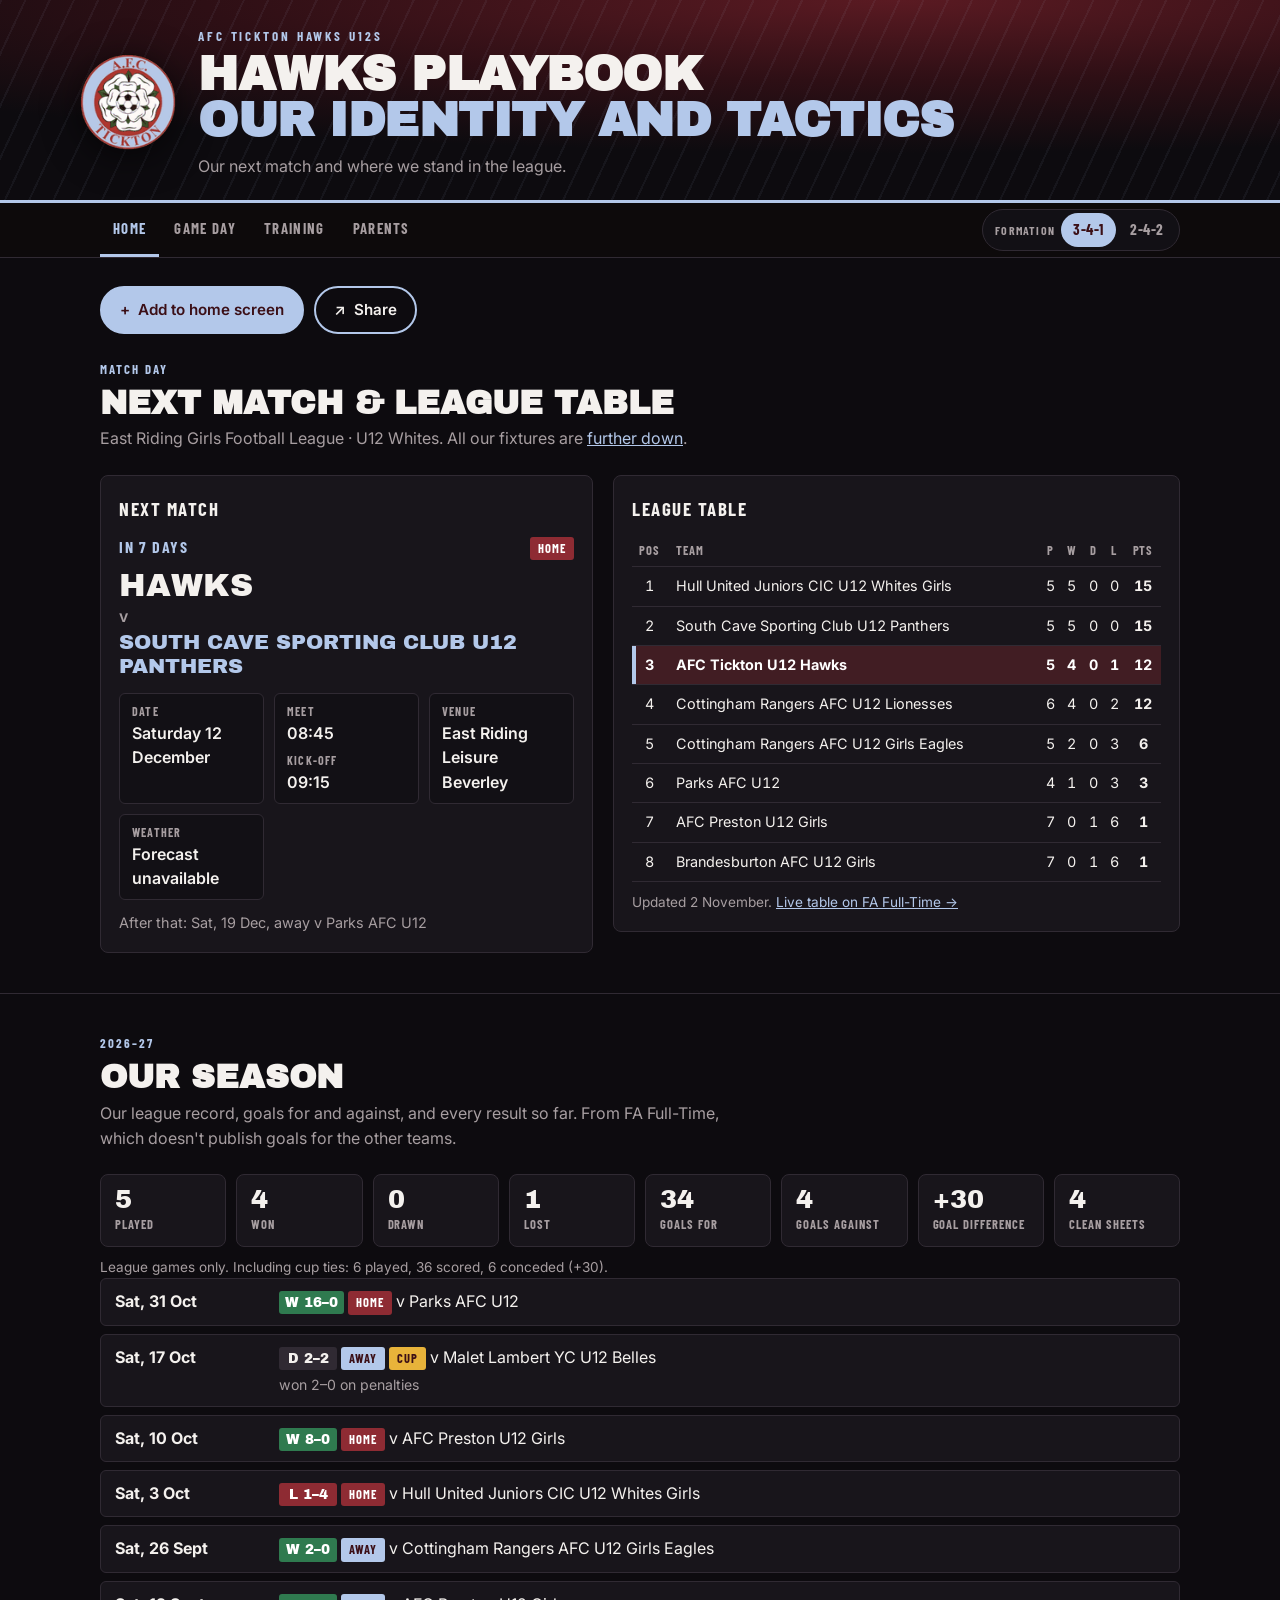
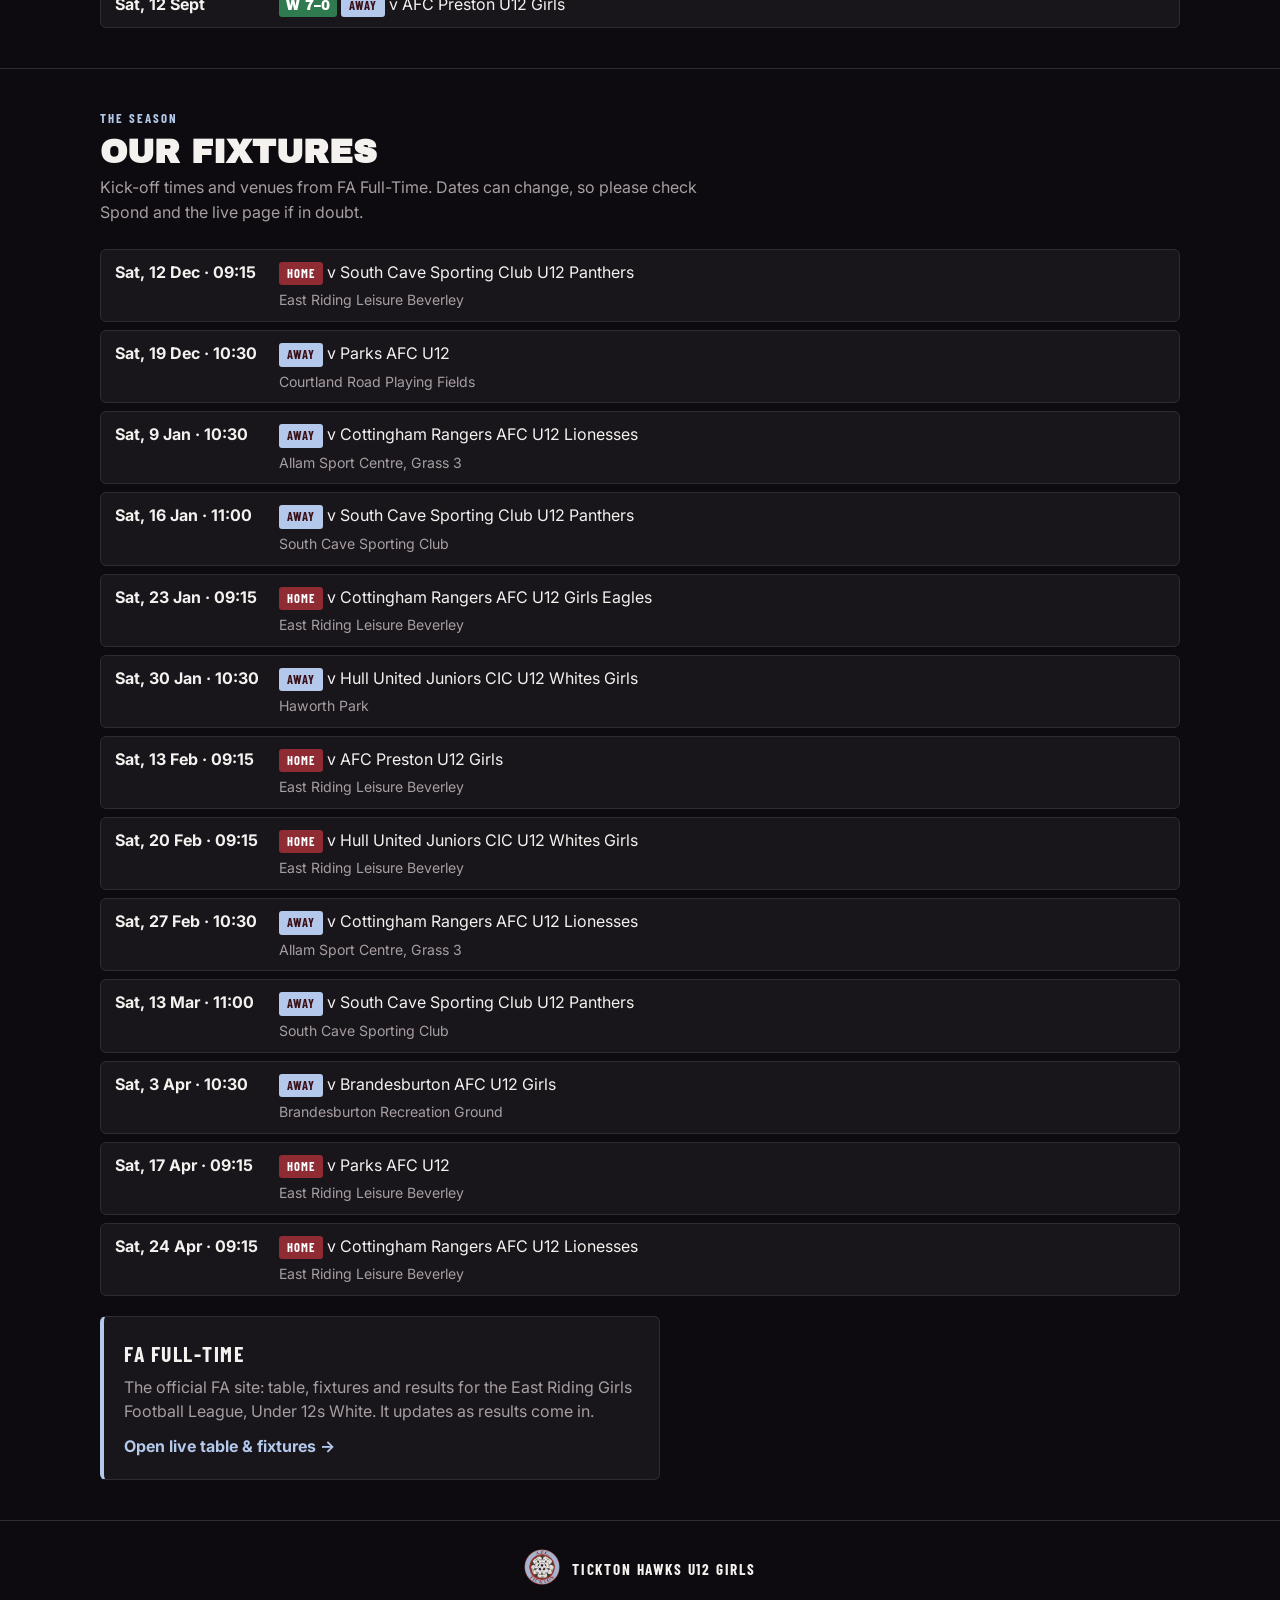
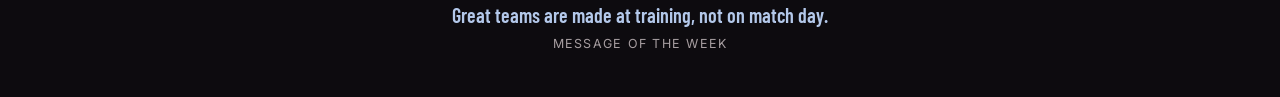
<file: index.html>
<!doctype html>
<html lang="en-GB">
<head>
<meta charset="utf-8">
<meta name="viewport" content="width=device-width, initial-scale=1">
<title>Hawks Playbook</title>
<meta name="description" content="AFC Tickton Hawks U12s playbook: our shape, our jobs and our set pieces.">
<link rel="icon" href="assets/crest.png">
<link rel="apple-touch-icon" href="assets/icon-180.png">
<link rel="manifest" href="manifest.webmanifest">
<meta name="theme-color" content="#8E2B33">
<meta name="apple-mobile-web-app-capable" content="yes">
<meta name="mobile-web-app-capable" content="yes">
<meta name="apple-mobile-web-app-title" content="Hawks">
<meta name="apple-mobile-web-app-status-bar-style" content="black">
<link rel="preconnect" href="https://fonts.googleapis.com">
<link rel="preconnect" href="https://fonts.gstatic.com" crossorigin>
<link href="https://fonts.googleapis.com/css2?family=Archivo+Black&family=Barlow+Condensed:wght@500;600;700&family=Inter:wght@400;500;600&display=swap" rel="stylesheet">
<link rel="stylesheet" href="assets/site.css">
</head>
<body>
<script src="assets/site.js" data-page="index" data-h1="Hawks Playbook" data-l2="Our Identity and Tactics" data-sub="Our next match and where we stand in the league."></script>

<section id="matchday">
  <div class="wrap">
    <div class="top-actions" data-app-actions></div>
    <p class="tag">Match day</p>
    <h2>Next match &amp; league table</h2>
    <p class="sec-note">East Riding Girls Football League · U12 Whites. All our fixtures are <a href="#fixtures">further down</a>.</p>
    <div class="matchday">
      <div class="panel"><h3>Next match</h3><div id="nextMatch"></div></div>
      <div class="panel"><h3>League table</h3><div id="leagueTable"></div></div>
    </div>
  </div>
</section>

<section id="season">
  <div class="wrap">
    <p class="tag">2026–27</p>
    <h2>Our season</h2>
    <p class="sec-note">Our league record, goals for and against, and every result so far. From FA Full-Time, which doesn't publish goals for the other teams.</p>
    <div id="ourSeason"></div>
  </div>
</section>

<section id="fixtures">
  <div class="wrap">
    <p class="tag">The season</p>
    <h2>Our fixtures</h2>
    <p class="sec-note">Kick-off times and venues from FA Full-Time. Dates can change, so please check Spond and the live page if in doubt.</p>
    <div id="fixtureList"></div>
    <a class="linkcard" style="margin-top:20px" href="https://fulltime.thefa.com/index.html?selectedSeason=552569340&amp;selectedFixtureGroupAgeGroup=11&amp;selectedDivision=674437591&amp;selectedCompetition=0" target="_blank" rel="noopener">
      <b>FA Full-Time</b>
      <span>The official FA site: table, fixtures and results for the East Riding Girls Football League, Under 12s White. It updates as results come in.</span>
      <em>Open live table &amp; fixtures →</em>
    </a>
  </div>
</section>

<script src="assets/league.js"></script>
<script src="assets/messages.js"></script>
<script>Hawks.actions(); Hawks.footer();</script>
</body>
</html>
</file>
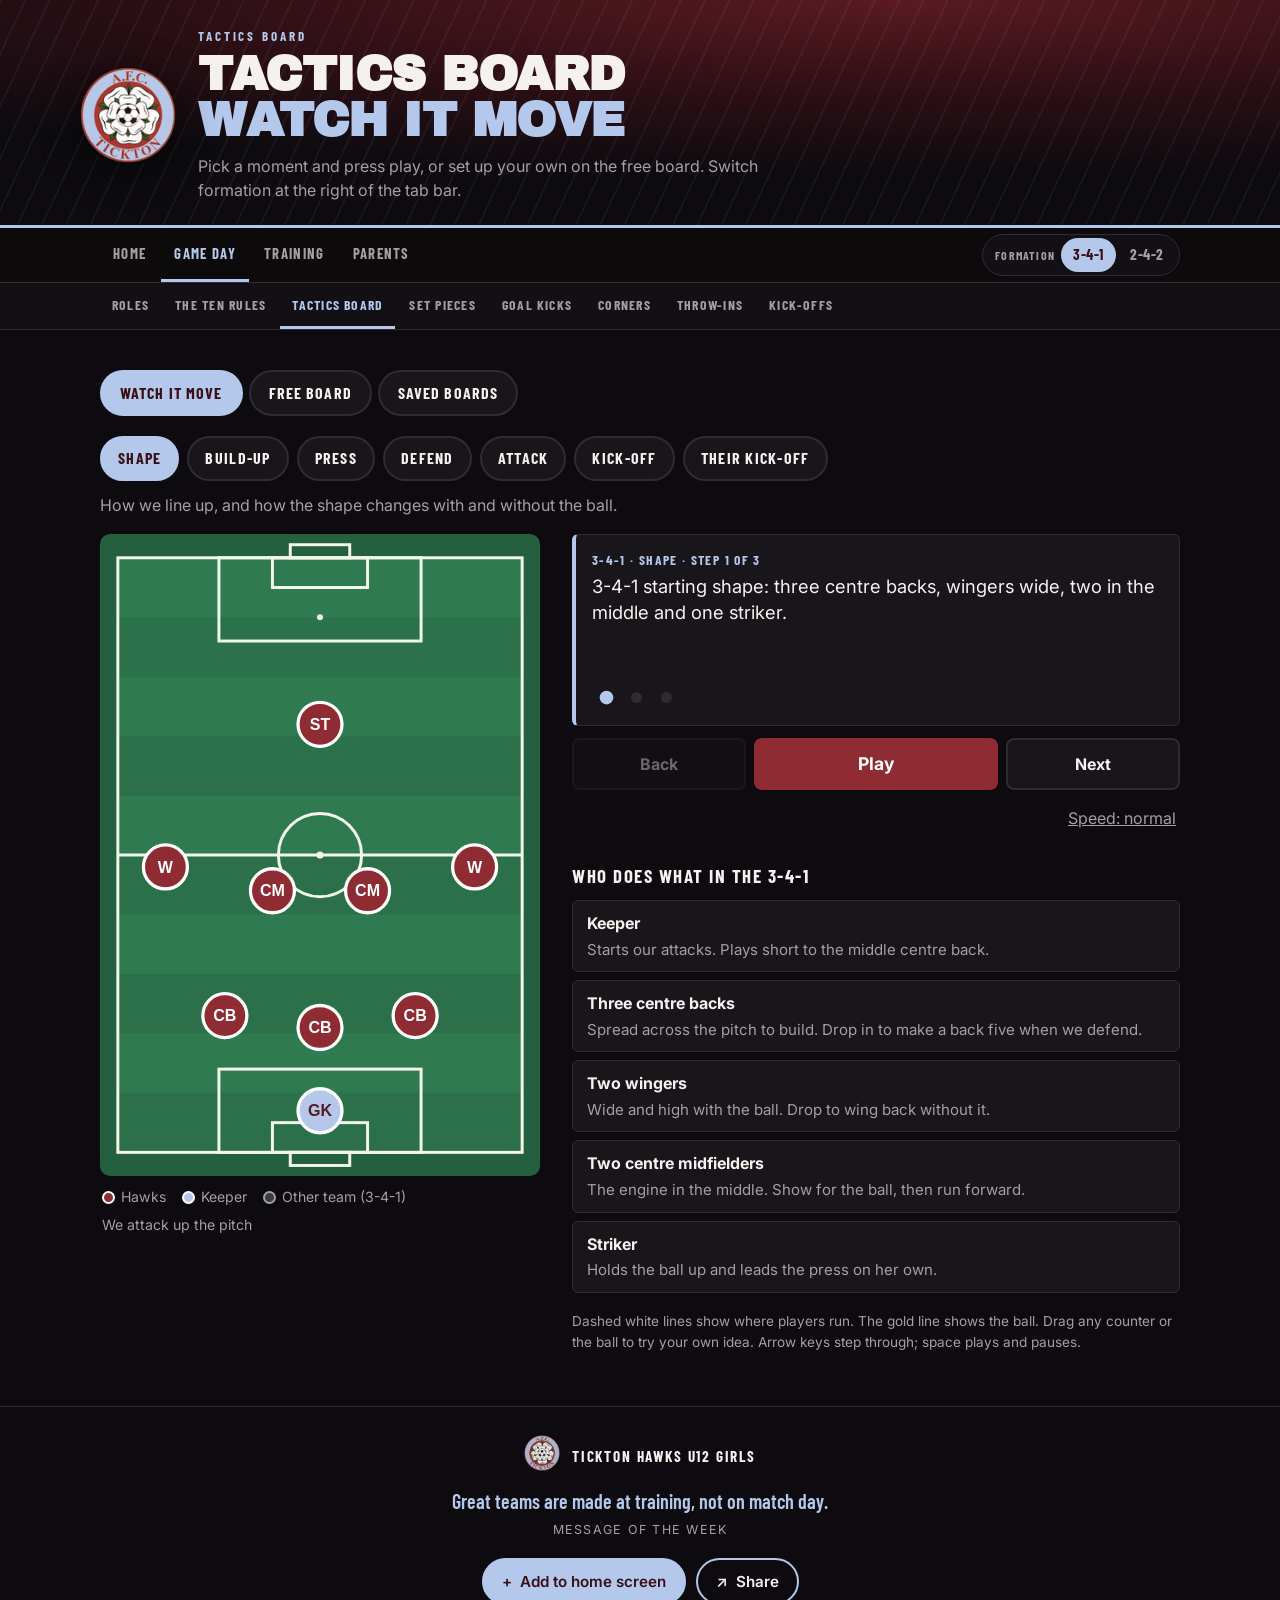
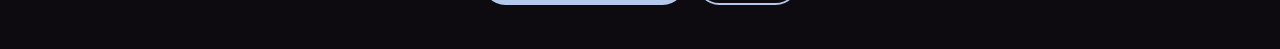
<file: board.html>
<!doctype html>
<html lang="en-GB">
<head>
<meta charset="utf-8">
<meta name="viewport" content="width=device-width, initial-scale=1">
<title>Hawks — Tactics Board</title>
<link rel="icon" href="assets/crest.png">
<link rel="apple-touch-icon" href="assets/icon-180.png">
<link rel="manifest" href="manifest.webmanifest">
<meta name="theme-color" content="#8E2B33">
<meta name="apple-mobile-web-app-capable" content="yes">
<meta name="mobile-web-app-capable" content="yes">
<meta name="apple-mobile-web-app-title" content="Hawks">
<meta name="apple-mobile-web-app-status-bar-style" content="black">
<link rel="preconnect" href="https://fonts.googleapis.com">
<link rel="preconnect" href="https://fonts.gstatic.com" crossorigin>
<link href="https://fonts.googleapis.com/css2?family=Archivo+Black&family=Barlow+Condensed:wght@500;600;700&family=Inter:wght@400;500;600&display=swap" rel="stylesheet">
<link rel="stylesheet" href="assets/site.css">
<style>
.scenes{display:flex;gap:8px;overflow-x:auto;padding:2px 0 8px;scrollbar-width:none}
.scenes::-webkit-scrollbar{display:none}
.scenes button{flex:0 0 auto;border:2px solid var(--line);background:var(--panel);border-radius:999px;padding:8px 16px;
  font-family:'Barlow Condensed',sans-serif;font-weight:700;text-transform:uppercase;letter-spacing:.08em;min-height:44px}
.scenes button[aria-pressed="true"]{background:var(--sky);border-color:var(--sky);color:#3B0F16}
.aim{margin:4px 0 16px;color:var(--mute)}
.stage{display:block}
.pitchcol{max-width:460px;margin:0 auto}
svg#pitch{display:block;width:100%;height:auto;border-radius:10px}
.legend{display:flex;flex-wrap:wrap;gap:6px 16px;margin:10px 2px 0;font-size:.88rem;color:var(--mute);align-items:center}
.legend i{display:inline-block;width:13px;height:13px;border-radius:50%;vertical-align:-2px;margin-right:6px}
.legend .us{background:#8e2b33;border:2px solid #fff}
.legend .gk{background:#b3c8ea;border:2px solid #fff}
.legend .them{background:#3a3a42;border:2px solid #a2a2ab}
.infocol{margin-top:16px}
.capbox{background:var(--panel);border:1px solid var(--line);border-left:4px solid var(--sky);border-radius:6px;padding:14px 16px}
.step{font-family:'Barlow Condensed',sans-serif;font-weight:700;text-transform:uppercase;letter-spacing:.1em;font-size:.85rem;color:var(--sky);margin:0 0 4px}
.capbox p.t{margin:0;font-size:1.15rem;line-height:1.4;min-height:5.5em}
.dots{display:flex;gap:2px;margin-top:8px}
.dots button{width:28px;height:28px;border:0;background:none;padding:0;display:grid;place-items:center}
.dots button::after{content:"";width:11px;height:11px;border-radius:50%;background:var(--line)}
.dots button[aria-current="step"]::after{background:var(--sky);transform:scale(1.25)}
.tr{display:grid;grid-template-columns:1fr 1.4fr 1fr;gap:8px;margin-top:12px}
.tr button{min-height:52px;border-radius:8px;border:2px solid var(--line);background:var(--panel);font-weight:700}
.tr button.go{background:var(--maroon);border-color:var(--maroon);color:#fff;font-size:1.1rem}
.tr button:disabled{opacity:.4;cursor:default}
.spd{margin-top:8px;display:flex;justify-content:flex-end}
.spd button{border:0;background:none;color:var(--mute);text-decoration:underline;padding:8px 4px;min-height:40px}
.broles{margin-top:22px}
.broles h3{margin-top:0}
.broles dl{margin:0;display:grid;gap:8px}
.broles .r{background:var(--panel);border:1px solid var(--line);border-radius:6px;padding:10px 14px}
.broles dt{font-weight:700}
.broles dd{margin:2px 0 0;color:var(--mute);font-size:.94rem}
.fine{margin-top:18px;font-size:.85rem;color:var(--mute)}
@media (min-width:860px){
  .stage{display:grid;grid-template-columns:minmax(0,440px) 1fr;gap:32px;align-items:start}
  .pitchcol{margin:0;max-width:none}
  .infocol{margin-top:0}
}
.ln{fill:none;stroke:#f2f5ec;stroke-width:.5}
.tp{stroke:#fff;stroke-width:.55;stroke-dasharray:1.3 1.2;opacity:.7;fill:none}
.to{stroke:#a2a2ab;stroke-width:.5;stroke-dasharray:1.3 1.2;opacity:.55;fill:none}
.tb{stroke:#e8b33a;stroke-width:.85;stroke-dasharray:1.6 1.2;fill:none}
.lbl{font-family:Arial,sans-serif;font-weight:800;font-size:2.7px;fill:#fff;text-anchor:middle}
.lbl.k{fill:#5a1a22}
.lbl.o{fill:#e6e6ea;font-size:2.4px}
#pitch [data-drag],#free [data-k]{cursor:grab}
#pitch [data-drag]:active,#free [data-k]:active{cursor:grabbing}
.spd{gap:10px;align-items:center}

/* mode switch + free board toolbar */
.seg{display:flex;flex-wrap:wrap;gap:6px;align-items:center}
.seg button{border:2px solid var(--line);background:var(--panel);border-radius:999px;padding:6px 13px;min-height:40px;
  font-family:'Barlow Condensed',sans-serif;font-weight:700;text-transform:uppercase;letter-spacing:.07em;font-size:.92rem}
.seg button[aria-pressed="true"]{background:var(--sky);border-color:var(--sky);color:#3B0F16}
.seg .sl{font-family:'Barlow Condensed',sans-serif;font-weight:700;text-transform:uppercase;letter-spacing:.1em;
  font-size:.8rem;color:var(--mute);min-width:42px}
.modes{margin:0 0 18px}
.modes button{min-height:46px;padding:8px 18px;font-size:1rem}
.ftools{display:grid;gap:8px;margin:0 0 12px}
.seg button.fs{background:var(--maroon);border-color:var(--maroon);color:#fff}
.fpitch{max-width:460px}
svg#free{display:block;width:100%;height:auto;border-radius:10px;touch-action:none;user-select:none;-webkit-user-select:none}
.fb.draw svg#free{cursor:crosshair}
.fr{fill:none;stroke:#fff;stroke-width:.6;stroke-dasharray:1.6 1.2;stroke-linecap:round}
.fp{fill:none;stroke:#e8b33a;stroke-width:.8;stroke-linecap:round}
/* full screen: the free board fills the screen (real full screen where the phone allows it) */
html.noscroll,html.noscroll body{overflow:hidden}
.fb.full{position:fixed;inset:0;z-index:100;background:var(--ink);display:flex;flex-direction:column;gap:8px;
  padding:max(8px,env(safe-area-inset-top)) max(8px,env(safe-area-inset-right)) max(8px,env(safe-area-inset-bottom)) max(8px,env(safe-area-inset-left))}
.fb.full .ftools{display:flex;flex-wrap:wrap;gap:6px 14px;margin:0}
.fb.full .seg button{min-height:36px;padding:4px 11px;font-size:.85rem}
.fb.full .fpitch{flex:1 1 auto;min-height:0;max-width:none}
.fb.full svg#free{width:100%;height:100%}
.fb.full .legend{display:none}
/* steps and saved boards */
.seg button.sv{background:var(--sky);border-color:var(--sky);color:#3B0F16}
.seg button:disabled{opacity:.4;cursor:default}
.si{font-size:.85rem;color:var(--mute);margin-left:4px}
.fb.playing svg#free{pointer-events:none}
.sb-grid{display:grid;grid-template-columns:repeat(auto-fill,minmax(150px,1fr));gap:12px}
@media(min-width:700px){.sb-grid{grid-template-columns:repeat(auto-fill,minmax(220px,1fr));gap:14px}}
.sb{background:var(--panel);border:1px solid var(--line);border-radius:8px;overflow:hidden;display:flex;flex-direction:column}
.sb svg{display:block;width:100%;height:auto;background:#2f7a4f}
.sb-b{padding:12px 14px;display:grid;gap:8px}
.sb-n{font-family:'Barlow Condensed',sans-serif;font-weight:700;text-transform:uppercase;letter-spacing:.06em;font-size:1.1rem;margin:0}
.sb-m{color:var(--mute);font-size:.85rem;margin:0}
.sb-empty{background:var(--panel);border:1px dashed var(--line);border-radius:8px;padding:18px;color:var(--mute)}
</style>
</head>
<body>
<script src="assets/site.js" data-page="board" data-eyebrow="Tactics board" data-h1="Tactics Board" data-l2="Watch It Move" data-sub="Pick a moment and press play, or set up your own on the free board. Switch formation at the right of the tab bar."></script>

<section>
  <div class="wrap">
    <div class="seg modes" role="group" aria-label="Board">
      <button type="button" data-mode="watch" aria-pressed="true">Watch it move</button>
      <button type="button" data-mode="free" aria-pressed="false">Free board</button>
      <button type="button" data-mode="saved" aria-pressed="false">Saved boards</button>
    </div>

    <div id="watchMode">
    <div class="scenes" id="tabs" role="group" aria-label="Moment"></div>
    <p class="aim" id="aim"></p>

    <div class="stage">
      <div class="pitchcol">
        <svg id="pitch" viewBox="-3 -4 74 108" role="img" aria-label="Animated tactics pitch">
          <defs>
            <marker id="aw" viewBox="0 0 6 6" refX="5" refY="3" markerWidth="4.2" markerHeight="4.2" orient="auto"><path d="M0,0.5 L6,3 L0,5.5 z" fill="#fff"/></marker>
            <marker id="ag" viewBox="0 0 6 6" refX="5" refY="3" markerWidth="3.2" markerHeight="3.2" orient="auto"><path d="M0,0.5 L6,3 L0,5.5 z" fill="#e8b33a"/></marker>
            <marker id="ab" viewBox="0 0 6 6" refX="5" refY="3" markerWidth="4" markerHeight="4" orient="auto"><path d="M0,0.5 L6,3 L0,5.5 z" fill="#a2a2ab"/></marker>
          </defs>
          <rect x="-3" y="-4" width="74" height="108" fill="#24603f"/>
          <rect x="0" y="0" width="68" height="100" fill="#2f7a4f"/>
          <g fill="#000" opacity=".07"><rect x="0" y="10" width="68" height="10"/><rect x="0" y="30" width="68" height="10"/><rect x="0" y="50" width="68" height="10"/><rect x="0" y="70" width="68" height="10"/><rect x="0" y="90" width="68" height="10"/></g>
          <g class="ln">
            <rect x="0" y="0" width="68" height="100"/>
            <line x1="0" y1="50" x2="68" y2="50"/>
            <circle cx="34" cy="50" r="7"/>
            <rect x="17" y="0" width="34" height="14"/><rect x="26" y="0" width="16" height="5"/>
            <rect x="17" y="86" width="34" height="14"/><rect x="26" y="95" width="16" height="5"/>
            <rect x="29" y="-2.2" width="10" height="2.2"/><rect x="29" y="100" width="10" height="2.2"/>
          </g>
          <g fill="#f2f5ec"><circle cx="34" cy="50" r=".6"/><circle cx="34" cy="10" r=".5"/><circle cx="34" cy="90" r=".5"/></g>
          <g id="trails"></g>
          <g id="opp"></g>
          <g id="us"></g>
          <circle id="ball" r="1.7" fill="#fff" stroke="#18211c" stroke-width=".4"/>
        </svg>
        <div class="legend">
          <span><i class="us"></i>Hawks</span><span><i class="gk"></i>Keeper</span><span><i class="them"></i>Other team (3-4-1)</span><span>We attack up the pitch</span>
        </div>
      </div>

      <div class="infocol">
        <div class="capbox" aria-live="polite">
          <p class="step" id="stepLbl"></p>
          <p class="t" id="capTxt"></p>
          <div class="dots" id="dots"></div>
        </div>
        <div class="tr">
          <button id="bBack" type="button">Back</button>
          <button id="bPlay" class="go" type="button">Play</button>
          <button id="bNext" type="button">Next</button>
        </div>
        <div class="spd"><button id="bReset" type="button" hidden>Reset this step</button><button id="bSpd" type="button">Speed: normal</button></div>
        <div class="broles" id="roles"></div>
        <p class="fine">Dashed white lines show where players run. The gold line shows the ball. Drag any counter or the ball to try your own idea. Arrow keys step through; space plays and pauses.</p>
      </div>
    </div>
    </div>

    <div id="freeMode" hidden>
      <p class="aim">Drag the counters and the ball to set up any moment. Pick a pen to draw runs and passes. Your board is saved on this device.</p>
      <div class="fb" id="fb">
        <div class="ftools">
          <div class="seg" role="group" aria-label="Our formation"><span class="sl">Us</span><button type="button" data-us="f341">3-4-1</button><button type="button" data-us="f242">2-4-2</button></div>
          <div class="seg" role="group" aria-label="Their formation"><span class="sl">Them</span><button type="button" data-them="f341">3-4-1</button><button type="button" data-them="f242">2-4-2</button><button type="button" data-them="off">Hide</button></div>
          <div class="seg" role="group" aria-label="Tool"><span class="sl">Tool</span><button type="button" data-tool="move">Move</button><button type="button" data-tool="run">Draw run</button><button type="button" data-tool="pass">Draw pass</button></div>
          <div class="seg" role="group" aria-label="Start from"><span class="sl">Start</span><button type="button" data-preset="kick">Kick-off</button><button type="button" data-preset="corner">Corner</button><button type="button" data-preset="defcorner">Their corner</button></div>
          <div class="seg"><button type="button" id="fUndo">Undo line</button><button type="button" id="fClear">Clear lines</button><button type="button" id="fReset">Reset</button><button type="button" id="fFull" class="fs">Full screen</button></div>
          <div class="seg" role="group" aria-label="Steps"><span class="sl">Steps</span><button type="button" id="fAddStep">+ Add step</button><button type="button" id="fPlay">&#9654; Play</button><button type="button" id="fClearSteps">Clear steps</button><button type="button" id="fSaveBoard" class="sv">Save board</button><span class="si" id="fStepInfo" aria-live="polite"></span></div>
        </div>
        <div class="fpitch">
          <svg id="free" viewBox="-3 -4 74 108" role="img" aria-label="Free tactics board">
            <defs>
              <marker id="fw" viewBox="0 0 6 6" refX="5" refY="3" markerWidth="4.2" markerHeight="4.2" orient="auto"><path d="M0,0.5 L6,3 L0,5.5 z" fill="#fff"/></marker>
              <marker id="fg" viewBox="0 0 6 6" refX="5" refY="3" markerWidth="3.6" markerHeight="3.6" orient="auto"><path d="M0,0.5 L6,3 L0,5.5 z" fill="#e8b33a"/></marker>
            </defs>
            <rect x="-3" y="-4" width="74" height="108" fill="#24603f"/>
            <rect x="0" y="0" width="68" height="100" fill="#2f7a4f"/>
            <g fill="#000" opacity=".07"><rect x="0" y="10" width="68" height="10"/><rect x="0" y="30" width="68" height="10"/><rect x="0" y="50" width="68" height="10"/><rect x="0" y="70" width="68" height="10"/><rect x="0" y="90" width="68" height="10"/></g>
            <g class="ln">
              <rect x="0" y="0" width="68" height="100"/>
              <line x1="0" y1="50" x2="68" y2="50"/>
              <circle cx="34" cy="50" r="7"/>
              <rect x="17" y="0" width="34" height="14"/><rect x="26" y="0" width="16" height="5"/>
              <rect x="17" y="86" width="34" height="14"/><rect x="26" y="95" width="16" height="5"/>
              <rect x="29" y="-2.2" width="10" height="2.2"/><rect x="29" y="100" width="10" height="2.2"/>
            </g>
            <g fill="#f2f5ec"><circle cx="34" cy="50" r=".6"/><circle cx="34" cy="10" r=".5"/><circle cx="34" cy="90" r=".5"/></g>
            <g id="fLines"></g>
            <g id="fOpp"></g>
            <g id="fUs"></g>
            <circle id="fBall" data-k="b" r="1.7" fill="#fff" stroke="#18211c" stroke-width=".4"/>
          </svg>
        </div>
        <div class="legend">
          <span><i class="us"></i>Hawks</span><span><i class="gk"></i>Keeper</span><span><i class="them"></i>Other team</span><span>We attack up the pitch</span>
        </div>
      </div>
      <p class="fine">To animate: set the board up and tap <b>Add step</b>. Move players, the ball and lines, then <b>Add step</b> again, as many times as you like. <b>Play</b> moves smoothly from step to step. <b>Save board</b> keeps it in Saved boards on this device.</p>
    </div>

    <div id="savedMode" hidden>
      <p class="aim">Boards you've saved on this device. Open one to change it on the free board, or play it if it has steps.</p>
      <div id="savedList"></div>
    </div>
  </div>
</section>

<script>
(function(){
"use strict";
var NS="http://www.w3.org/2000/svg";
function $(s){return document.querySelector(s);}
function el(n,a,p){var e=document.createElementNS(NS,n);for(var k in a){e.setAttribute(k,a[k]);}if(p){p.appendChild(e);}return e;}
function om(o,m){return o.map(function(a,i){return m[i]?m[i].slice():a.slice();});}
function cp(o){return o.map(function(a){return a.slice();});}

/* opposition shapes, all 3-4-1. They attack down the page.
   Order: 0 keeper, 1-3 centre backs (left, middle, right as we look up the pitch), 4-5 wingers (left, right),
   6-7 centre mids (left, right), 8 striker. "o4" in a step means the ball is with their left winger, and so on. */
var OPP_NAMES=["GK","CB","CB","CB","W","W","CM","CM","ST"];
var OPP_PRESS=[[34,11],[20,21],[34,20],[48,21],[12,42],[56,42],[24,46],[34,62],[34,71]];
var OPP_BUILD=[[34,8],[20,22],[34,17],[48,22],[6,36],[62,36],[24,42],[40,40],[42,68]];
var OPP_ATT=[[34,22],[20,34],[34,36],[48,34],[8,54],[60,52],[20,46],[48,44],[34,62]];
var OPP_DEF=[[34,6],[16,22],[34,18],[52,22],[10,36],[58,36],[28,34],[42,36],[30,52]];
var OPP_BOX=[[34,5],[22,14],[34,12],[50,14],[15,28],[52,32],[26,30],[42,30],[34,42]];
/* their shape at our kick-off, as the coaches set it out on the free board */
var OPP_KO341=[[34,7],[21.3,18.5],[34,15.3],[44,20.7],[6.6,46.9],[59,45.7],[27.1,30.8],[42.4,32.8],[34.2,41.5]];
var OPP_KO242=[[34,7],[18,16.4],[34,15.3],[50,16.4],[8,43.5],[59.4,43.7],[26,28.9],[41,37.7],[34,42]];
/* their kick-off, as the coaches set it out */
var OPP_THEIRKO=[[34,7],[18,28.1],[33.9,22.8],[51.3,26.9],[10.3,46.7],[58.6,46.4],[28.4,35.3],[40.1,35.5],[34,45.4]];

/* scene "key" is used for links from other pages, e.g. board.html#press */
var FORMS={
 f242:{
  label:"2-4-2",
  ids:["GK","LCB","RCB","LWB","RWB","LCM","RCM","TEN","NINE"],
  names:{GK:"GK",LCB:"CB",RCB:"CB",LWB:"WB",RWB:"WB",LCM:"CM",RCM:"CM",TEN:"10",NINE:"9"},
  base:{GK:[34,93],LCB:[24,76],RCB:[44,76],LWB:[8,56],RWB:[60,56],LCM:[25,56],RCM:[43,56],TEN:[27,35],NINE:[41,27]},
  roles:[
   ["Keeper","Starts our attacks and sweeps up behind the back line."],
   ["Two centre backs","Split wide to build from the back. Cover behind the wing backs."],
   ["Two wing backs","Own the whole side. High and wide with the ball, back in the line without it."],
   ["Two centre midfielders","Link defence to attack. Show for the ball in the gaps."],
   ["The 10","Plays between their lines and feeds the 9."],
   ["The 9","Leads the press. First runner in behind."]
  ],
  scenes:[
   {key:"shape",name:"Shape",aim:"How we line up, and how the shape changes with and without the ball.",steps:[
    {c:"2-4-2 starting shape: two centre backs, four across the middle with the wing backs wide, then the 10 and the 9.",o:null,b:null},
    {c:"With the ball we stretch out. Wing backs go high and wide. The 10 and 9 pin their defenders back.",p:{GK:[34,84],LCB:[22,66],RCB:[46,66],LWB:[6,40],RWB:[62,40],LCM:[26,50],RCM:[42,50],TEN:[28,28],NINE:[40,20]}},
    {c:"Without the ball we shrink. A tight four across the middle, two centre backs behind, the 10 and 9 screening in front.",p:{GK:[34,93],LCB:[26,78],RCB:[42,78],LWB:[12,66],RWB:[56,66],LCM:[27,66],RCM:[41,66],TEN:[28,50],NINE:[40,48]}}
   ]},
   {key:"build-up",name:"Build-up",aim:"Getting out from the keeper when the other team presses us.",steps:[
    {c:"Keeper has the ball. Two of their players are coming to press.",o:OPP_PRESS,b:"GK",p:{}},
    {c:"Centre backs split wide. Wing backs stay high and wide. Midfielders show in the gaps.",p:{LCB:[14,80],RCB:[54,80],LWB:[6,60],RWB:[62,60],LCM:[25,66],RCM:[43,66],TEN:[26,38],NINE:[42,36]}},
    {c:"Keeper passes to a centre back. Their press has to run across.",b:"LCB",o:function(o){return om(o,{8:[20,72],7:[32,70],6:[24,52]});}},
    {c:"Next pass goes into the midfielder in the gap, behind their first line.",b:"LCM",p:{LCM:[24,62]},o:function(o){return om(o,{8:[18,73],7:[30,74],6:[20,56]});}},
    {c:"Turn and play forward to the wing back. We have beaten the press.",b:"LWB",p:{LWB:[6,50],TEN:[22,40],NINE:[38,28]},o:function(o){return om(o,{6:[19,57],7:[34,64],4:[12,56],5:[56,50]});}}
   ]},
   {key:"press",name:"Press",aim:"Winning the ball back high up the pitch.",steps:[
    {c:"Their keeper has the ball. We squeeze up. The 9 waits by their middle centre back, the 10 on her own side by their left centre back.",o:OPP_BUILD,b:"o0",p:{GK:[34,70],LCB:[29,58],RCB:[39,58],LWB:[10,46],RWB:[58,46],LCM:[25,52],RCM:[43,52],TEN:[24,30],NINE:[36,25]}},
    {c:"Trigger: the keeper passes to their middle centre back. The 9 closes her down, curving her run so the only pass is out wide.",b:"o2",p:{NINE:[39,22]}},
    {c:"She's forced wide to their left centre back. The 9 curves across to block the pass back to the middle, and the 10 presses the ball. They don't cross.",b:"o1",p:{NINE:[27,20],TEN:[22,29],LWB:[10,42],RWB:[58,42]}},
    {c:"No way back inside, so she plays it wide to their winger. The wing back jumps to her, midfield slides across and traps her on the touchline.",b:"o4",p:{LWB:[13,38],LCM:[18,47],RCM:[34,48],NINE:[27,22],TEN:[20,31],LCB:[24,56],RCB:[36,56],RWB:[50,44],GK:[30,66]}},
    {c:"Ball won. Our midfielder takes it while they are still facing the wrong way.",b:"LCM",p:{LCM:[18,45]},o:function(o){return om(o,{4:[6,40],6:[28,39]});}},
    {c:"Quick pass to the 10. The 9 runs in behind.",b:"TEN",p:{TEN:[24,32],NINE:[30,14]},o:function(o){return om(o,{1:[20,25],2:[39,21],3:[48,20]});}}
   ]},
   {key:"defend",name:"Defend",aim:"Staying compact when they have the ball in our half.",steps:[
    {c:"Two banks. The 10 and 9 screen in front, four across the middle, two centre backs behind.",o:OPP_ATT,b:"o8",p:{GK:[34,93],LCB:[26,80],RCB:[42,80],LWB:[10,68],LCM:[26,68],RCM:[42,68],RWB:[58,68],TEN:[28,52],NINE:[40,50]}},
    {c:"Ball switches wide to their right winger. The whole team slides across together.",b:"o5",p:{GK:[38,93],LCB:[34,80],RCB:[50,80],LWB:[20,68],LCM:[36,68],RCM:[50,68],RWB:[62,68],TEN:[36,52],NINE:[48,50]},o:function(o){return om(o,{8:[44,62],6:[28,58],7:[55,43]});}},
    {c:"Wing back closes the ball. Centre back covers behind her. Far side tucks in.",p:{RWB:[55,68],RCB:[50,78],LCB:[36,79],RCM:[46,70],LCM:[30,70],LWB:[16,68]},o:function(o){return om(o,{5:[60,64]});}},
    {c:"She blocks it. We win the ball and play to the midfielder.",b:"RCM",o:function(o){return om(o,{5:[60,74],8:[42,63]});}}
   ]},
   {key:"attack",name:"Attack",aim:"Getting the ball wide and into the box.",steps:[
    {c:"Midfielder has the ball. Wing backs are wide. The 10 and 9 sit between their lines.",o:OPP_DEF,b:"LCM",p:{GK:[34,88],LCB:[24,70],RCB:[44,70],LWB:[8,52],RWB:[60,52],LCM:[25,58],RCM:[43,58],TEN:[26,42],NINE:[42,28]}},
    {c:"Pass into the 10’s feet. The 9 stays on their middle centre back.",b:"TEN",p:{TEN:[28,40],LCM:[27,52]},o:function(o){return om(o,{6:[35,38],8:[32,59]});}},
    {c:"10 plays it wide to the wing back, who runs forward on the outside.",b:"LWB",p:{LWB:[8,36],TEN:[30,36],LCM:[27,46]},o:function(o){return om(o,{4:[16,37],1:[16,25],6:[38,38],7:[46,34]});}},
    {c:"Cross comes in. The 9 goes near post, the 10 far post, the wing back arrives at the back, a midfielder waits on the edge.",b:"NINE",o:OPP_BOX,p:{LWB:[8,24],NINE:[29,18],TEN:[44,20],RWB:[58,26],LCM:[34,30],RCM:[44,40],LCB:[24,56],RCB:[44,56],GK:[34,80]}},
    {c:"The 9 finishes. Everyone else is ready for the rebound.",b:[34,3],p:{NINE:[31,12]},o:function(o){return om(o,{2:[38,15]});}}
   ]},
   {key:"kick-off",name:"Kick-off",aim:"Our kick-off: a high ball down our left for the wing back to chase.",steps:[
    {c:"Kick-off. The 9 on the ball, the 10 just behind, wing backs wide on halfway.",o:OPP_KO242,b:"NINE",p:{GK:[34,93],LCB:[22.3,79.3],RCB:[45.1,79.9],LWB:[8.2,50.7],RWB:[60.2,50.5],LCM:[21.6,65.3],RCM:[45.2,63.2],TEN:[32.6,56.3],NINE:[35.9,48]}},
    {c:"The 9 taps it back to the 10.",b:"TEN"},
    {c:"The 10 plays a high ball into their right-back area. The left wing back sprints onto it, the 9 and 10 follow up, the right wing back comes infield, a centre mid runs forward, the other moves to the centre circle and the centre backs push up.",b:[10.6,20],p:{LWB:[7.9,16.1],TEN:[35,22.5],NINE:[26.8,15.4],RCM:[32.1,33.2],LCM:[32.7,48.5],RWB:[48,23],RCB:[44.1,64.7],LCB:[22.2,62.9]}},
    {c:"If it breaks down, we drop back into shape.",b:"o1",p:{GK:[34,93],LCB:[24,76],RCB:[44,76],LWB:[8,56],RWB:[60,56],LCM:[25,56],RCM:[43,56],TEN:[27,40],NINE:[41,31]}}
   ]},
   {key:"their-kick-off",name:"Their kick-off",aim:"Their kick-off: hold our shape, then press when they play it back.",steps:[
    {c:"Their kick-off. We hold our shape, ready to press.",o:OPP_THEIRKO,b:[34,48.6],p:{GK:[34,93],LCB:[24,83],RCB:[44,83],LWB:[8.5,53.5],RWB:[59.2,54.3],LCM:[17.9,69.9],RCM:[49.6,70.2],TEN:[27,58.7],NINE:[41,54]}},
    {c:"They play it back to a centre mid: that's the trigger. The 9 and 10 hunt the ball, the wing backs step in front of their wingers, the centre mids form the spine and the centre backs step up a little.",b:"o7",p:{NINE:[39.3,42],TEN:[28,43.5],LWB:[15,51],RWB:[54,51],LCM:[29.5,62.5],RCM:[38.5,62.5],LCB:[25,76],RCB:[43,76]}},
    {c:"If the ball goes wide to their winger, the wing back follows her.",b:"o4",p:{LWB:[13.5,52.6]},o:function(o){return om(o,{4:[8.5,47.5]});}}
   ]}
  ]
 },
 f341:{
  label:"3-4-1",
  ids:["GK","LCB","CB","RCB","LW","LCM","RCM","RW","ST"],
  names:{GK:"GK",LCB:"CB",CB:"CB",RCB:"CB",LW:"W",LCM:"CM",RCM:"CM",RW:"W",ST:"ST"},
  base:{GK:[34,93],LCB:[18,77],CB:[34,79],RCB:[50,77],LW:[8,52],LCM:[26,56],RCM:[42,56],RW:[60,52],ST:[34,28]},
  roles:[
   ["Keeper","Starts our attacks. Plays short to the middle centre back."],
   ["Three centre backs","Spread across the pitch to build. Drop in to make a back five when we defend."],
   ["Two wingers","Wide and high with the ball. Drop to wing back without it."],
   ["Two centre midfielders","The engine in the middle. Show for the ball, then run forward."],
   ["Striker","Holds the ball up and leads the press on her own."]
  ],
  scenes:[
   {key:"shape",name:"Shape",aim:"How we line up, and how the shape changes with and without the ball.",steps:[
    {c:"3-4-1 starting shape: three centre backs, wingers wide, two in the middle and one striker.",o:null,b:null},
    {c:"With the ball the wingers push high and wide. The back three spread out and the striker stays up front.",p:{GK:[34,86],LCB:[16,68],CB:[34,72],RCB:[52,68],LW:[6,38],LCM:[26,50],RCM:[42,50],RW:[62,38],ST:[34,22]}},
    {c:"Without the ball the wingers drop back and we become a back five, with two midfielders and the striker in front.",p:{GK:[34,93],LW:[10,72],LCB:[24,78],CB:[34,80],RCB:[44,78],RW:[58,72],LCM:[27,64],RCM:[41,64],ST:[34,50]}}
   ]},
   {key:"build-up",name:"Build-up",aim:"Getting out from the keeper when the other team presses us.",steps:[
    {c:"Keeper has the ball. Two of their players are coming to press.",o:OPP_PRESS,b:"GK",p:{}},
    {c:"Back three spread across. Wingers stay wide and high to stretch them. Midfielders show in the gaps.",p:{LCB:[12,80],CB:[34,84],RCB:[56,80],LW:[6,50],RW:[62,50],LCM:[24,64],RCM:[44,64],ST:[34,34]}},
    {c:"Short pass to the middle centre back. The keeper has become an extra player.",b:"CB",o:function(o){return om(o,{8:[30,72],7:[40,70]});}},
    {c:"Switch to the wide centre back. Their press has to travel.",b:"LCB",o:function(o){return om(o,{8:[18,74],7:[30,72],6:[24,52]});}},
    {c:"Pass into the midfielder in the gap, behind their first line.",b:"LCM",p:{LCM:[22,62]},o:function(o){return om(o,{8:[16,73],7:[28,74],6:[18,55]});}},
    {c:"Turn and play to the winger running forward. We have beaten the press.",b:"LW",p:{LW:[6,44],ST:[34,30]},o:function(o){return om(o,{6:[16,60],4:[12,54]});}}
   ]},
   {key:"press",name:"Press",aim:"Winning the ball back high up the pitch.",steps:[
    {c:"Their keeper has the ball. We squeeze up. The striker waits in front of their back three.",o:OPP_BUILD,b:"o0",p:{GK:[34,76],LCB:[20,60],CB:[34,62],RCB:[48,60],LW:[8,46],LCM:[24,52],RCM:[44,52],RW:[60,46],ST:[34,28]}},
    {c:"Trigger: the pass goes to their left centre back. The striker closes her down and shows her the touchline. Wingers squeeze.",b:"o1",p:{ST:[26,26],LW:[10,42],RW:[52,36]}},
    {c:"She plays it wide to their winger. Our left winger jumps to her, midfield slides across and the back three step up.",b:"o4",p:{LW:[13,38],LCM:[19,47],ST:[30,28],LCB:[18,58],CB:[32,60],RCB:[46,58],RCM:[36,48],RW:[48,40]}},
    {c:"Ball won. Our midfielder takes it while they are still facing the wrong way.",b:"LCM",p:{LCM:[19,46]},o:function(o){return om(o,{4:[6,40],6:[28,39]});}},
    {c:"Quick pass to the striker. Wingers run beyond her.",b:"ST",p:{ST:[30,22],RW:[52,30],LW:[10,36]},o:function(o){return om(o,{1:[20,25],2:[39,21],3:[48,20],4:[4,44]});}}
   ]},
   {key:"defend",name:"Defend",aim:"Staying compact when they have the ball in our half.",steps:[
    {c:"Back five. Wingers drop in as wing backs. Two midfielders in front, the striker screening.",o:OPP_ATT,b:"o8",p:{GK:[34,93],LW:[10,72],LCB:[24,80],CB:[34,82],RCB:[44,80],RW:[58,72],LCM:[26,68],RCM:[42,68],ST:[34,52]}},
    {c:"Ball switches wide to their right winger. The whole team slides across together.",b:"o5",p:{GK:[38,93],LW:[18,72],LCB:[30,80],CB:[40,82],RCB:[50,80],RW:[62,70],LCM:[34,68],RCM:[48,68],ST:[44,52]},o:function(o){return om(o,{8:[44,62],6:[28,58],7:[55,43]});}},
    {c:"Right winger closes the ball. Centre backs cover behind her. Far side tucks in.",p:{RW:[55,68],RCB:[50,78],CB:[41,80],LCB:[31,79],RCM:[46,68],LCM:[34,68],LW:[22,72]},o:function(o){return om(o,{5:[60,64]});}},
    {c:"She blocks it. We win the ball and play to the midfielder.",b:"RCM",o:function(o){return om(o,{5:[60,74],8:[42,63]});}}
   ]},
   {key:"attack",name:"Attack",aim:"Getting the ball wide and into the box.",steps:[
    {c:"Midfielder has the ball. Wingers are high and wide. The striker sits between their lines.",o:OPP_DEF,b:"LCM",p:{GK:[34,88],LCB:[18,72],CB:[34,74],RCB:[50,72],LW:[8,48],LCM:[26,58],RCM:[42,58],RW:[60,48],ST:[34,46]}},
    {c:"Pass into the striker’s feet. She holds it up with her back to goal.",b:"ST",p:{LCM:[28,52],RCM:[40,52]},o:function(o){return om(o,{8:[32,59]});}},
    {c:"Lay it off, then the winger runs beyond. The ball goes into the space down the line.",b:"LW",p:{LW:[7,36],LCM:[28,44]},o:function(o){return om(o,{4:[16,37],1:[16,25],6:[38,38],7:[46,34]});}},
    {c:"Cross comes in. Striker near post, right winger far post, a midfielder waits on the edge.",b:"ST",o:OPP_BOX,p:{LW:[8,24],ST:[29,18],RW:[48,22],LCM:[34,32],RCM:[44,40],LCB:[22,60],CB:[34,62],RCB:[46,60],GK:[34,80]}},
    {c:"The striker finishes. Everyone else is ready for the rebound.",b:[34,3],p:{ST:[31,12]},o:function(o){return om(o,{2:[38,15]});}}
   ]},
   {key:"kick-off",name:"Kick-off",aim:"Our kick-off: a high ball down our left for the winger to chase.",steps:[
    {c:"Kick-off. The striker on the ball, a centre mid just behind, wingers wide on halfway.",o:OPP_KO341,b:"ST",p:{GK:[34,93],LCB:[22.3,74.2],CB:[34,84.7],RCB:[44.3,75.1],LW:[6.1,53.7],LCM:[33.6,56.8],RCM:[34.3,67.9],RW:[58.9,52.6],ST:[34.2,50.3]}},
    {c:"The striker taps it back to the high centre mid.",b:"LCM"},
    {c:"She plays a high ball into their right-back area. The left winger sprints onto it, the striker and high centre mid follow up, the right winger comes infield, the deep centre mid moves up to the centre circle and the back three push up.",b:[10.6,22.2],p:{LW:[7.5,19.6],ST:[27.2,21],LCM:[34,22.5],RW:[50.4,23.5],RCM:[34,48],RCB:[44.1,61.6],LCB:[23.4,59.3],CB:[34.3,68]}},
    {c:"If it breaks down, we drop back into shape.",b:"o1",p:{GK:[34,93],LCB:[18,77],CB:[34,79],RCB:[50,77],LW:[8,54.5],LCM:[26,56],RCM:[42,56],RW:[60,52],ST:[34,28]}}
   ]},
   {key:"their-kick-off",name:"Their kick-off",aim:"Their kick-off: hold our shape, then press when they play it back.",steps:[
    {c:"Their kick-off. We hold our shape, ready to press.",o:OPP_THEIRKO,b:[34,48.6],p:{GK:[34,93],LCB:[16.2,71.5],CB:[33.7,75.2],RCB:[53.1,72.2],LW:[9.9,53.4],LCM:[23.1,64.4],RCM:[44.2,64],RW:[59,54.2],ST:[34,54.6]}},
    {c:"They play it back to a centre mid: that's the trigger. The striker hunts the ball, the wingers step inside to close the middle, the centre mids step up and the wide centre backs pick up their wingers.",b:"o7",p:{ST:[34.3,38.1],LW:[19.6,40.8],RW:[51.4,40.8],RCM:[46.8,53.5],LCM:[21.5,55.4],RCB:[58.5,64.9],LCB:[7.7,66.8]}}
   ]}
  ]
 }
};

/* ---------- state ---------- */
var reduce=window.matchMedia&&window.matchMedia("(prefers-reduced-motion: reduce)").matches;
var S={form:Hawks.form(),scene:0,step:0,playing:false,slow:false};
var frames=[],cur=null,anim=null,holdAt=null;
var MOVE=1700,HOLD=2300;

(function(){
  var h=location.hash.slice(1);
  FORMS[S.form].scenes.forEach(function(sc,i){if(sc.key===h){S.scene=i;}});
})();

var usG=$("#us"),oppG=$("#opp"),trG=$("#trails"),ball=$("#ball");
var P={},O=[];

function resolve(form,scene){
  var pos=JSON.parse(JSON.stringify(form.base));
  var opp=cp(OPP_PRESS),show=false,bs=null,last=[34,50];
  return scene.steps.map(function(s){
    if(s.p){for(var k in s.p){pos[k]=s.p[k].slice();}}
    if("o" in s){
      if(s.o===null){show=false;}
      else{show=true;opp=typeof s.o==="function"?s.o(opp):cp(s.o);}
    }
    if(s.b!==undefined){bs=s.b;}
    var ballN=1,b=last;
    if(bs===null){ballN=0;}
    else if(Array.isArray(bs)){b=bs.slice();}
    else if(/^o\d$/.test(bs)){var q=opp[+bs.charAt(1)];b=[q[0]-3.3,q[1]+2.8];}
    else{b=[pos[bs][0]+3.4,pos[bs][1]-2.6];}
    last=b;
    return {cap:s.c,pos:JSON.parse(JSON.stringify(pos)),opp:cp(opp),showN:show?1:0,ball:b.slice(),ballN:ballN};
  });
}

function lp(a,b,t){return a+(b-a)*t;}
function ease(t){return t<.5?4*t*t*t:1-Math.pow(-2*t+2,3)/2;}
function mix(A,B,t){
  var pos={};
  for(var id in B.pos){pos[id]=[lp(A.pos[id][0],B.pos[id][0],t),lp(A.pos[id][1],B.pos[id][1],t)];}
  return {
    pos:pos,
    opp:B.opp.map(function(b,i){return [lp(A.opp[i][0],b[0],t),lp(A.opp[i][1],b[1],t)];}),
    showN:lp(A.showN,B.showN,t),
    ball:[lp(A.ball[0],B.ball[0],t),lp(A.ball[1],B.ball[1],t)],
    ballN:lp(A.ballN,B.ballN,t)
  };
}

function buildPlayers(){
  var f=FORMS[S.form];
  usG.innerHTML="";P={};
  f.ids.forEach(function(id){
    var g=el("g",{"data-drag":"u:"+id},usG),gk=id==="GK";
    el("circle",{r:3.7,fill:gk?"#b3c8ea":"#8e2b33",stroke:"#fff","stroke-width":.55},g);
    var t=el("text",{y:.95,"class":"lbl"+(gk?" k":"")},g);t.textContent=f.names[id];
    P[id]=g;
  });
  if(!O.length){
    oppG.innerHTML="";
    for(var i=0;i<9;i++){
      var og=el("g",{"data-drag":"o:"+i},oppG);
      el("circle",{r:3.3,fill:"#3a3a42",stroke:"#a2a2ab","stroke-width":.5},og);
      var ot=el("text",{y:.85,"class":"lbl o"},og);ot.textContent=OPP_NAMES[i];
      O.push(og);
    }
  }
}

function draw(f){
  var form=FORMS[S.form];
  form.ids.forEach(function(id){P[id].setAttribute("transform","translate("+f.pos[id][0].toFixed(2)+" "+f.pos[id][1].toFixed(2)+")");});
  O.forEach(function(g,i){g.setAttribute("transform","translate("+f.opp[i][0].toFixed(2)+" "+f.opp[i][1].toFixed(2)+")");});
  oppG.style.opacity=f.showN;
  oppG.style.pointerEvents=f.showN>.5?"":"none";
  ball.setAttribute("cx",f.ball[0].toFixed(2));ball.setAttribute("cy",f.ball[1].toFixed(2));
  ball.style.opacity=f.ballN;
  ball.style.pointerEvents=f.ballN>.5?"":"none";
}

function shorten(a,b,r){var dx=b[0]-a[0],dy=b[1]-a[1],d=Math.hypot(dx,dy);if(d<=r){return b;}return [b[0]-dx/d*r,b[1]-dy/d*r];}
function line(a,b,cls,mk,r){
  var e=shorten(a,b,r);
  el("line",{x1:a[0].toFixed(2),y1:a[1].toFixed(2),x2:e[0].toFixed(2),y2:e[1].toFixed(2),"class":cls,"marker-end":"url(#"+mk+")"},trG);
}
function trails(A,B){
  trG.innerHTML="";
  var form=FORMS[S.form];
  if(A.showN>.5&&B.showN>.5){
    B.opp.forEach(function(b,i){var a=A.opp[i];if(Math.hypot(b[0]-a[0],b[1]-a[1])>3){line(a,b,"to","ab",4.2);}});
  }
  form.ids.forEach(function(id){
    var a=A.pos[id],b=B.pos[id];
    if(Math.hypot(b[0]-a[0],b[1]-a[1])>3){line(a,b,"tp","aw",4.6);}
  });
  if(B.ballN>.5&&Math.hypot(B.ball[0]-A.ball[0],B.ball[1]-A.ball[1])>3){line(A.ball,B.ball,"tb","ag",2.4);}
}

function goTo(i,snap){
  var to=frames[i];
  S.step=i;holdAt=null;
  if(snap||reduce||!cur){
    cur=mix(to,to,0);anim=null;trG.innerHTML="";draw(cur);
  }else{
    anim={from:cur,to:to,t0:null,dur:MOVE*(S.slow?1.6:1)};
    trails(cur,to);
  }
  ui();
}

function tick(ts){
  if(anim){
    if(anim.t0===null){anim.t0=ts;}
    var k=Math.min(1,(ts-anim.t0)/anim.dur);
    cur=mix(anim.from,anim.to,ease(k));draw(cur);
    if(k>=1){cur=mix(anim.to,anim.to,0);anim=null;holdAt=ts;}
  }else if(S.playing){
    if(holdAt===null){holdAt=ts;}
    var hold=(reduce?3200:HOLD)*(S.slow?1.6:1);
    if(ts-holdAt>hold){
      if(S.step<frames.length-1){goTo(S.step+1);}
      else{goTo(0,true);}
    }
  }
  requestAnimationFrame(tick);
}

/* ---------- UI ---------- */
function ui(){
  var form=FORMS[S.form],sc=form.scenes[S.scene];
  $("#aim").textContent=sc.aim;
  $("#stepLbl").textContent=form.label+" · "+sc.name+" · Step "+(S.step+1)+" of "+frames.length;
  $("#capTxt").textContent=frames[S.step].cap;
  var d=$("#dots");d.innerHTML="";
  frames.forEach(function(_,i){
    var b=document.createElement("button");b.type="button";b.setAttribute("aria-label","Go to step "+(i+1));
    if(i===S.step){b.setAttribute("aria-current","step");}
    b.addEventListener("click",function(){goTo(i);});
    d.appendChild(b);
  });
  $("#bPlay").textContent=S.playing?"Pause":"Play";
  $("#bBack").disabled=S.step===0;
  $("#bNext").disabled=S.step===frames.length-1;
  $("#bSpd").textContent="Speed: "+(S.slow?"slow":"normal");
  $("#bReset").hidden=!S.edited;
}

function renderPickers(){
  var tb=$("#tabs");tb.innerHTML="";
  FORMS[S.form].scenes.forEach(function(sc,i){
    var b=document.createElement("button");b.type="button";b.textContent=sc.name;
    b.setAttribute("aria-pressed",i===S.scene?"true":"false");
    b.addEventListener("click",function(){S.scene=i;history.replaceState(null,"","#"+sc.key);loadScene(false);});
    tb.appendChild(b);
  });
  var form=FORMS[S.form],r=$("#roles");
  var h="<h3>Who does what in the "+form.label+"</h3><dl>";
  form.roles.forEach(function(x){h+="<div class=\"r\"><dt>"+x[0]+"</dt><dd>"+x[1]+"</dd></div>";});
  r.innerHTML=h+"</dl>";
}

function loadScene(rebuild){
  var form=FORMS[S.form];
  if(rebuild){buildPlayers();}
  frames=resolve(form,form.scenes[S.scene]);
  S.edited=false;
  cur=null;renderPickers();goTo(0,true);
}

/* ---------- drag counters on the animated board ---------- */
function clamp(v,a,b){return Math.max(a,Math.min(b,v));}
function svgPt(svg,e){
  var p=svg.createSVGPoint();p.x=e.clientX;p.y=e.clientY;
  p=p.matrixTransform(svg.getScreenCTM().inverse());
  return [clamp(p.x,-1.5,69.5),clamp(p.y,-2.5,102.5)];
}
/* drag keys: "u:LCB" one of ours, "o:3" one of theirs, "b" the ball */
function slot(f,k){
  if(k==="b"){return f.ball;}
  if(k.charAt(0)==="o"){return f.opp[+k.slice(2)];}
  return f.pos[k.slice(2)];
}
var pitch=$("#pitch"),pd=null;
pitch.addEventListener("touchstart",function(e){if(e.target.closest("[data-drag]")){e.preventDefault();}},{passive:false});
pitch.addEventListener("pointerdown",function(e){
  var t=e.target.closest("[data-drag]");
  if(!t){return;}
  S.playing=false;goTo(S.step,true);
  var k=t.getAttribute("data-drag"),s=slot(frames[S.step],k),p=svgPt(pitch,e);
  pd={k:k,off:[s[0]-p[0],s[1]-p[1]],moved:false};
  pitch.setPointerCapture(e.pointerId);e.preventDefault();
});
pitch.addEventListener("pointermove",function(e){
  if(!pd){return;}
  var p=svgPt(pitch,e),s=slot(frames[S.step],pd.k);
  s[0]=clamp(p[0]+pd.off[0],-1.5,69.5);s[1]=clamp(p[1]+pd.off[1],-2.5,102.5);
  pd.moved=true;cur=mix(frames[S.step],frames[S.step],0);draw(cur);
});
function dragEnd(){if(pd&&pd.moved){S.edited=true;ui();}pd=null;}
pitch.addEventListener("pointerup",dragEnd);
pitch.addEventListener("pointercancel",dragEnd);
$("#bReset").addEventListener("click",function(){
  var form=FORMS[S.form];
  frames=resolve(form,form.scenes[S.scene]);S.edited=false;goTo(S.step,true);
});

document.addEventListener("hawks:form",function(e){
  if(S.form!==e.detail){S.form=e.detail;S.scene=Math.min(S.scene,FORMS[S.form].scenes.length-1);loadScene(true);}
});
$("#bPlay").addEventListener("click",function(){
  S.playing=!S.playing;
  if(S.playing&&S.step===frames.length-1&&!anim){goTo(0,true);}
  holdAt=null;ui();
});
$("#bNext").addEventListener("click",function(){if(S.step<frames.length-1){goTo(S.step+1);}});
$("#bBack").addEventListener("click",function(){if(S.step>0){goTo(S.step-1);}});
$("#bSpd").addEventListener("click",function(){S.slow=!S.slow;ui();});
document.addEventListener("keydown",function(e){
  if(/^(INPUT|SELECT|TEXTAREA)$/.test(e.target.tagName)){return;}
  if(e.key==="Escape"&&fbFull()){fbExit();return;}
  if(mode!=="watch"){return;}
  if(e.key==="ArrowRight"&&S.step<frames.length-1){goTo(S.step+1);}
  else if(e.key==="ArrowLeft"&&S.step>0){goTo(S.step-1);}
  else if(e.key===" "&&e.target.tagName!=="BUTTON"){e.preventDefault();$("#bPlay").click();}
});

/* ---------- free board ---------- */
var FB_KEY="hawksFreeBoard";
var fsvg=$("#free"),fLines=$("#fLines"),fOpp=$("#fOpp"),fUs=$("#fUs"),fBall=$("#fBall"),fb=$("#fb");
var tool="move",fd=null;

/* kick-off: each shape squeezed into its own half. Theirs is ours mirrored, attacking down the page. */
function kick(k){
  var b=FORMS[k].base,o={};
  for(var id in b){o[id]=[b[id][0],Math.round((54+(b[id][1]-27)*.591)*10)/10];}
  return o;
}
function theirs(k){
  var o=kick(k);
  return FORMS[k].ids.map(function(id){return [68-o[id][0],Math.round((100-o[id][1])*10)/10];});
}
function fresh(){return {form:S.form,pos:kick(S.form),them:"f341",opp:theirs("f341"),show:true,ball:[34,50],lines:[]};}
/* corner: ball on the left flag at their end, keeper in goal, everyone else lined up outside the box ready to drag in */
function cornerStart(k){
  var ids=FORMS[k].ids.filter(function(id){return id!=="GK";}),o={GK:[34,93]};
  ids.forEach(function(id,i){o[id]=[Math.round((8+i*52/(ids.length-1))*10)/10,32];});
  return o;
}
/* their corner: ball on our left flag, their 3-4-1 set to attack it, ours lined up outside the box ready to drag into place */
var THEIR_CORNER=[[34,7],[26.5,74.4],[34,49.7],[36.8,79.4],[23.5,91.1],[34.2,90.6],[-0.8,100.7],[44.3,92.6],[29.2,97.4]];
function defCornerStart(k){
  var ids=FORMS[k].ids.filter(function(id){return id!=="GK";}),o={GK:[38,96]};
  ids.forEach(function(id,i){o[id]=[Math.round((8+i*52/(ids.length-1))*10)/10,62];});
  return o;
}
var F=(function(){
  try{
    var x=JSON.parse(localStorage.getItem(FB_KEY));
    if(x&&FORMS[x.form]&&FORMS[x.them]&&x.pos&&x.opp&&x.ball&&x.lines){return x;}
  }catch(e){}
  return fresh();
})();
function fSave(){try{localStorage.setItem(FB_KEY,JSON.stringify(F));}catch(e){}}

function counter(parent,k,p,r,fill,stroke,label,cls){
  var g=el("g",{"data-k":k,transform:"translate("+p[0]+" "+p[1]+")"},parent);
  el("circle",{r:r,fill:fill,stroke:stroke,"stroke-width":.55},g);
  var t=el("text",{y:.95,"class":cls},g);t.textContent=label;
  return g;
}
function fLine(l,parent){
  var a=l.a,b=l.b,e=Math.hypot(b[0]-a[0],b[1]-a[1])>1.5?shorten(a,b,.6):b;
  return el("line",{x1:a[0],y1:a[1],x2:e[0],y2:e[1],"class":l.t==="pass"?"fp":"fr","marker-end":"url(#"+(l.t==="pass"?"fg":"fw")+")"},parent);
}
/* draw one board (the working board, or a step while playing) */
function fDraw(s,lines,oppG,usG,ballEl){
  lines.innerHTML="";s.lines.forEach(function(l){fLine(l,lines);});
  oppG.innerHTML="";
  if(s.show){
    var th=FORMS[s.them];
    th.ids.forEach(function(id,i){counter(oppG,"o:"+i,s.opp[i],3.3,"#3a3a42","#a2a2ab",th.names[id],"lbl o");});
  }
  usG.innerHTML="";
  var us=FORMS[s.form];
  us.ids.forEach(function(id){var gk=id==="GK";counter(usG,"u:"+id,s.pos[id],3.7,gk?"#b3c8ea":"#8e2b33","#fff",us.names[id],"lbl"+(gk?" k":""));});
  ballEl.setAttribute("cx",s.ball[0]);ballEl.setAttribute("cy",s.ball[1]);
}
function fRender(){
  fDraw(F,fLines,fOpp,fUs,fBall);
  var n=(F.steps||[]).length;
  $("#fStepInfo").textContent=playing?"":n?n+" step"+(n>1?"s":"")+" added"+(F.name?" · "+F.name:""):(F.name?F.name:"");
  $("#fPlay").disabled=n<2||!!playing;
  $("#fClearSteps").disabled=!n||!!playing;
  [].forEach.call(document.querySelectorAll("[data-us]"),function(b){b.setAttribute("aria-pressed",b.getAttribute("data-us")===F.form?"true":"false");});
  [].forEach.call(document.querySelectorAll("[data-them]"),function(b){var v=b.getAttribute("data-them");b.setAttribute("aria-pressed",(F.show?v===F.them:v==="off")?"true":"false");});
  [].forEach.call(document.querySelectorAll("[data-tool]"),function(b){b.setAttribute("aria-pressed",b.getAttribute("data-tool")===tool?"true":"false");});
  fb.classList.toggle("draw",tool!=="move");
  $("#fUndo").disabled=$("#fClear").disabled=!F.lines.length;
  fSave();
}
function fSlot(k){
  if(k==="b"){return F.ball;}
  if(k.charAt(0)==="o"){return F.opp[+k.slice(2)];}
  return F.pos[k.slice(2)];
}

/* ---------- steps: build an animation on the free board ---------- */
var playing=null;
function snap(s){
  return JSON.parse(JSON.stringify({form:s.form,them:s.them,show:s.show,pos:s.pos,opp:s.opp,ball:s.ball,lines:s.lines}));
}
function lerp2(a,b,t){return [a[0]+(b[0]-a[0])*t,a[1]+(b[1]-a[1])*t];}
/* in-between frame: players glide if the formation stays the same; lines show once a step is reached */
function between(A,B,t){
  var o={form:B.form,them:B.them,show:B.show,pos:{},opp:B.opp,ball:lerp2(A.ball,B.ball,t),lines:t>=1?B.lines:[]};
  for(var id in B.pos){o.pos[id]=A.form===B.form&&A.pos[id]?lerp2(A.pos[id],B.pos[id],t):B.pos[id];}
  if(A.show&&B.show&&A.them===B.them){o.opp=B.opp.map(function(p,i){return lerp2(A.opp[i],p,t);});}
  return o;
}
function fStop(){
  if(!playing){return;}
  cancelAnimationFrame(playing.raf);playing=null;
  fb.classList.remove("playing");$("#fPlay").innerHTML="&#9654; Play";fRender();
}
function fPlay(){
  var steps=F.steps||[];
  if(steps.length<2){return;}
  var MOVEMS=1500*(S.slow?1.6:1),HOLDMS=1100*(S.slow?1.6:1);
  playing={i:0,t0:null,raf:0};
  fb.classList.add("playing");$("#fPlay").textContent="Stop";
  function frame(ts){
    if(!playing){return;}
    if(playing.t0===null){playing.t0=ts;}
    var i=playing.i,el2=ts-playing.t0,cur;
    if(el2<HOLDMS){cur=steps[i];}
    else if(i<steps.length-1){
      var k=Math.min(1,(el2-HOLDMS)/MOVEMS);cur=between(steps[i],steps[i+1],ease(k));
      if(k>=1){playing.i++;playing.t0=ts;}
    }else{fStop();return;}
    fDraw(cur,fLines,fOpp,fUs,fBall);
    $("#fStepInfo").textContent="Step "+(Math.min(playing.i,steps.length-1)+1)+" of "+steps.length;
    playing.raf=requestAnimationFrame(frame);
  }
  fRender();
  playing.raf=requestAnimationFrame(frame);
}

/* ---------- saved boards (on this device) ---------- */
var SB_KEY="hawksSavedBoards";
function sbLoad(){try{var x=JSON.parse(localStorage.getItem(SB_KEY));return Array.isArray(x)?x:[];}catch(e){return [];}}
function sbStore(list){try{localStorage.setItem(SB_KEY,JSON.stringify(list));return true;}catch(e){return false;}}
function fSaveBoard(){
  var steps=(F.steps&&F.steps.length)?F.steps:[snap(F)];
  var list=sbLoad();
  var name=window.prompt("Name this board (e.g. Corner v Parks)",F.name||"Board "+(list.length+1));
  if(name===null){return;}
  name=name.trim()||"Board "+(list.length+1);
  var same=list.filter(function(b){return b.name.toLowerCase()===name.toLowerCase();})[0];
  if(same&&!window.confirm('Replace your saved board "'+same.name+'"?')){return;}
  list=list.filter(function(b){return b!==same;});
  list.unshift({id:String(Date.now()),name:name,saved:new Date().toISOString(),steps:JSON.parse(JSON.stringify(steps))});
  if(!sbStore(list)){window.alert("Couldn't save on this device. Storage may be full or turned off.");return;}
  F.name=name;fRender();
  $("#fStepInfo").textContent="Saved: "+name;
}
function thumb(s){
  var NSs="http://www.w3.org/2000/svg",svg=document.createElementNS(NSs,"svg");
  svg.setAttribute("viewBox","-3 -4 74 108");svg.setAttribute("aria-hidden","true");
  svg.innerHTML='<rect x="-3" y="-4" width="74" height="108" fill="#24603f"/><rect x="0" y="0" width="68" height="100" fill="#2f7a4f"/>'+
    '<g fill="none" stroke="#f2f5ec" stroke-width=".5"><rect x="0" y="0" width="68" height="100"/><line x1="0" y1="50" x2="68" y2="50"/><circle cx="34" cy="50" r="7"/><rect x="17" y="0" width="34" height="14"/><rect x="17" y="86" width="34" height="14"/></g>';
  var lg=el("g",{},svg),og=el("g",{},svg),ug=el("g",{},svg),bl=el("circle",{r:1.7,fill:"#fff",stroke:"#18211c","stroke-width":.4},svg);
  fDraw(s,lg,og,ug,bl);
  return svg;
}
function renderSaved(){
  var box=$("#savedList"),list=sbLoad();
  box.innerHTML="";
  if(!list.length){box.innerHTML='<p class="sb-empty">No saved boards yet. Set one up on the <b>Free board</b> and tap <b>Save board</b>.</p>';return;}
  var grid=document.createElement("div");grid.className="sb-grid";
  list.forEach(function(b){
    var c=document.createElement("div");c.className="sb";
    c.appendChild(thumb(b.steps[b.steps.length-1]));
    var d=new Date(b.saved).toLocaleDateString("en-GB",{day:"numeric",month:"short"});
    var info=document.createElement("div");info.className="sb-b";
    info.innerHTML='<p class="sb-n"></p><p class="sb-m"></p><div class="seg"><button type="button" data-sb="open">Open</button>'+
      (b.steps.length>1?'<button type="button" data-sb="play" class="sv">&#9654; Play</button>':'')+'<button type="button" data-sb="del">Delete</button></div>';
    info.querySelector(".sb-n").textContent=b.name;
    info.querySelector(".sb-m").textContent=(b.steps.length>1?b.steps.length+" steps":"Still board")+" · "+FORMS[b.steps[0].form].label+" · saved "+d;
    info.addEventListener("click",function(e){
      var t=e.target.closest("[data-sb]");if(!t){return;}
      var act=t.getAttribute("data-sb");
      if(act==="del"){
        if(window.confirm('Delete "'+b.name+'"? This can\'t be undone.')){sbStore(sbLoad().filter(function(x){return x.id!==b.id;}));renderSaved();}
        return;
      }
      if((F.steps||[]).length&&!F.name&&!window.confirm("Replace the board you're working on? Its steps aren't saved.")){return;}
      var steps=JSON.parse(JSON.stringify(b.steps));
      F=snap(steps[0]);F.steps=steps.length>1?steps:[];F.name=b.name;
      history.replaceState(null,"","#free");setMode("free");
      if(act==="play"){fPlay();}
    });
    c.appendChild(info);grid.appendChild(c);
  });
  box.appendChild(grid);
}

fsvg.addEventListener("pointerdown",function(e){
  if(playing){return;}
  var p=svgPt(fsvg,e);
  if(tool==="move"){
    var t=e.target.closest("[data-k]");
    if(!t){return;}
    var k=t.getAttribute("data-k"),s=fSlot(k);
    fd={k:k,node:t,off:[s[0]-p[0],s[1]-p[1]]};
    t.parentNode.appendChild(t); /* bring to front */
  }else{
    var l={t:tool,a:p,b:p};
    fd={line:l,node:fLine(l,fLines)};
  }
  fsvg.setPointerCapture(e.pointerId);e.preventDefault();
});
fsvg.addEventListener("pointermove",function(e){
  if(!fd){return;}
  var p=svgPt(fsvg,e);
  if(fd.line){
    fd.line.b=p;fd.node.remove();fd.node=fLine(fd.line,fLines);
  }else{
    var s=fSlot(fd.k);
    s[0]=Math.round(clamp(p[0]+fd.off[0],-1.5,69.5)*10)/10;s[1]=Math.round(clamp(p[1]+fd.off[1],-2.5,102.5)*10)/10;
    if(fd.k==="b"){fd.node.setAttribute("cx",s[0]);fd.node.setAttribute("cy",s[1]);}
    else{fd.node.setAttribute("transform","translate("+s[0]+" "+s[1]+")");}
  }
});
function fEnd(){
  if(!fd){return;}
  if(fd.line){
    fd.node.remove();
    var l=fd.line;
    if(Math.hypot(l.b[0]-l.a[0],l.b[1]-l.a[1])>2.5){F.lines.push(l);}
  }
  fd=null;fRender();
}
fsvg.addEventListener("pointerup",fEnd);
fsvg.addEventListener("pointercancel",fEnd);

fb.addEventListener("click",function(e){
  var b=e.target.closest("button");
  if(!b){return;}
  if(b.id==="fPlay"){if(playing){fStop();}else{fPlay();}return;}
  if(playing){fStop();}
  if(b.id==="fAddStep"){F.steps=(F.steps||[]).concat([snap(F)]);fRender();$("#fStepInfo").textContent="Step "+F.steps.length+" added";return;}
  if(b.id==="fClearSteps"){if(window.confirm("Clear all the steps? Your board stays as it is.")){F.steps=[];}fRender();return;}
  if(b.id==="fSaveBoard"){fSaveBoard();return;}
  if(b.hasAttribute("data-us")){F.form=b.getAttribute("data-us");F.pos=kick(F.form);}
  else if(b.hasAttribute("data-them")){
    var v=b.getAttribute("data-them");
    if(v==="off"){F.show=false;}else{F.show=true;F.them=v;F.opp=theirs(v);}
  }
  else if(b.hasAttribute("data-tool")){tool=b.getAttribute("data-tool");}
  else if(b.id==="fUndo"){F.lines.pop();}
  else if(b.id==="fClear"){F.lines=[];}
  else if(b.hasAttribute("data-preset")){
    if(b.getAttribute("data-preset")==="corner"){F.pos=cornerStart(F.form);F.show=false;F.ball=[1,1];F.lines=[];}
    else if(b.getAttribute("data-preset")==="defcorner"){F.pos=defCornerStart(F.form);F.them="f341";F.opp=cp(THEIR_CORNER);F.show=true;F.ball=[1,99];F.lines=[];}
    else{F.pos=kick(F.form);F.show=true;F.opp=theirs(F.them);F.ball=[34,50];F.lines=[];}
  }
  else if(b.id==="fReset"){F=fresh();F.steps=[];}
  else if(b.id==="fFull"){if(fbFull()){fbExit();}else{fbEnter();}return;}
  fRender();
});

/* full screen: use the real thing where the browser allows it, and a fixed overlay either way (iPhone has no element full screen) */
function fsEl(){return document.fullscreenElement||document.webkitFullscreenElement;}
function fbFull(){return fb.classList.contains("full");}
function fbSet(on){
  fb.classList.toggle("full",on);
  document.documentElement.classList.toggle("noscroll",on);
  $("#fFull").textContent=on?"Exit full screen":"Full screen";
}
function fbEnter(){
  fbSet(true);
  var r=fb.requestFullscreen||fb.webkitRequestFullscreen;
  if(r){try{var pr=r.call(fb);if(pr&&pr.catch){pr.catch(function(){});}}catch(e){}}
}
function fbExit(){
  fbSet(false);
  if(fsEl()){(document.exitFullscreen||document.webkitExitFullscreen).call(document);}
}
function fsChange(){if(!fsEl()&&fbFull()){fbSet(false);}}
document.addEventListener("fullscreenchange",fsChange);
document.addEventListener("webkitfullscreenchange",fsChange);

/* ---------- mode: watch it move / free board ---------- */
var mode="watch";
function setMode(m){
  mode=m;
  $("#watchMode").hidden=m!=="watch";$("#freeMode").hidden=m!=="free";$("#savedMode").hidden=m!=="saved";
  [].forEach.call(document.querySelectorAll("[data-mode]"),function(b){b.setAttribute("aria-pressed",b.getAttribute("data-mode")===m?"true":"false");});
  if(m!=="free"){fStop();}
  if(m==="free"){S.playing=false;ui();fRender();}
  else if(fbFull()){fbExit();}
  if(m==="saved"){S.playing=false;ui();renderSaved();}
}
[].forEach.call(document.querySelectorAll("[data-mode]"),function(b){
  b.addEventListener("click",function(){
    var m=b.getAttribute("data-mode");
    history.replaceState(null,"",m==="watch"?"#"+FORMS[S.form].scenes[S.scene].key:"#"+m);
    setMode(m);
  });
});

buildPlayers();
loadScene(false);
setMode(location.hash==="#free"?"free":location.hash==="#saved"?"saved":"watch");
requestAnimationFrame(tick);
})();
</script>
<script src="assets/messages.js"></script>
<script>Hawks.footer();</script>
</body>
</html>
</file>
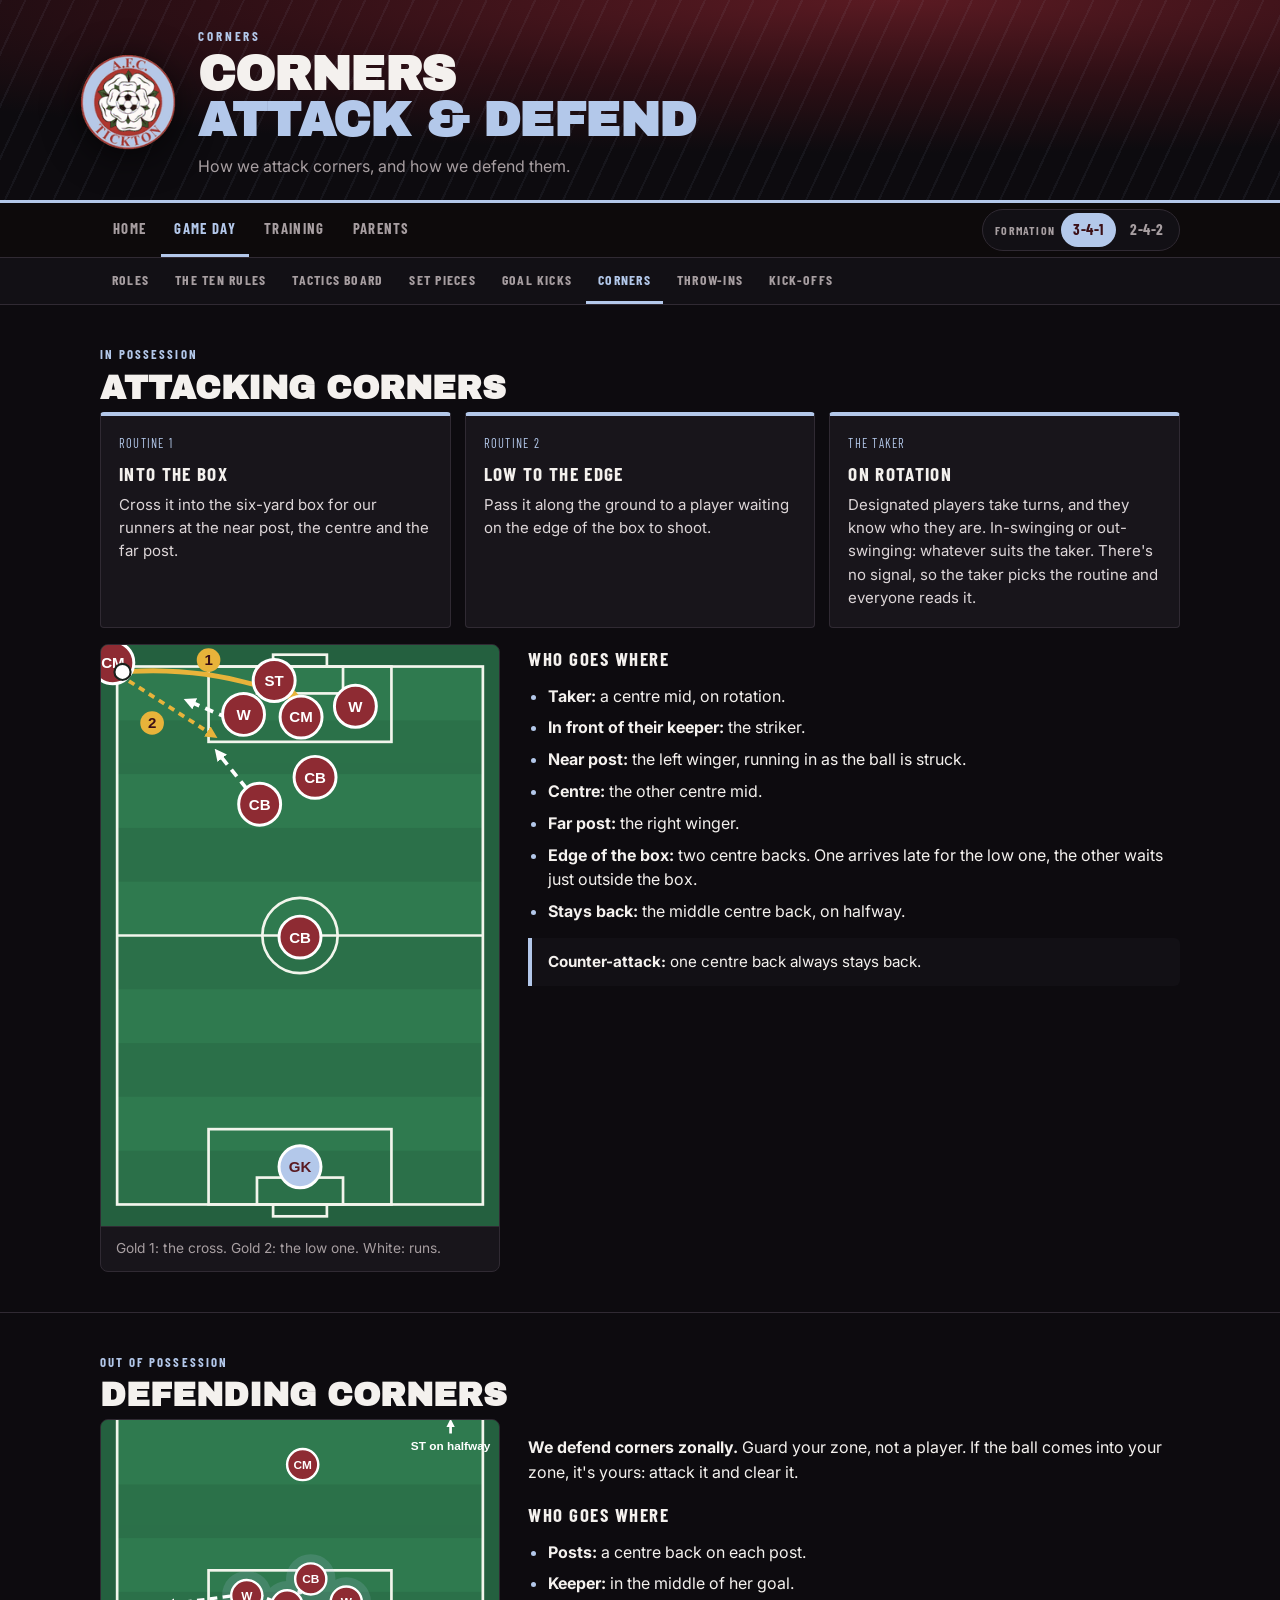
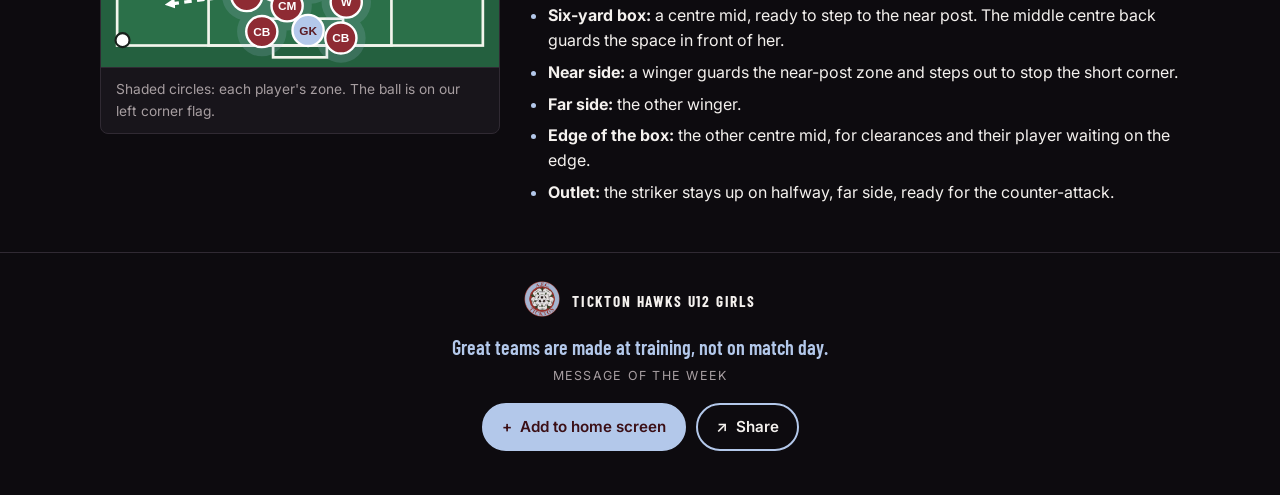
<file: corners.html>
<!doctype html>
<html lang="en-GB">
<head>
<meta charset="utf-8">
<meta name="viewport" content="width=device-width, initial-scale=1">
<title>Hawks — Corners</title>
<link rel="icon" href="assets/crest.png">
<link rel="apple-touch-icon" href="assets/icon-180.png">
<link rel="manifest" href="manifest.webmanifest">
<meta name="theme-color" content="#8E2B33">
<meta name="apple-mobile-web-app-capable" content="yes">
<meta name="mobile-web-app-capable" content="yes">
<meta name="apple-mobile-web-app-title" content="Hawks">
<meta name="apple-mobile-web-app-status-bar-style" content="black">
<link rel="preconnect" href="https://fonts.googleapis.com">
<link rel="preconnect" href="https://fonts.gstatic.com" crossorigin>
<link href="https://fonts.googleapis.com/css2?family=Archivo+Black&family=Barlow+Condensed:wght@500;600;700&family=Inter:wght@400;500;600&display=swap" rel="stylesheet">
<link rel="stylesheet" href="assets/site.css">
</head>
<body>
<script src="assets/site.js" data-page="corners" data-eyebrow="Corners" data-h1="Corners" data-l2="Attack &amp; Defend" data-sub="How we attack corners, and how we defend them."></script>

<section id="attack">
  <div class="wrap">
    <p class="tag">In possession</p>
    <h2>Attacking corners</h2>
    <div class="cards" style="margin-bottom:16px">
      <div class="card"><span class="sm">Routine 1</span><b>Into the box</b><p>Cross it into the six-yard box for our runners at the near post, the centre and the far post.</p></div>
      <div class="card"><span class="sm">Routine 2</span><b>Low to the edge</b><p>Pass it along the ground to a player waiting on the edge of the box to shoot.</p></div>
      <div class="card"><span class="sm">The taker</span><b>On rotation</b><p>Designated players take turns, and they know who they are. In-swinging or out-swinging: whatever suits the taker. There's no signal, so the taker picks the routine and everyone reads it.</p></div>
    </div>
    <div class="split">
      <div class="diagram">
        <img data-form="f341" src="assets/corner-341.svg" alt="Our 3-4-1 attacking corner: a centre mid takes it. The striker stands in front of their keeper, the left winger runs to the near post, the other centre mid attacks the centre and the right winger the far post. One centre back arrives late for the low ball, another waits just outside the box, and the middle centre back stays back.">
        <img data-form="f242" src="assets/corner-242.svg" alt="Our 2-4-2 attacking corner: a centre mid takes it. The 9 stands in front of their keeper, the left wing back runs to the near post, the 10 and the other centre mid attack the centre and the right wing back the far post. One centre back arrives late from the edge for the low ball, and the other stays back.">
        <div class="cap">Gold 1: the cross. Gold 2: the low one. White: runs.</div>
      </div>
      <div>
        <h3 style="margin-top:0">Who goes where</h3>
        <ul class="plain" data-form="f341">
          <li><b>Taker:</b> a centre mid, on rotation.</li>
          <li><b>In front of their keeper:</b> the striker.</li>
          <li><b>Near post:</b> the left winger, running in as the ball is struck.</li>
          <li><b>Centre:</b> the other centre mid.</li>
          <li><b>Far post:</b> the right winger.</li>
          <li><b>Edge of the box:</b> two centre backs. One arrives late for the low one, the other waits just outside the box.</li>
          <li><b>Stays back:</b> the middle centre back, on halfway.</li>
        </ul>
        <ul class="plain" data-form="f242">
          <li><b>Taker:</b> a centre mid, on rotation.</li>
          <li><b>In front of their keeper:</b> the 9.</li>
          <li><b>Near post:</b> the left wing back, running in as the ball is struck.</li>
          <li><b>Centre:</b> the 10 and the other centre mid.</li>
          <li><b>Far post:</b> the right wing back.</li>
          <li><b>Edge of the box:</b> a centre back, who arrives late for the low one.</li>
          <li><b>Stays back:</b> the other centre back.</li>
        </ul>
        <p class="key"><b>Counter-attack:</b> one centre back always stays back.</p>
      </div>
    </div>
  </div>
</section>

<section id="defend">
  <div class="wrap">
    <p class="tag">Out of possession</p>
    <h2>Defending corners</h2>
    <div class="split">
      <div class="diagram">
        <img data-form="f341" src="assets/defcorner-341.svg" alt="Defending a corner in the 3-4-1, zonal: a centre back on each post, the keeper in the middle of her goal, a centre mid in the six-yard box with the middle centre back in front of it, a winger guarding the near-post zone who steps out to the short option, the other winger on the far side, the other centre mid on the edge and the striker on halfway.">
        <img data-form="f242" src="assets/defcorner-242.svg" alt="Defending a corner in the 2-4-2, zonal: a centre back on each post, the keeper in the middle of her goal, a centre mid in the six-yard box with the other in front of it, the wing backs guarding the near and far zones (the near one steps out to the short option), the 10 on the edge and the 9 on halfway.">
        <div class="cap">Shaded circles: each player's zone. The ball is on our left corner flag.</div>
      </div>
      <div>
        <p><b>We defend corners zonally.</b> Guard your zone, not a player. If the ball comes into your zone, it's yours: attack it and clear it.</p>
        <h3 style="margin-top:14px">Who goes where</h3>
        <ul class="plain" data-form="f341">
          <li><b>Posts:</b> a centre back on each post.</li>
          <li><b>Keeper:</b> in the middle of her goal.</li>
          <li><b>Six-yard box:</b> a centre mid, ready to step to the near post. The middle centre back guards the space in front of her.</li>
          <li><b>Near side:</b> a winger guards the near-post zone and steps out to stop the short corner.</li>
          <li><b>Far side:</b> the other winger.</li>
          <li><b>Edge of the box:</b> the other centre mid, for clearances and their player waiting on the edge.</li>
          <li><b>Outlet:</b> the striker stays up on halfway, far side, ready for the counter-attack.</li>
        </ul>
        <ul class="plain" data-form="f242">
          <li><b>Posts:</b> a centre back on each post.</li>
          <li><b>Keeper:</b> in the middle of her goal.</li>
          <li><b>Six-yard box:</b> a centre mid, with the other centre mid guarding the space in front of her.</li>
          <li><b>Near side:</b> a wing back guards the near-post zone and steps out to stop the short corner.</li>
          <li><b>Far side:</b> the other wing back.</li>
          <li><b>Edge of the box:</b> the 10, for clearances and their player waiting on the edge.</li>
          <li><b>Outlet:</b> the 9 stays up on halfway, far side, ready for the counter-attack.</li>
        </ul>
      </div>
    </div>
  </div>
</section>

<script src="assets/messages.js"></script>
<script>Hawks.footer();</script>
</body>
</html>
</file>
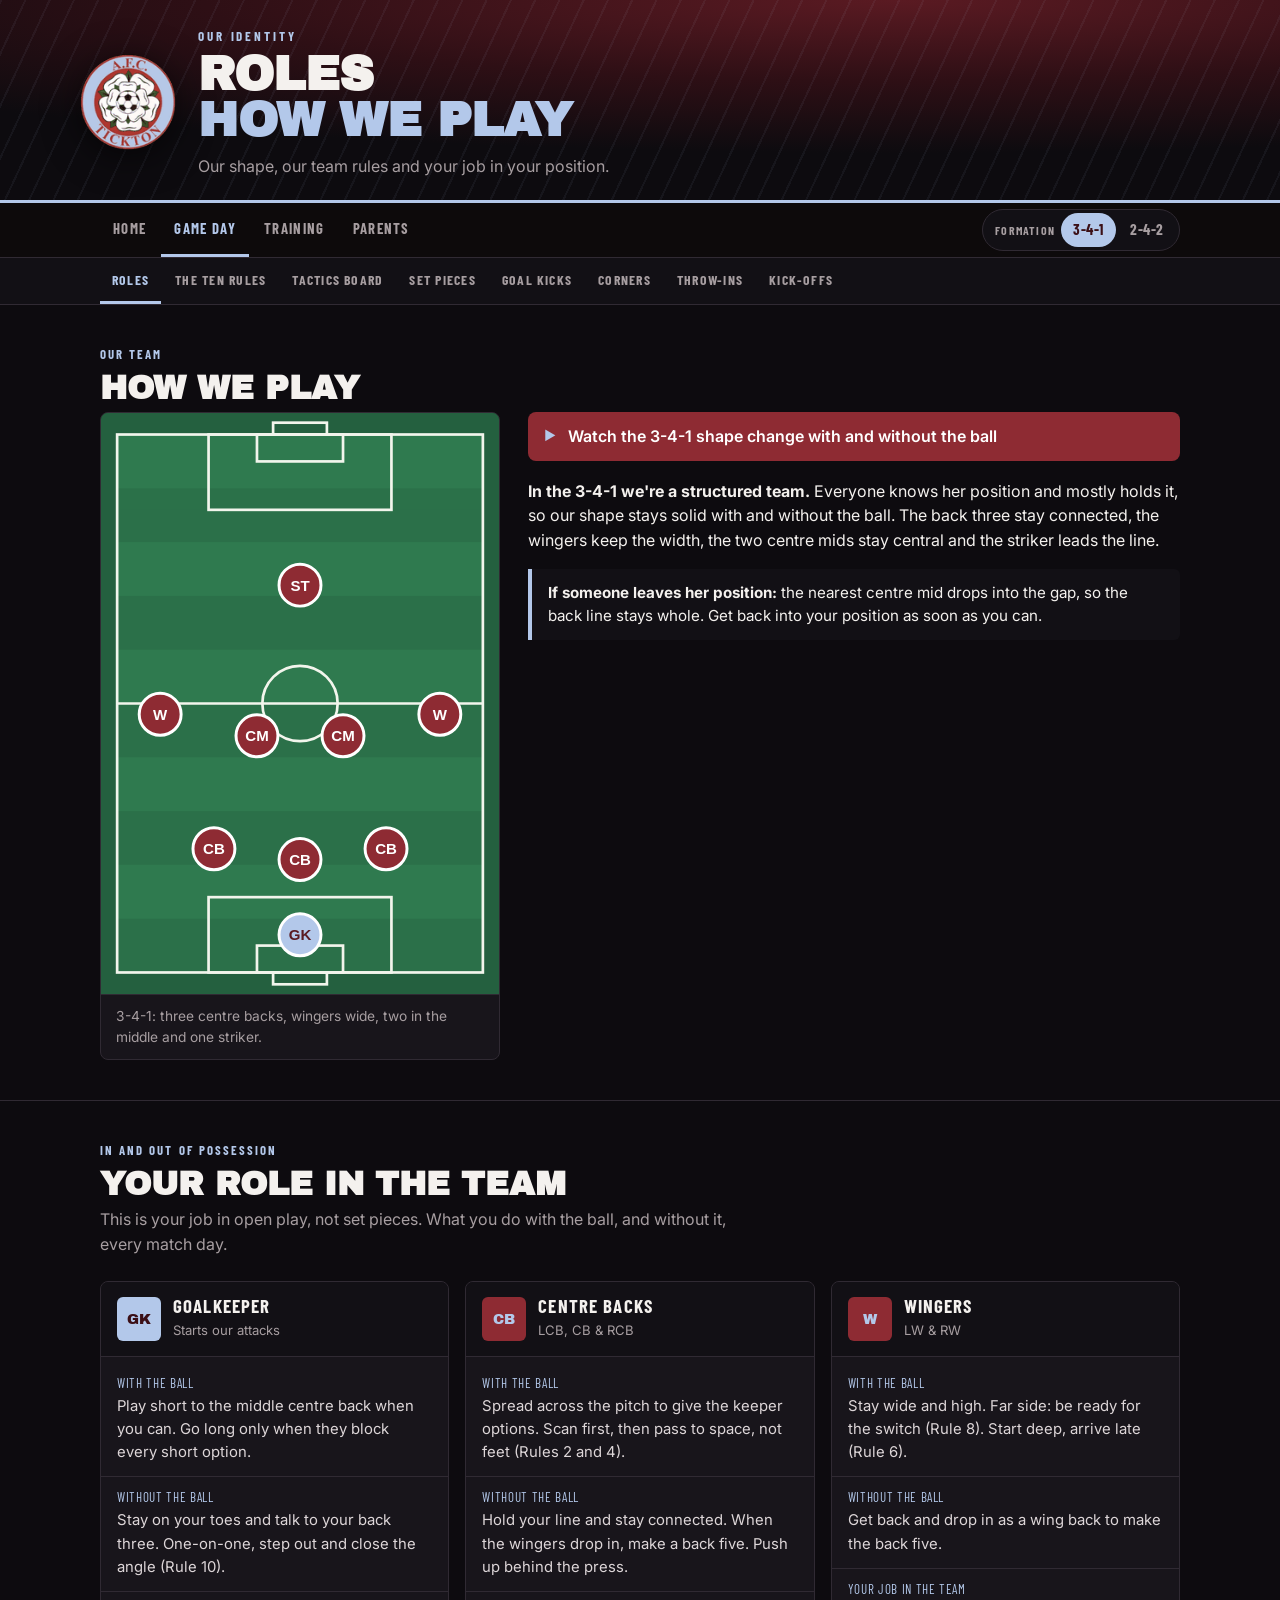
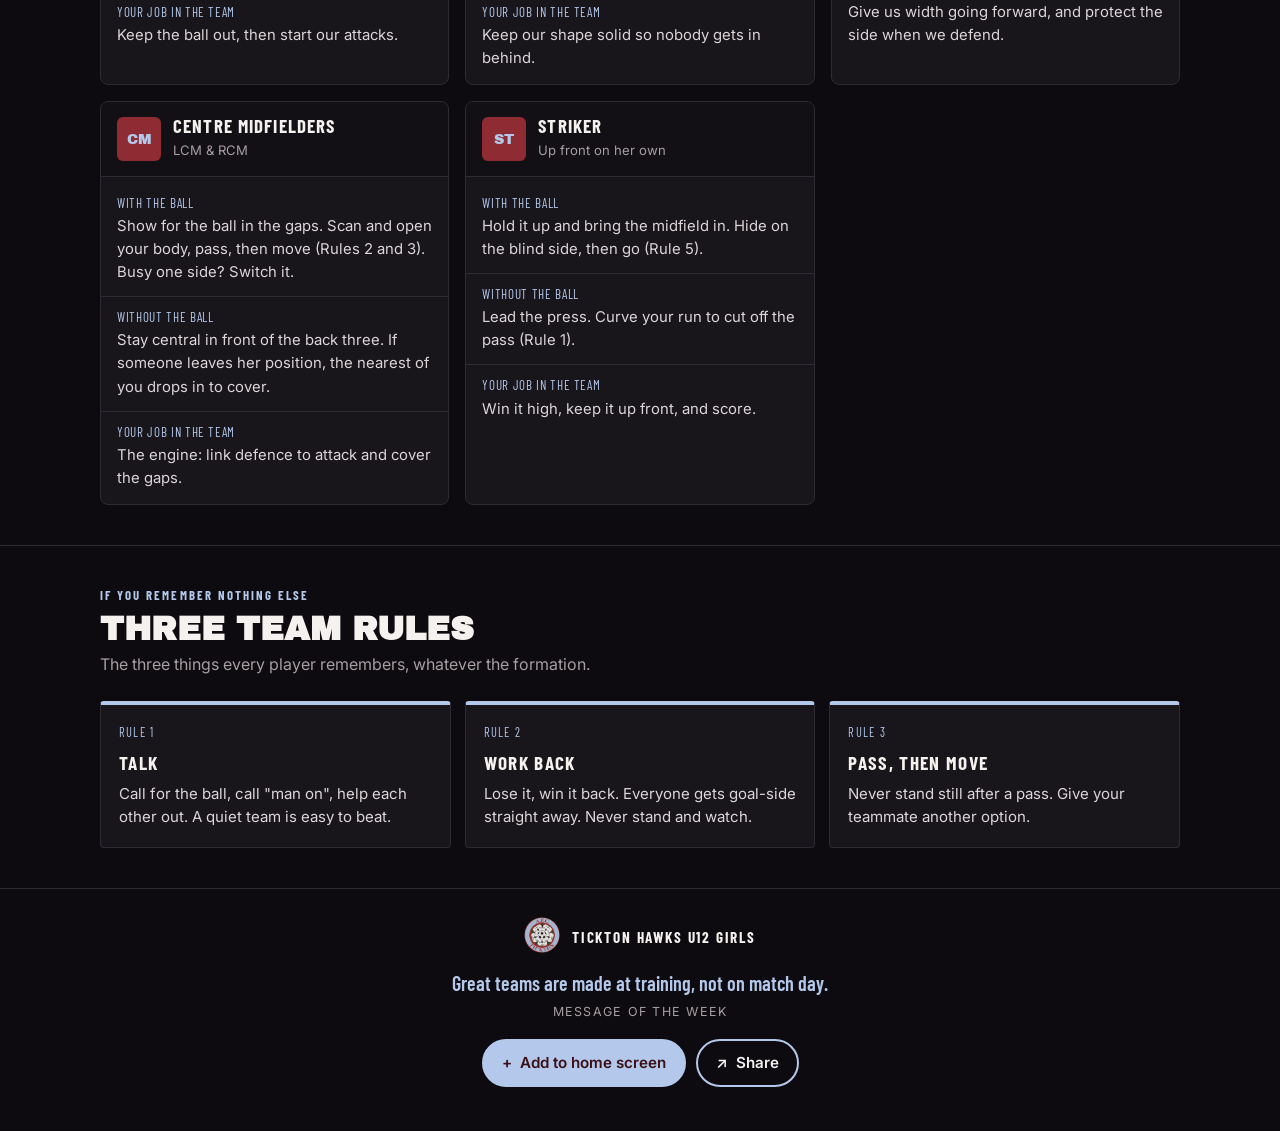
<file: game-day.html>
<!doctype html>
<html lang="en-GB">
<head>
<meta charset="utf-8">
<title>Hawks — Game Day</title>
<!-- The Game Day tab now opens Roles; the formation switch is in the Game Day tab bar.
     This page stays so old links and bookmarks still work. -->
<meta http-equiv="refresh" content="0; url=roles.html">
<script>location.replace("roles.html" + location.search);</script>
</head>
<body>
<p><a href="roles.html">Go to Game Day</a></p>
</body>
</html>
</file>
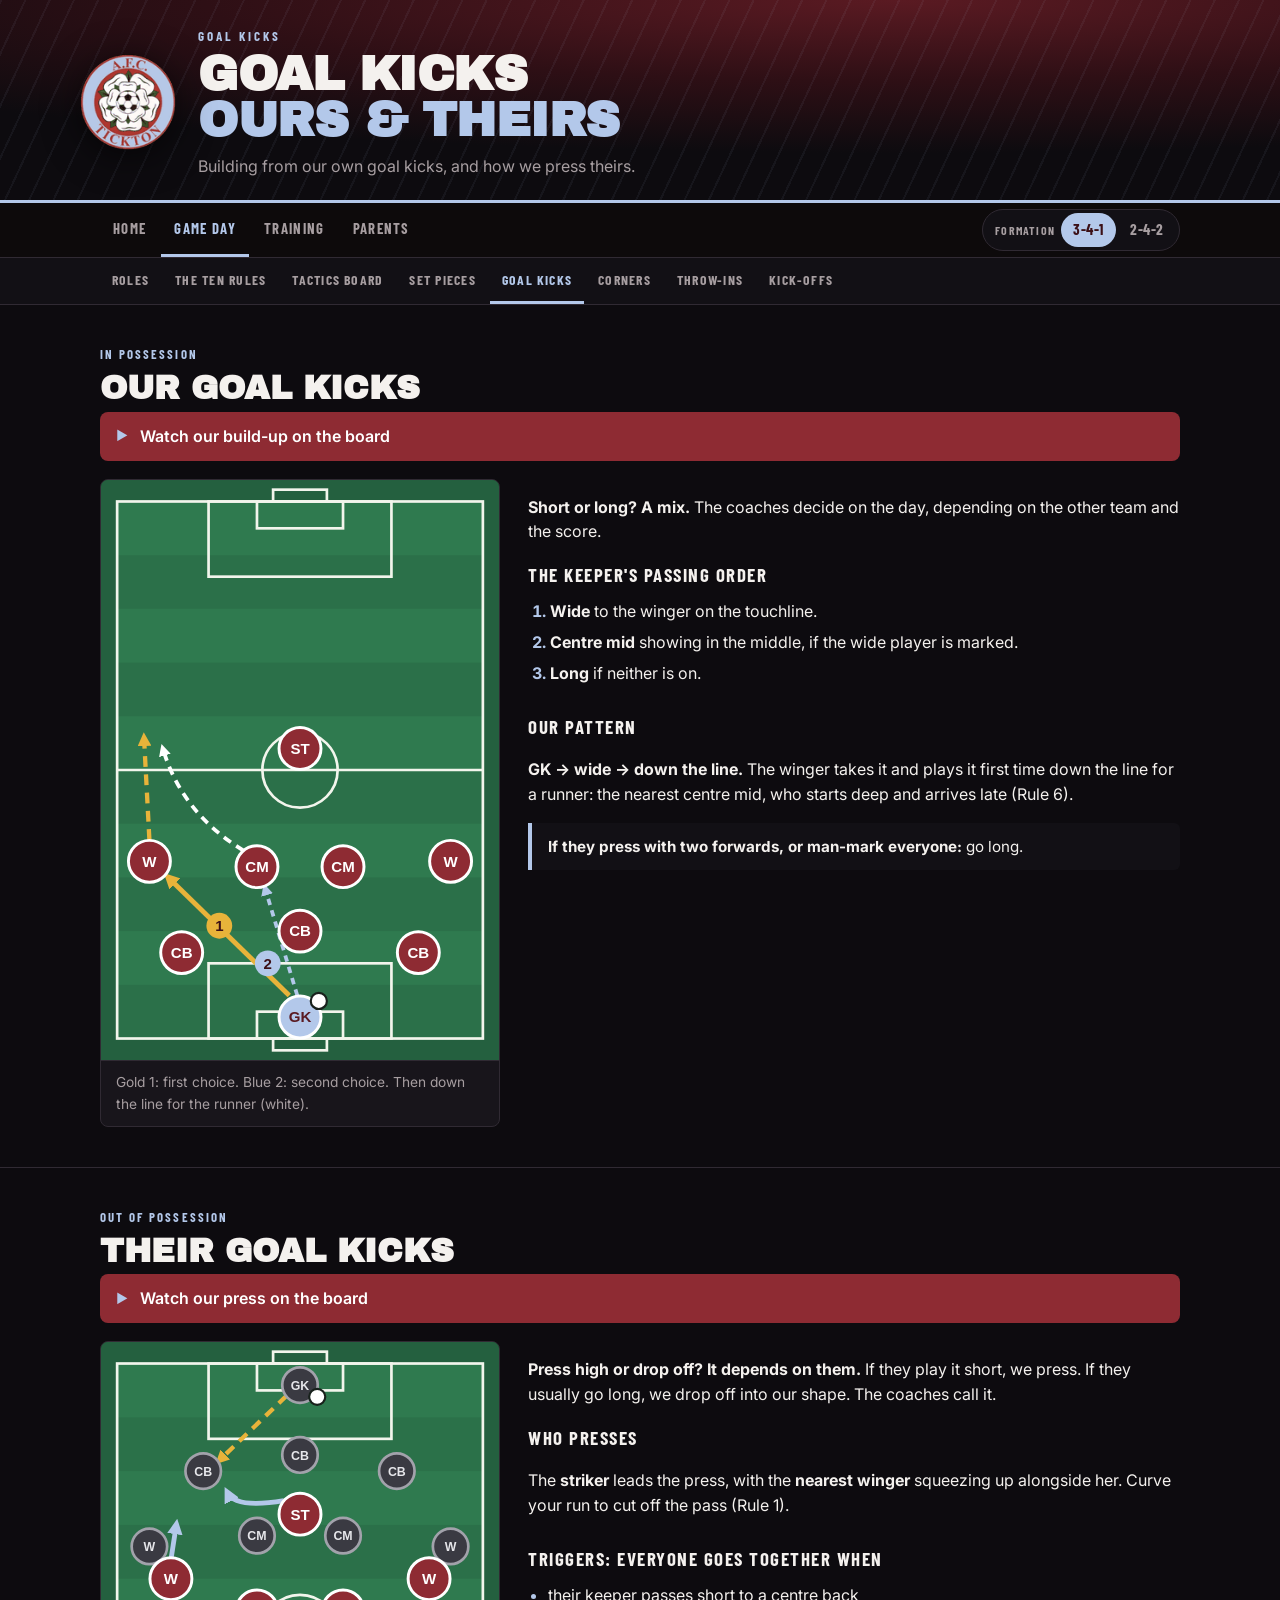
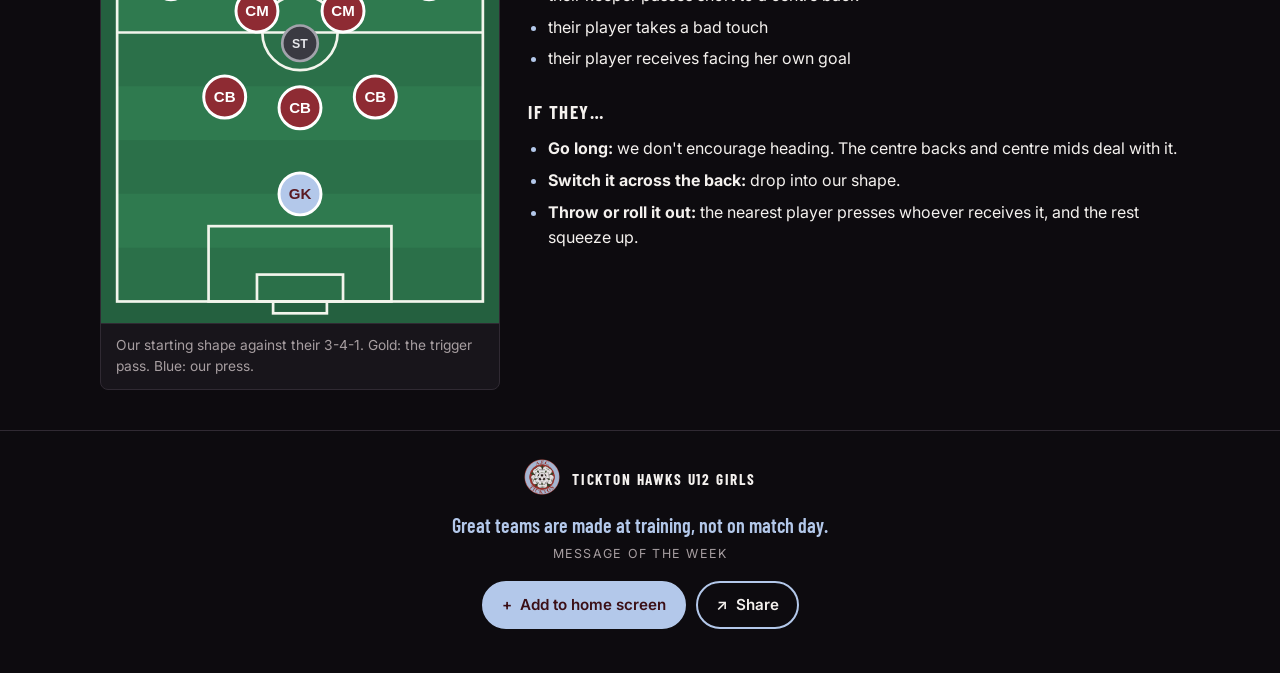
<file: goal-kicks.html>
<!doctype html>
<html lang="en-GB">
<head>
<meta charset="utf-8">
<meta name="viewport" content="width=device-width, initial-scale=1">
<title>Hawks — Goal Kicks</title>
<link rel="icon" href="assets/crest.png">
<link rel="apple-touch-icon" href="assets/icon-180.png">
<link rel="manifest" href="manifest.webmanifest">
<meta name="theme-color" content="#8E2B33">
<meta name="apple-mobile-web-app-capable" content="yes">
<meta name="mobile-web-app-capable" content="yes">
<meta name="apple-mobile-web-app-title" content="Hawks">
<meta name="apple-mobile-web-app-status-bar-style" content="black">
<link rel="preconnect" href="https://fonts.googleapis.com">
<link rel="preconnect" href="https://fonts.gstatic.com" crossorigin>
<link href="https://fonts.googleapis.com/css2?family=Archivo+Black&family=Barlow+Condensed:wght@500;600;700&family=Inter:wght@400;500;600&display=swap" rel="stylesheet">
<link rel="stylesheet" href="assets/site.css">
</head>
<body>
<script src="assets/site.js" data-page="goal-kicks" data-eyebrow="Goal kicks" data-h1="Goal Kicks" data-l2="Ours &amp; Theirs" data-sub="Building from our own goal kicks, and how we press theirs."></script>

<section id="ours">
  <div class="wrap">
    <p class="tag">In possession</p>
    <h2>Our goal kicks</h2>
    <a class="boardlink" href="board.html#build-up">Watch our build-up on the board</a>
    <div class="split">
      <div class="diagram">
        <img data-form="f341" src="assets/goalkick-341.svg" alt="Our 3-4-1 goal kick: keeper to the winger first, a centre mid second. The winger plays it down the line for the centre mid running into the channel.">
        <img data-form="f242" src="assets/goalkick-242.svg" alt="Our 2-4-2 goal kick: keeper to the wing back first, a centre mid second. The wing back plays it down the line for the 10 running into the channel.">
        <div class="cap">Gold 1: first choice. Blue 2: second choice. Then down the line for the runner (white).</div>
      </div>
      <div>
        <p><b>Short or long? A mix.</b> The coaches decide on the day, depending on the other team and the score.</p>
        <h3 style="margin-top:14px">The keeper's passing order</h3>
        <ol class="steps">
          <li><b>Wide</b> to the <span data-form="f341">winger</span><span data-form="f242">wing back</span> on the touchline.</li>
          <li><b>Centre mid</b> showing in the middle, if the wide player is marked.</li>
          <li><b>Long</b> if neither is on.</li>
        </ol>
        <h3>Our pattern</h3>
        <p><b>GK → wide → down the line.</b> The <span data-form="f341">winger</span><span data-form="f242">wing back</span> takes it and plays it first time down the line for a runner: <span data-form="f341">the nearest centre mid</span><span data-form="f242">the 10</span>, who starts deep and arrives late (Rule 6).</p>
        <div class="key"><b>If they press with two forwards, or man-mark everyone:</b> go long.</div>
      </div>
    </div>
  </div>
</section>

<section id="theirs">
  <div class="wrap">
    <p class="tag">Out of possession</p>
    <h2>Their goal kicks</h2>
    <a class="boardlink" href="board.html#press">Watch our press on the board</a>
    <div class="split">
      <div class="diagram">
        <img data-form="f341" src="assets/theirkick-341.svg" alt="Their goal kick against our 3-4-1: when their keeper passes to a centre back, our striker curves her press and the nearest winger squeezes up.">
        <img data-form="f242" src="assets/theirkick-242.svg" alt="Their goal kick against our 2-4-2: when their keeper passes to the middle centre back, the 9 closes her down and forces the pass wide, then blocks the pass back. The 10 stays on her side and presses the wide centre back.">
        <div class="cap">Our starting shape against their 3-4-1. Gold: the trigger pass. Blue: our press.</div>
      </div>
      <div>
        <p><b>Press high or drop off? It depends on them.</b> If they play it short, we press. If they usually go long, we drop off into our shape. The coaches call it.</p>
        <h3 style="margin-top:14px">Who presses</h3>
        <p data-form="f341">The <b>striker</b> leads the press, with the <b>nearest winger</b> squeezing up alongside her. Curve your run to cut off the pass (Rule 1).</p>
        <p data-form="f242">The <b>9</b> closes down their middle centre back and curves her run so the only pass is out wide (Rule 1). When it goes wide, she curves across to block the pass back to the middle. The <b>10</b> stays on her side and presses the wide centre back. <b>The 9 and 10 don't cross.</b></p>
        <h3>Triggers: everyone goes together when</h3>
        <ul class="plain">
          <li>their keeper passes short to a centre back</li>
          <li>their player takes a bad touch</li>
          <li>their player receives facing her own goal</li>
        </ul>
        <h3>If they…</h3>
        <ul class="plain">
          <li><b>Go long:</b> we don't encourage heading. The centre backs and centre mids deal with it.</li>
          <li><b>Switch it across the back:</b> drop into our shape.</li>
          <li><b>Throw or roll it out:</b> the nearest player presses whoever receives it, and the rest squeeze up.</li>
        </ul>
      </div>
    </div>
  </div>
</section>

<script src="assets/messages.js"></script>
<script>Hawks.footer();</script>
</body>
</html>
</file>
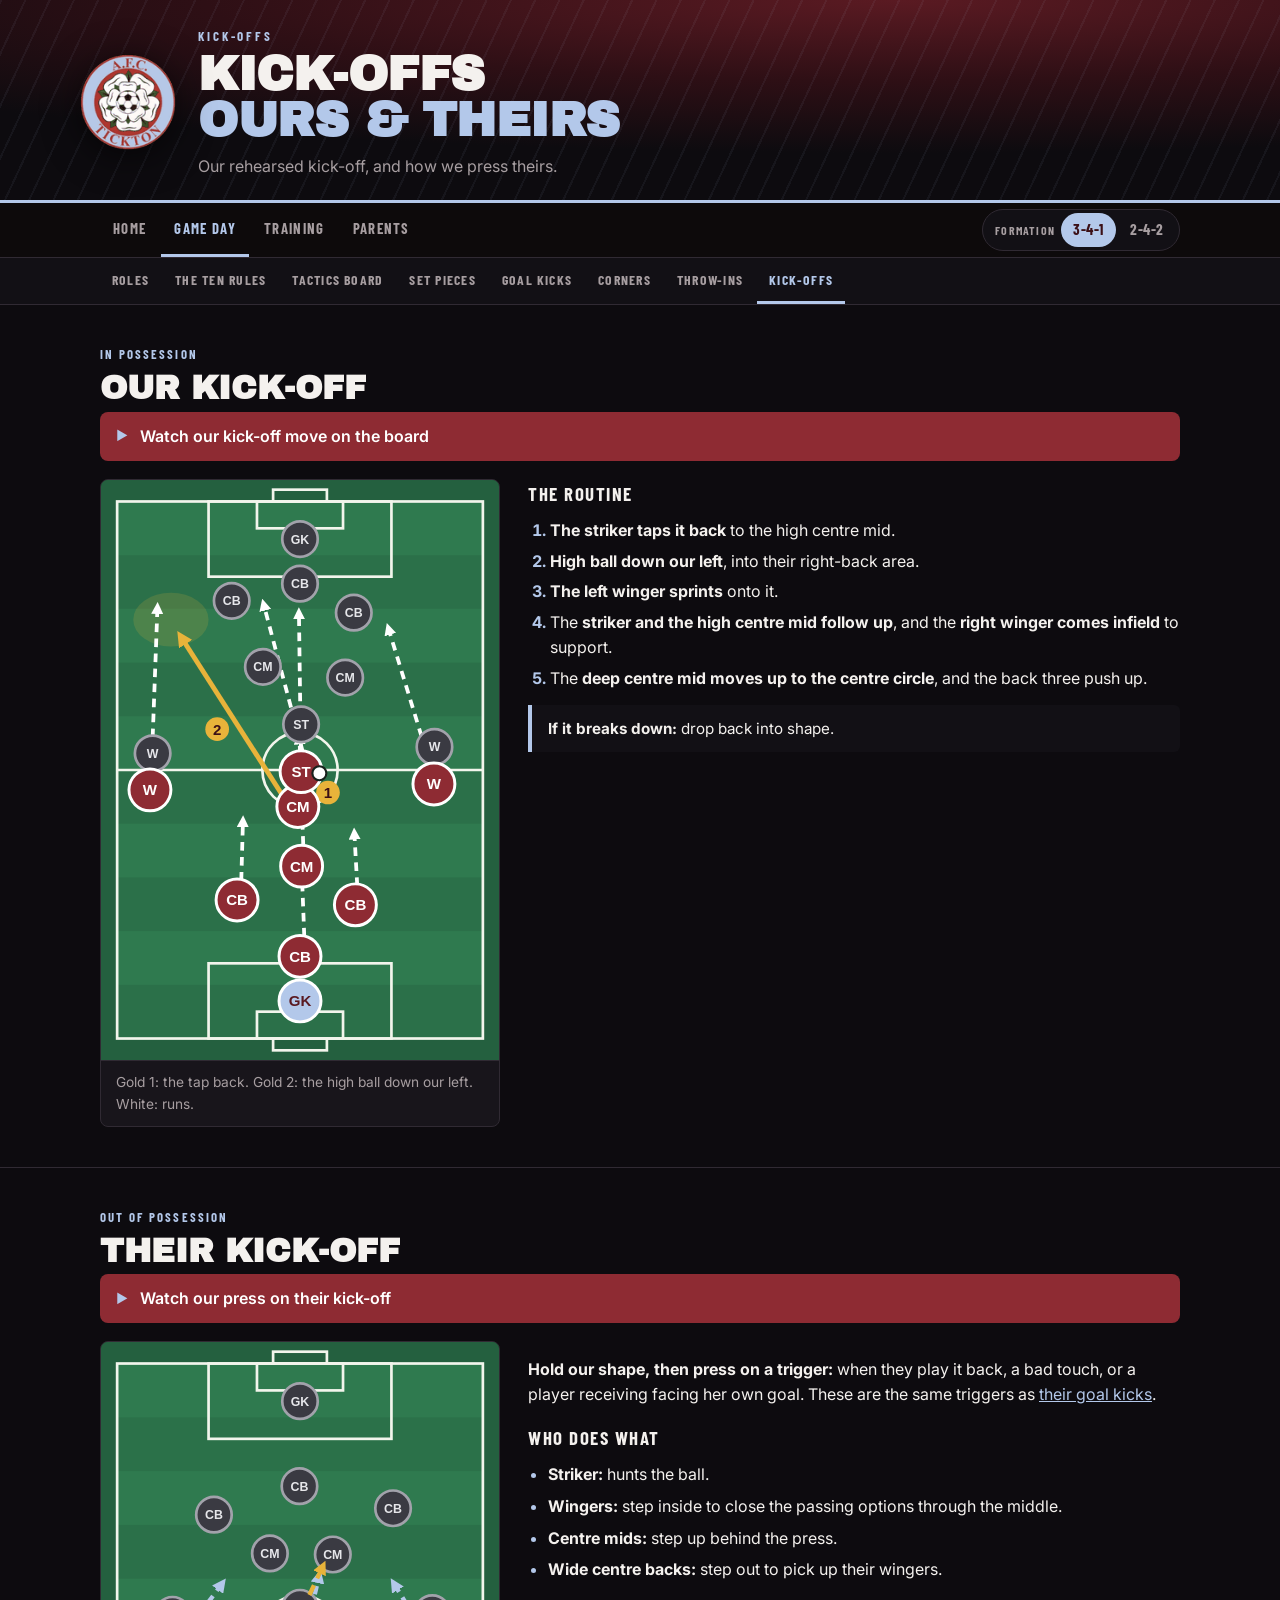
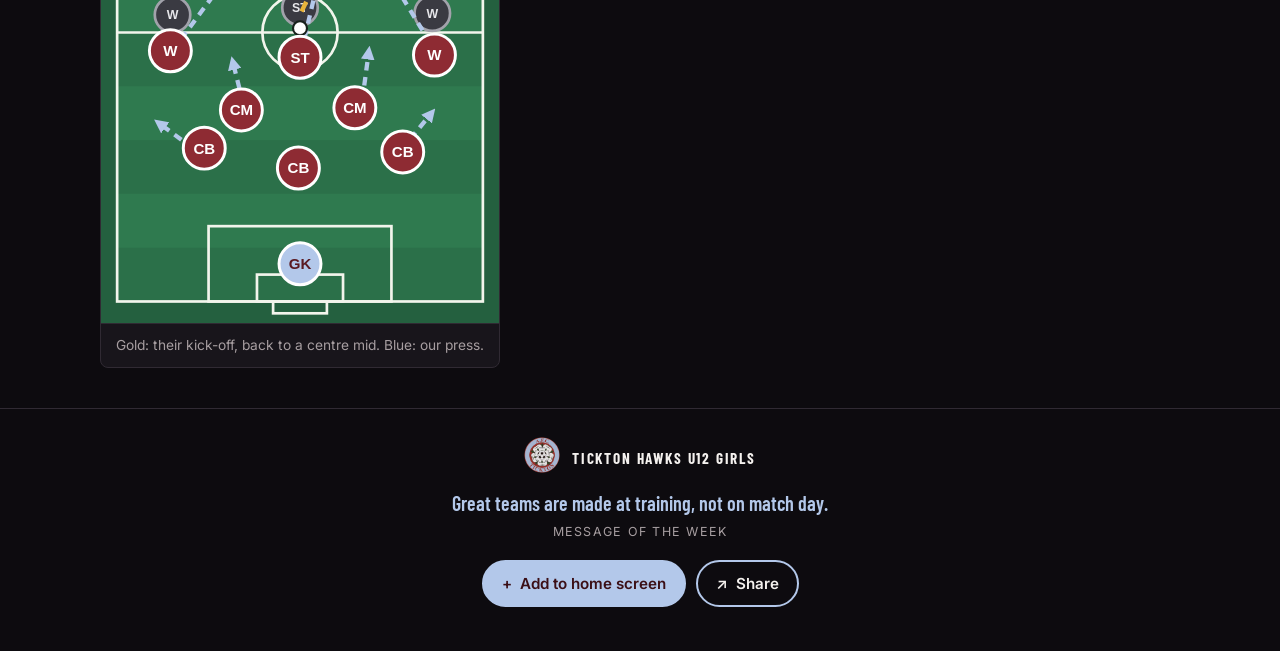
<file: kick-offs.html>
<!doctype html>
<html lang="en-GB">
<head>
<meta charset="utf-8">
<meta name="viewport" content="width=device-width, initial-scale=1">
<title>Hawks — Kick-Offs</title>
<link rel="icon" href="assets/crest.png">
<link rel="apple-touch-icon" href="assets/icon-180.png">
<link rel="manifest" href="manifest.webmanifest">
<meta name="theme-color" content="#8E2B33">
<meta name="apple-mobile-web-app-capable" content="yes">
<meta name="mobile-web-app-capable" content="yes">
<meta name="apple-mobile-web-app-title" content="Hawks">
<meta name="apple-mobile-web-app-status-bar-style" content="black">
<link rel="preconnect" href="https://fonts.googleapis.com">
<link rel="preconnect" href="https://fonts.gstatic.com" crossorigin>
<link href="https://fonts.googleapis.com/css2?family=Archivo+Black&family=Barlow+Condensed:wght@500;600;700&family=Inter:wght@400;500;600&display=swap" rel="stylesheet">
<link rel="stylesheet" href="assets/site.css">
</head>
<body>
<script src="assets/site.js" data-page="kick-offs" data-eyebrow="Kick-offs" data-h1="Kick-Offs" data-l2="Ours &amp; Theirs" data-sub="Our rehearsed kick-off, and how we press theirs."></script>

<section id="ours">
  <div class="wrap">
    <p class="tag">In possession</p>
    <h2>Our kick-off</h2>
    <a class="boardlink" href="board.html#kick-off">Watch our kick-off move on the board</a>
    <div class="split">
      <div class="diagram">
        <img data-form="f341" src="assets/ourko-341.svg" alt="Our 3-4-1 kick-off: the striker taps it back to the high centre mid, who plays a high ball into their right-back area down our left. The left winger sprints onto it, the striker and high centre mid follow up, the right winger comes infield, the deep centre mid moves up to the centre circle and the back three push up.">
        <img data-form="f242" src="assets/ourko-242.svg" alt="Our 2-4-2 kick-off: the 9 taps it back to the 10, who plays a high ball into their right-back area down our left. The left wing back sprints onto it, the 9 and 10 follow up, the right wing back comes infield, a centre mid runs forward, the other moves to the centre circle and the centre backs push up.">
        <div class="cap">Gold 1: the tap back. Gold 2: the high ball down our left. White: runs.</div>
      </div>
      <div>
        <h3 style="margin-top:0">The routine</h3>
        <ol class="steps" data-form="f341">
          <li><b>The striker taps it back</b> to the high centre mid.</li>
          <li><b>High ball down our left</b>, into their right-back area.</li>
          <li><b>The left winger sprints</b> onto it.</li>
          <li>The <b>striker and the high centre mid follow up</b>, and the <b>right winger comes infield</b> to support.</li>
          <li>The <b>deep centre mid moves up to the centre circle</b>, and the back three push up.</li>
        </ol>
        <ol class="steps" data-form="f242">
          <li><b>The 9 taps it back</b> to the 10.</li>
          <li><b>High ball down our left</b>, into their right-back area.</li>
          <li><b>The left wing back sprints</b> onto it.</li>
          <li>The <b>9 and the 10 follow up</b>, and the <b>right wing back comes infield</b> to support. One centre mid runs forward.</li>
          <li>The <b>other centre mid moves to the centre circle</b>, and the centre backs push up.</li>
        </ol>
        <div class="key"><b>If it breaks down:</b> drop back into shape.</div>
      </div>
    </div>
  </div>
</section>

<section id="theirs">
  <div class="wrap">
    <p class="tag">Out of possession</p>
    <h2>Their kick-off</h2>
    <a class="boardlink" href="board.html#their-kick-off">Watch our press on their kick-off</a>
    <div class="split">
      <div class="diagram">
        <img data-form="f341" src="assets/theirko-341.svg" alt="Their kick-off against our 3-4-1: they play it back to a centre mid. Our striker hunts the ball, the wingers step inside to close the middle, the centre mids step up and the wide centre backs step out to pick up their wingers.">
        <img data-form="f242" src="assets/theirko-242.svg" alt="Their kick-off against our 2-4-2: they play it back to a centre mid. The 9 and the 10 hunt the ball, the wing backs step in front of their wingers and follow them if it goes wide, the centre mids form the spine and the centre backs step up a little.">
        <div class="cap">Gold: their kick-off, back to a centre mid. Blue: our press.</div>
      </div>
      <div>
        <p><b>Hold our shape, then press on a trigger:</b> when they play it back, a bad touch, or a player receiving facing her own goal. These are the same triggers as <a href="goal-kicks.html#theirs">their goal kicks</a>.</p>
        <h3 style="margin-top:14px">Who does what</h3>
        <ul class="plain" data-form="f341">
          <li><b>Striker:</b> hunts the ball.</li>
          <li><b>Wingers:</b> step inside to close the passing options through the middle.</li>
          <li><b>Centre mids:</b> step up behind the press.</li>
          <li><b>Wide centre backs:</b> step out to pick up their wingers.</li>
        </ul>
        <ul class="plain" data-form="f242">
          <li><b>The 9 and the 10:</b> hunt the ball.</li>
          <li><b>Wing backs:</b> step in front of their wingers, and follow them if the ball goes wide.</li>
          <li><b>Centre mids:</b> form the spine of the team.</li>
          <li><b>Centre backs:</b> step up a little.</li>
        </ul>
      </div>
    </div>
  </div>
</section>

<script src="assets/messages.js"></script>
<script>Hawks.footer();</script>
</body>
</html>
</file>
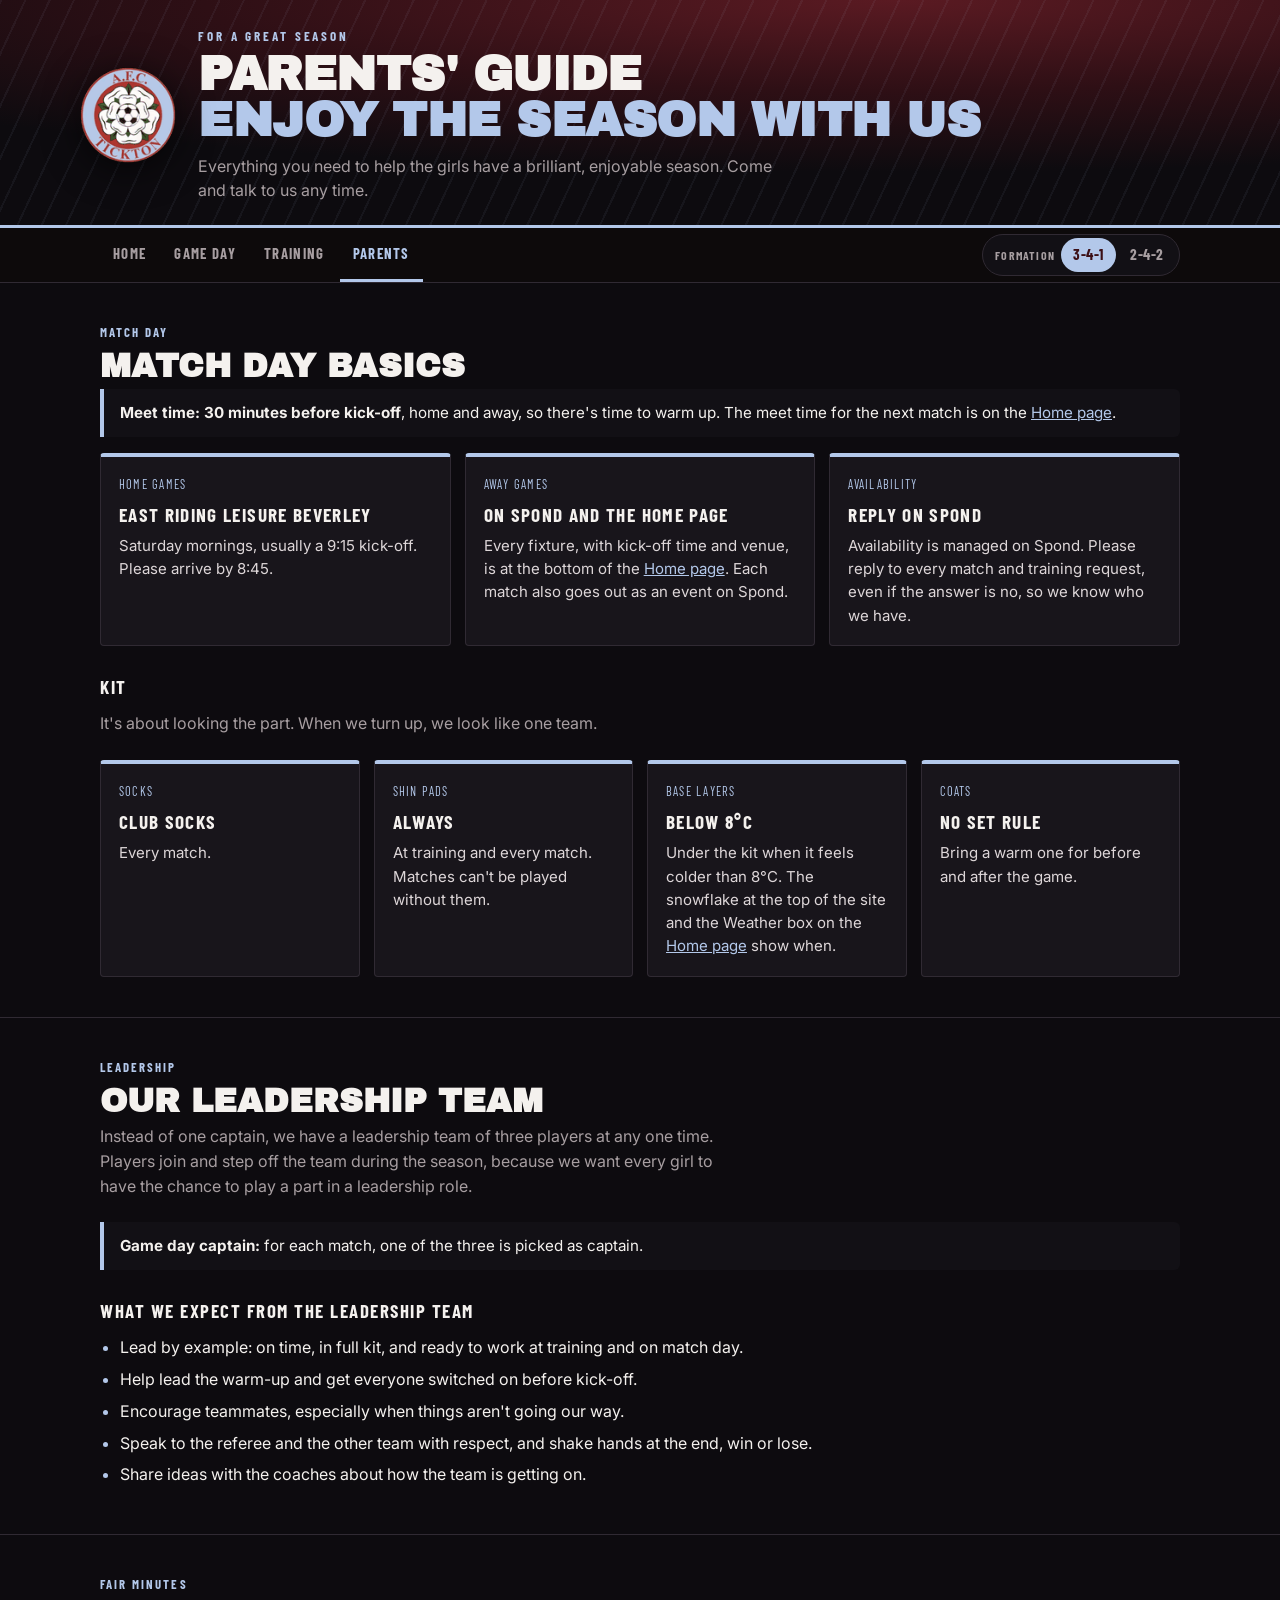
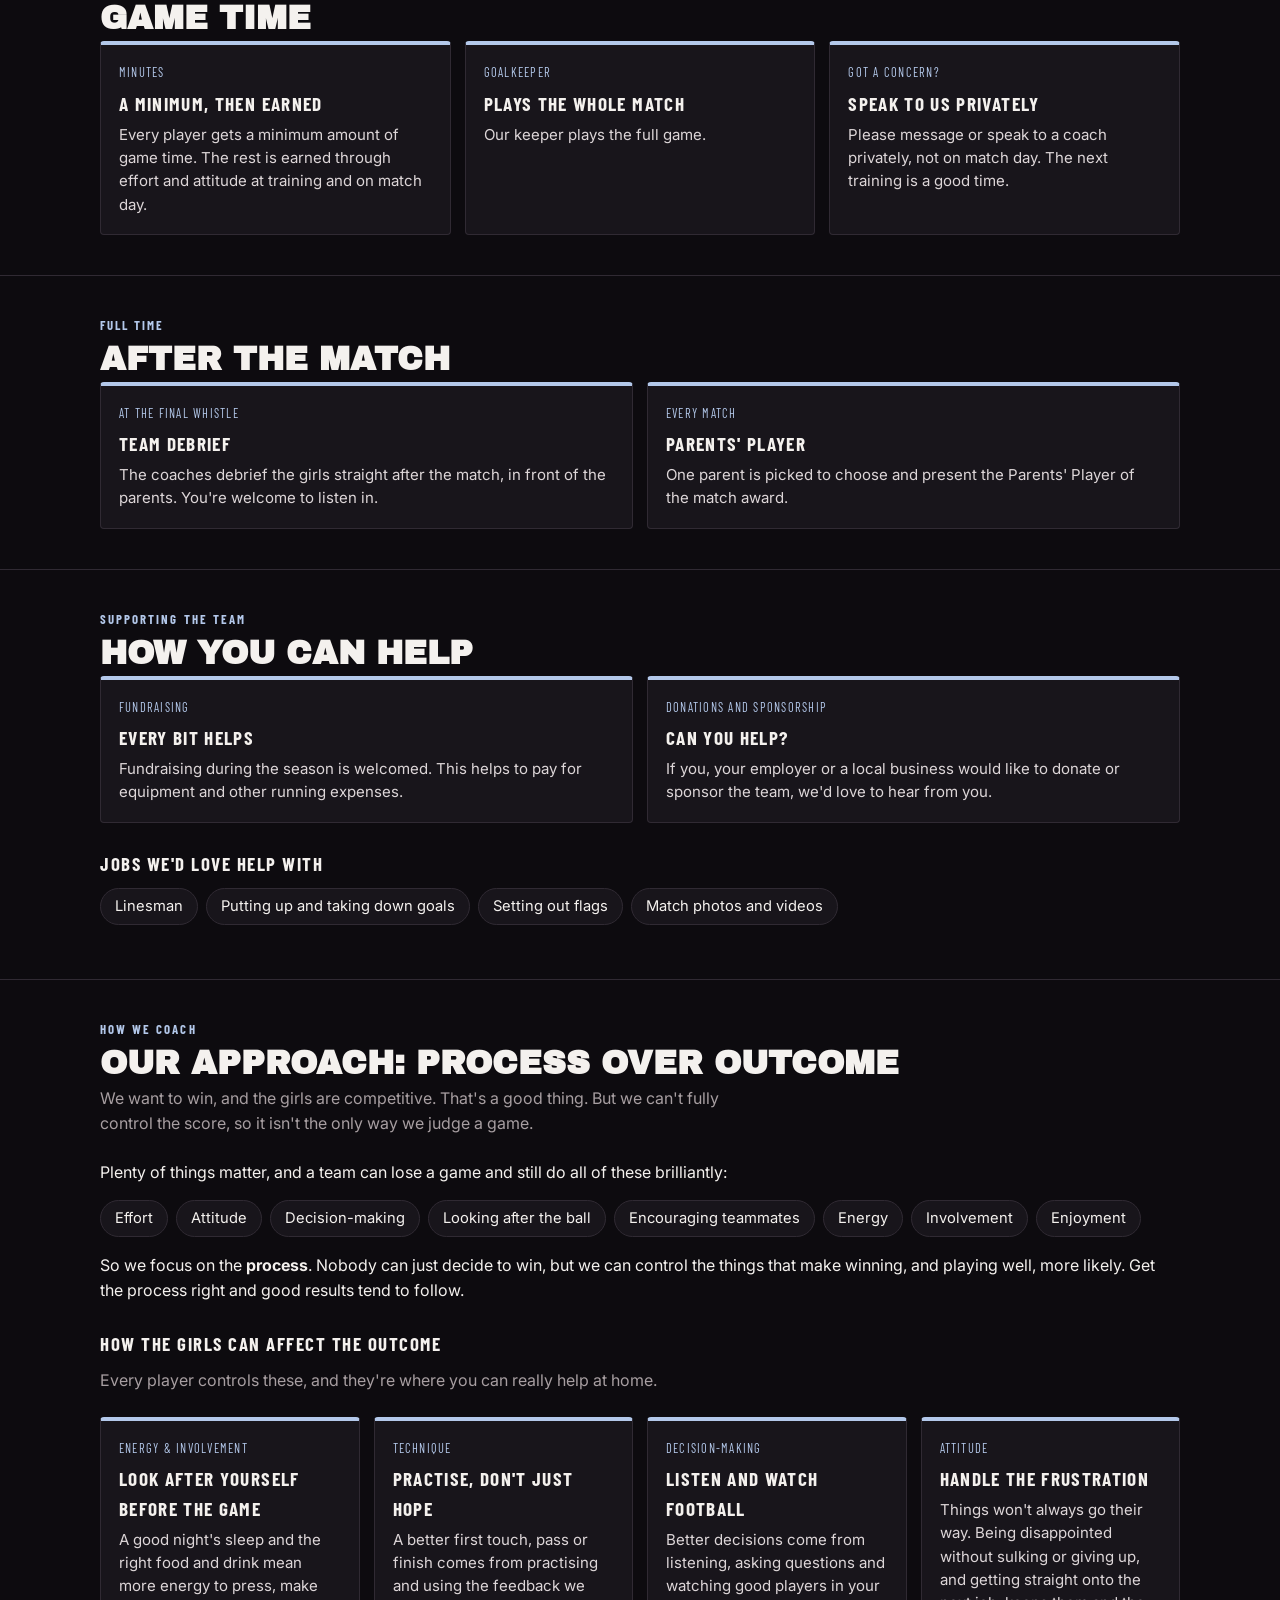
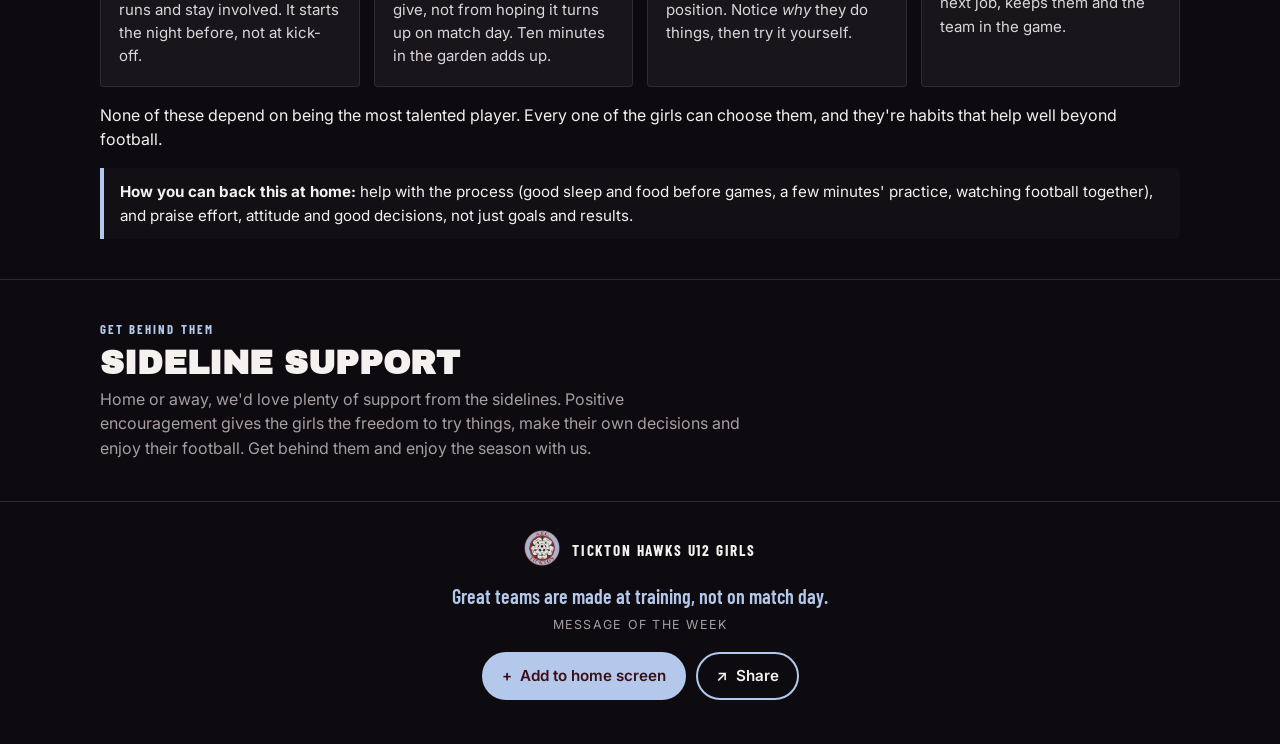
<file: parents.html>
<!doctype html>
<html lang="en-GB">
<head>
<meta charset="utf-8">
<meta name="viewport" content="width=device-width, initial-scale=1">
<title>Hawks — Parents' Guide</title>
<link rel="icon" href="assets/crest.png">
<link rel="apple-touch-icon" href="assets/icon-180.png">
<link rel="manifest" href="manifest.webmanifest">
<meta name="theme-color" content="#8E2B33">
<meta name="apple-mobile-web-app-capable" content="yes">
<meta name="mobile-web-app-capable" content="yes">
<meta name="apple-mobile-web-app-title" content="Hawks">
<meta name="apple-mobile-web-app-status-bar-style" content="black">
<link rel="preconnect" href="https://fonts.googleapis.com">
<link rel="preconnect" href="https://fonts.gstatic.com" crossorigin>
<link href="https://fonts.googleapis.com/css2?family=Archivo+Black&family=Barlow+Condensed:wght@500;600;700&family=Inter:wght@400;500;600&display=swap" rel="stylesheet">
<link rel="stylesheet" href="assets/site.css">
</head>
<body>
<script src="assets/site.js" data-page="parents" data-eyebrow="For a great season" data-h1="Parents' Guide" data-l2="Enjoy the Season With Us" data-sub="Everything you need to help the girls have a brilliant, enjoyable season. Come and talk to us any time."></script>

<section id="match-day">
  <div class="wrap">
    <p class="tag">Match day</p>
    <h2>Match day basics</h2>
    <p class="key" style="margin:0 0 16px"><b>Meet time: 30 minutes before kick-off</b>, home and away, so there's time to warm up. The meet time for the next match is on the <a href="index.html">Home page</a>.</p>
    <div class="cards" style="margin-bottom:16px">
      <div class="card"><span class="sm">Home games</span><b>East Riding Leisure Beverley</b><p>Saturday mornings, usually a 9:15 kick-off. Please arrive by 8:45.</p></div>
      <div class="card"><span class="sm">Away games</span><b>On Spond and the Home page</b><p>Every fixture, with kick-off time and venue, is at the bottom of the <a href="index.html#fixtures">Home page</a>. Each match also goes out as an event on Spond.</p></div>
      <div class="card"><span class="sm">Availability</span><b>Reply on Spond</b><p>Availability is managed on Spond. Please reply to every match and training request, even if the answer is no, so we know who we have.</p></div>
    </div>
    <h3>Kit</h3>
    <p class="sec-note">It's about looking the part. When we turn up, we look like one team.</p>
    <div class="cards">
      <div class="card"><span class="sm">Socks</span><b>Club socks</b><p>Every match.</p></div>
      <div class="card"><span class="sm">Shin pads</span><b>Always</b><p>At training and every match. Matches can't be played without them.</p></div>
      <div class="card"><span class="sm">Base layers</span><b>Below 8°C</b><p>Under the kit when it feels colder than 8°C. The snowflake at the top of the site and the Weather box on the <a href="index.html">Home page</a> show when.</p></div>
      <div class="card"><span class="sm">Coats</span><b>No set rule</b><p>Bring a warm one for before and after the game.</p></div>
    </div>
  </div>
</section>

<section id="captains">
  <div class="wrap">
    <p class="tag">Leadership</p>
    <h2>Our leadership team</h2>
    <p class="sec-note">Instead of one captain, we have a leadership team of three players at any one time. Players join and step off the team during the season, because we want every girl to have the chance to play a part in a leadership role.</p>
    <p class="key" style="margin:0 0 8px"><b>Game day captain:</b> for each match, one of the three is picked as captain.</p>
    <h3>What we expect from the leadership team</h3>
    <ul class="plain">
      <li>Lead by example: on time, in full kit, and ready to work at training and on match day.</li>
      <li>Help lead the warm-up and get everyone switched on before kick-off.</li>
      <li>Encourage teammates, especially when things aren't going our way.</li>
      <li>Speak to the referee and the other team with respect, and shake hands at the end, win or lose.</li>
      <li>Share ideas with the coaches about how the team is getting on.</li>
    </ul>
  </div>
</section>

<section id="game-time">
  <div class="wrap">
    <p class="tag">Fair minutes</p>
    <h2>Game time</h2>
    <div class="cards">
      <div class="card"><span class="sm">Minutes</span><b>A minimum, then earned</b><p>Every player gets a minimum amount of game time. The rest is earned through effort and attitude at training and on match day.</p></div>
      <div class="card"><span class="sm">Goalkeeper</span><b>Plays the whole match</b><p>Our keeper plays the full game.</p></div>
      <div class="card"><span class="sm">Got a concern?</span><b>Speak to us privately</b><p>Please message or speak to a coach privately, not on match day. The next training is a good time.</p></div>
    </div>
  </div>
</section>

<section id="after">
  <div class="wrap">
    <p class="tag">Full time</p>
    <h2>After the match</h2>
    <div class="cards">
      <div class="card"><span class="sm">At the final whistle</span><b>Team debrief</b><p>The coaches debrief the girls straight after the match, in front of the parents. You're welcome to listen in.</p></div>
      <div class="card"><span class="sm">Every match</span><b>Parents' Player</b><p>One parent is picked to choose and present the Parents' Player of the match award.</p></div>
    </div>
  </div>
</section>

<section id="money">
  <div class="wrap">
    <p class="tag">Supporting the team</p>
    <h2>How you can help</h2>
    <div class="cards">
      <div class="card"><span class="sm">Fundraising</span><b>Every bit helps</b><p>Fundraising during the season is welcomed. This helps to pay for equipment and other running expenses.</p></div>
      <div class="card"><span class="sm">Donations and sponsorship</span><b>Can you help?</b><p>If you, your employer or a local business would like to donate or sponsor the team, we'd love to hear from you.</p></div>
    </div>
    <h3>Jobs we'd love help with</h3>
    <div class="chips">
      <span>Linesman</span><span>Putting up and taking down goals</span><span>Setting out flags</span><span>Match photos and videos</span>
    </div>
  </div>
</section>

<section id="approach">
  <div class="wrap">
    <p class="tag">How we coach</p>
    <h2>Our approach: process over outcome</h2>
    <p class="sec-note">We want to win, and the girls are competitive. That's a good thing. But we can't fully control the score, so it isn't the only way we judge a game.</p>
    <p>Plenty of things matter, and a team can lose a game and still do all of these brilliantly:</p>
    <div class="chips"><span>Effort</span><span>Attitude</span><span>Decision-making</span><span>Looking after the ball</span><span>Encouraging teammates</span><span>Energy</span><span>Involvement</span><span>Enjoyment</span></div>
    <p>So we focus on the <b>process</b>. Nobody can just decide to win, but we can control the things that make winning, and playing well, more likely. Get the process right and good results tend to follow.</p>

    <h3>How the girls can affect the outcome</h3>
    <p class="sec-note">Every player controls these, and they're where you can really help at home.</p>
    <div class="cards">
      <div class="card"><span class="sm">Energy &amp; involvement</span><b>Look after yourself before the game</b><p>A good night's sleep and the right food and drink mean more energy to press, make runs and stay involved. It starts the night before, not at kick-off.</p></div>
      <div class="card"><span class="sm">Technique</span><b>Practise, don't just hope</b><p>A better first touch, pass or finish comes from practising and using the feedback we give, not from hoping it turns up on match day. Ten minutes in the garden adds up.</p></div>
      <div class="card"><span class="sm">Decision-making</span><b>Listen and watch football</b><p>Better decisions come from listening, asking questions and watching good players in your position. Notice <em>why</em> they do things, then try it yourself.</p></div>
      <div class="card"><span class="sm">Attitude</span><b>Handle the frustration</b><p>Things won't always go their way. Being disappointed without sulking or giving up, and getting straight onto the next job, keeps them and the team in the game.</p></div>
    </div>
    <p>None of these depend on being the most talented player. Every one of the girls can choose them, and they're habits that help well beyond football.</p>
    <div class="key"><b>How you can back this at home:</b> help with the process (good sleep and food before games, a few minutes' practice, watching football together), and praise effort, attitude and good decisions, not just goals and results.</div>
  </div>
</section>

<section id="support">
  <div class="wrap">
    <p class="tag">Get behind them</p>
    <h2>Sideline support</h2>
    <p class="sec-note" style="margin-bottom:0">Home or away, we'd love plenty of support from the sidelines. Positive encouragement gives the girls the freedom to try things, make their own decisions and enjoy their football. Get behind them and enjoy the season with us.</p>
  </div>
</section>

<script src="assets/messages.js"></script>
<script>Hawks.footer();</script>
</body>
</html>
</file>
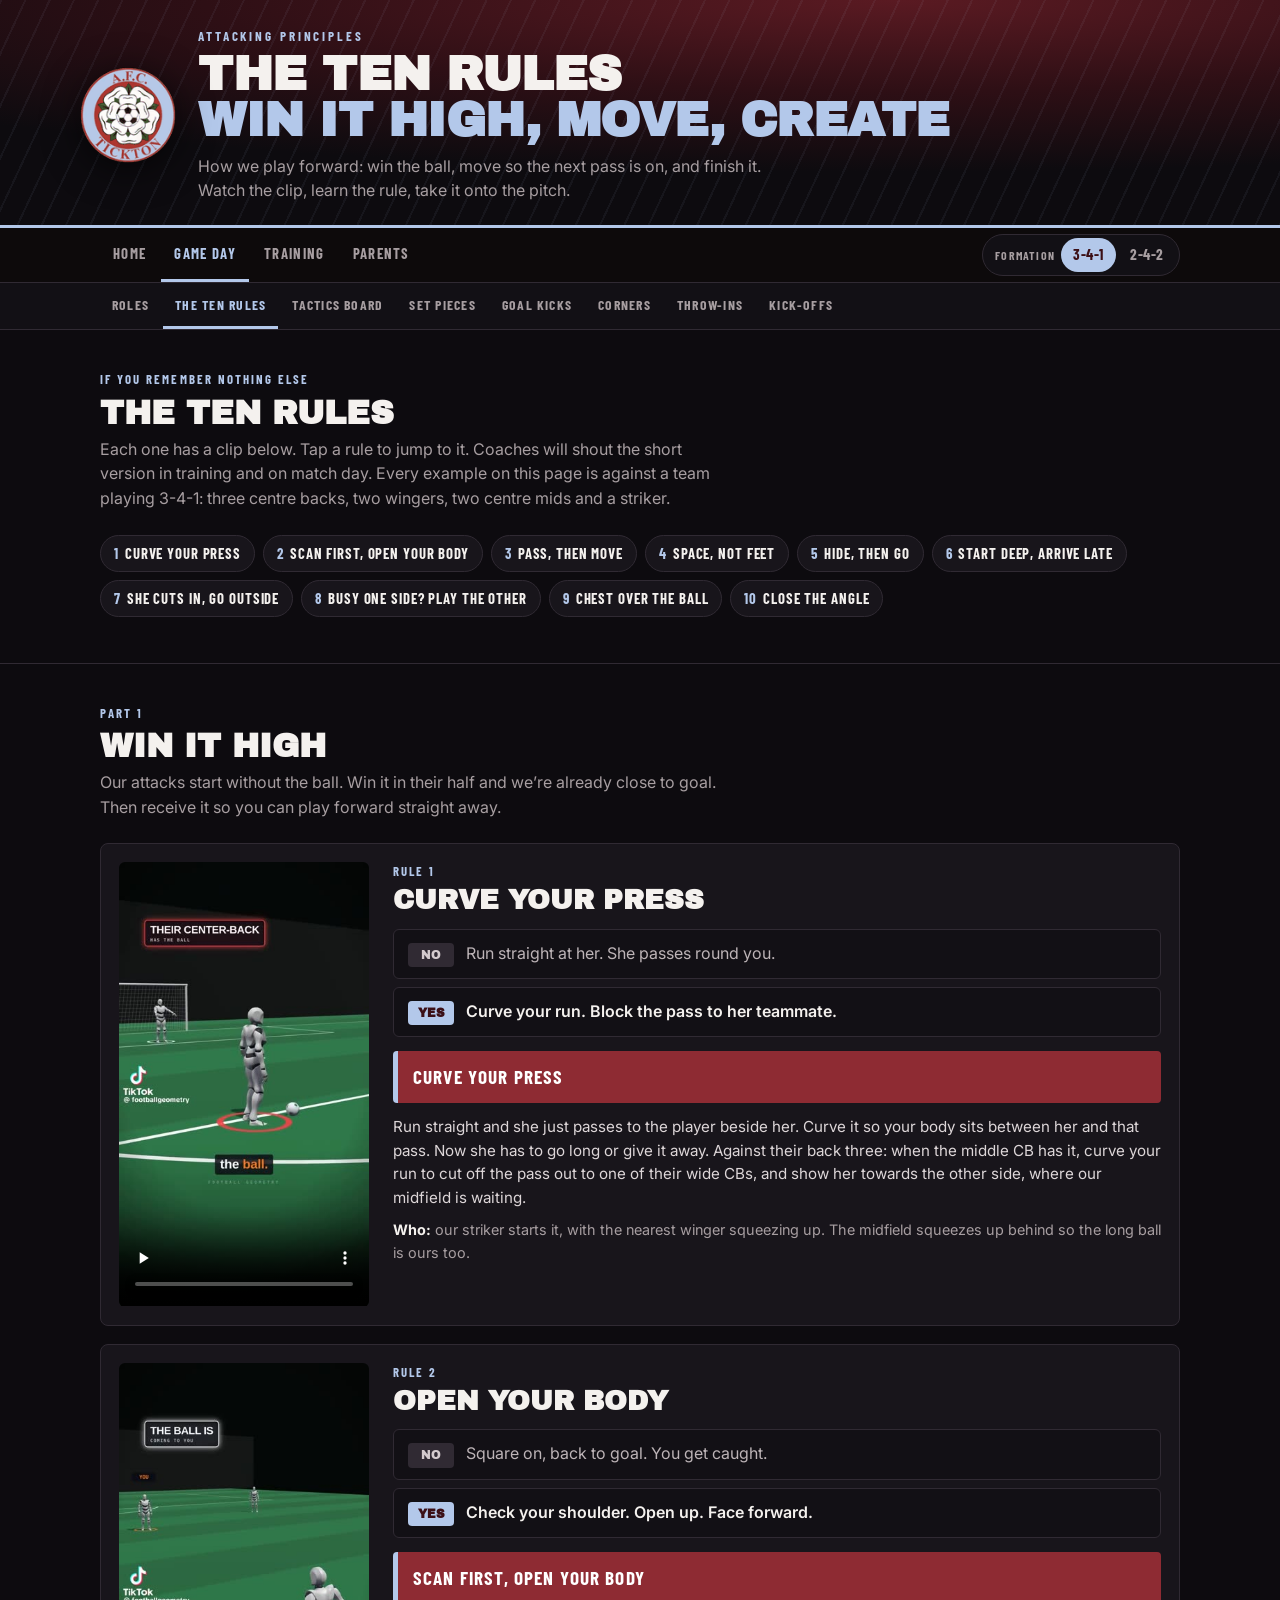
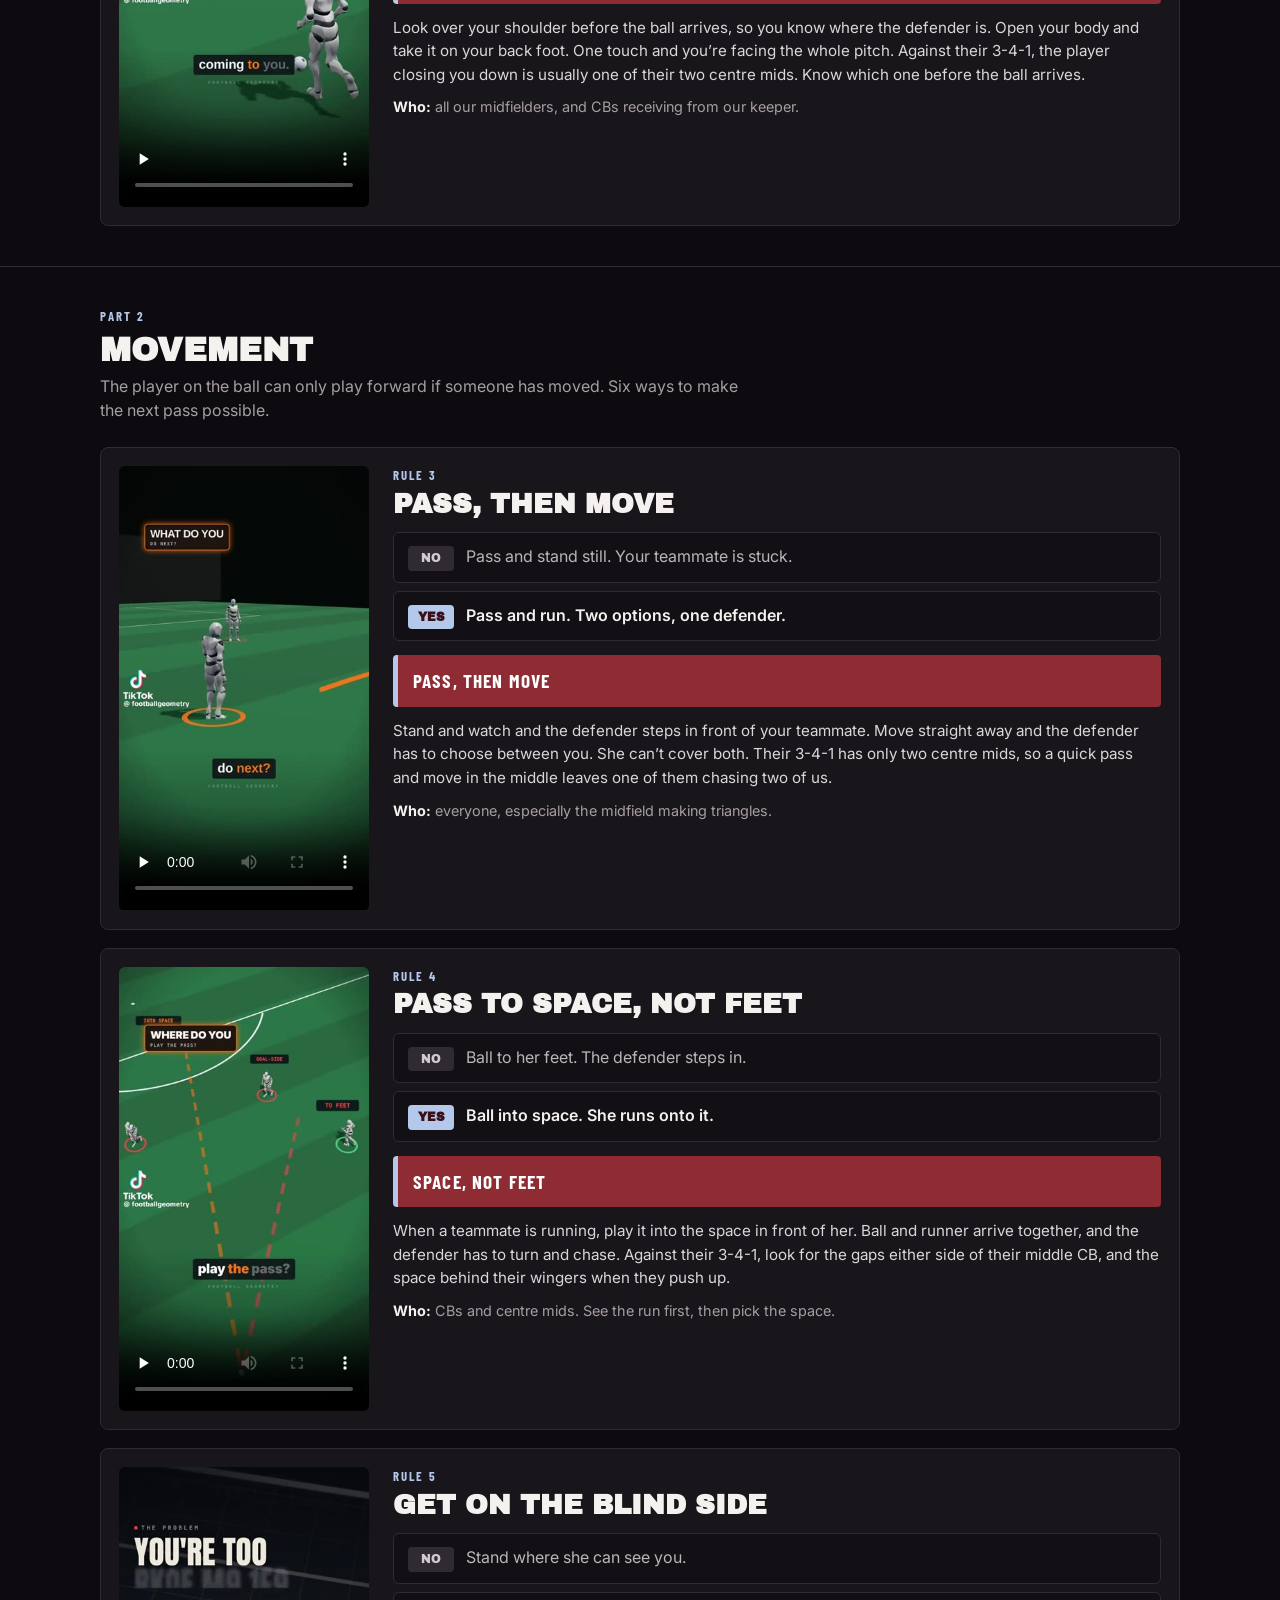
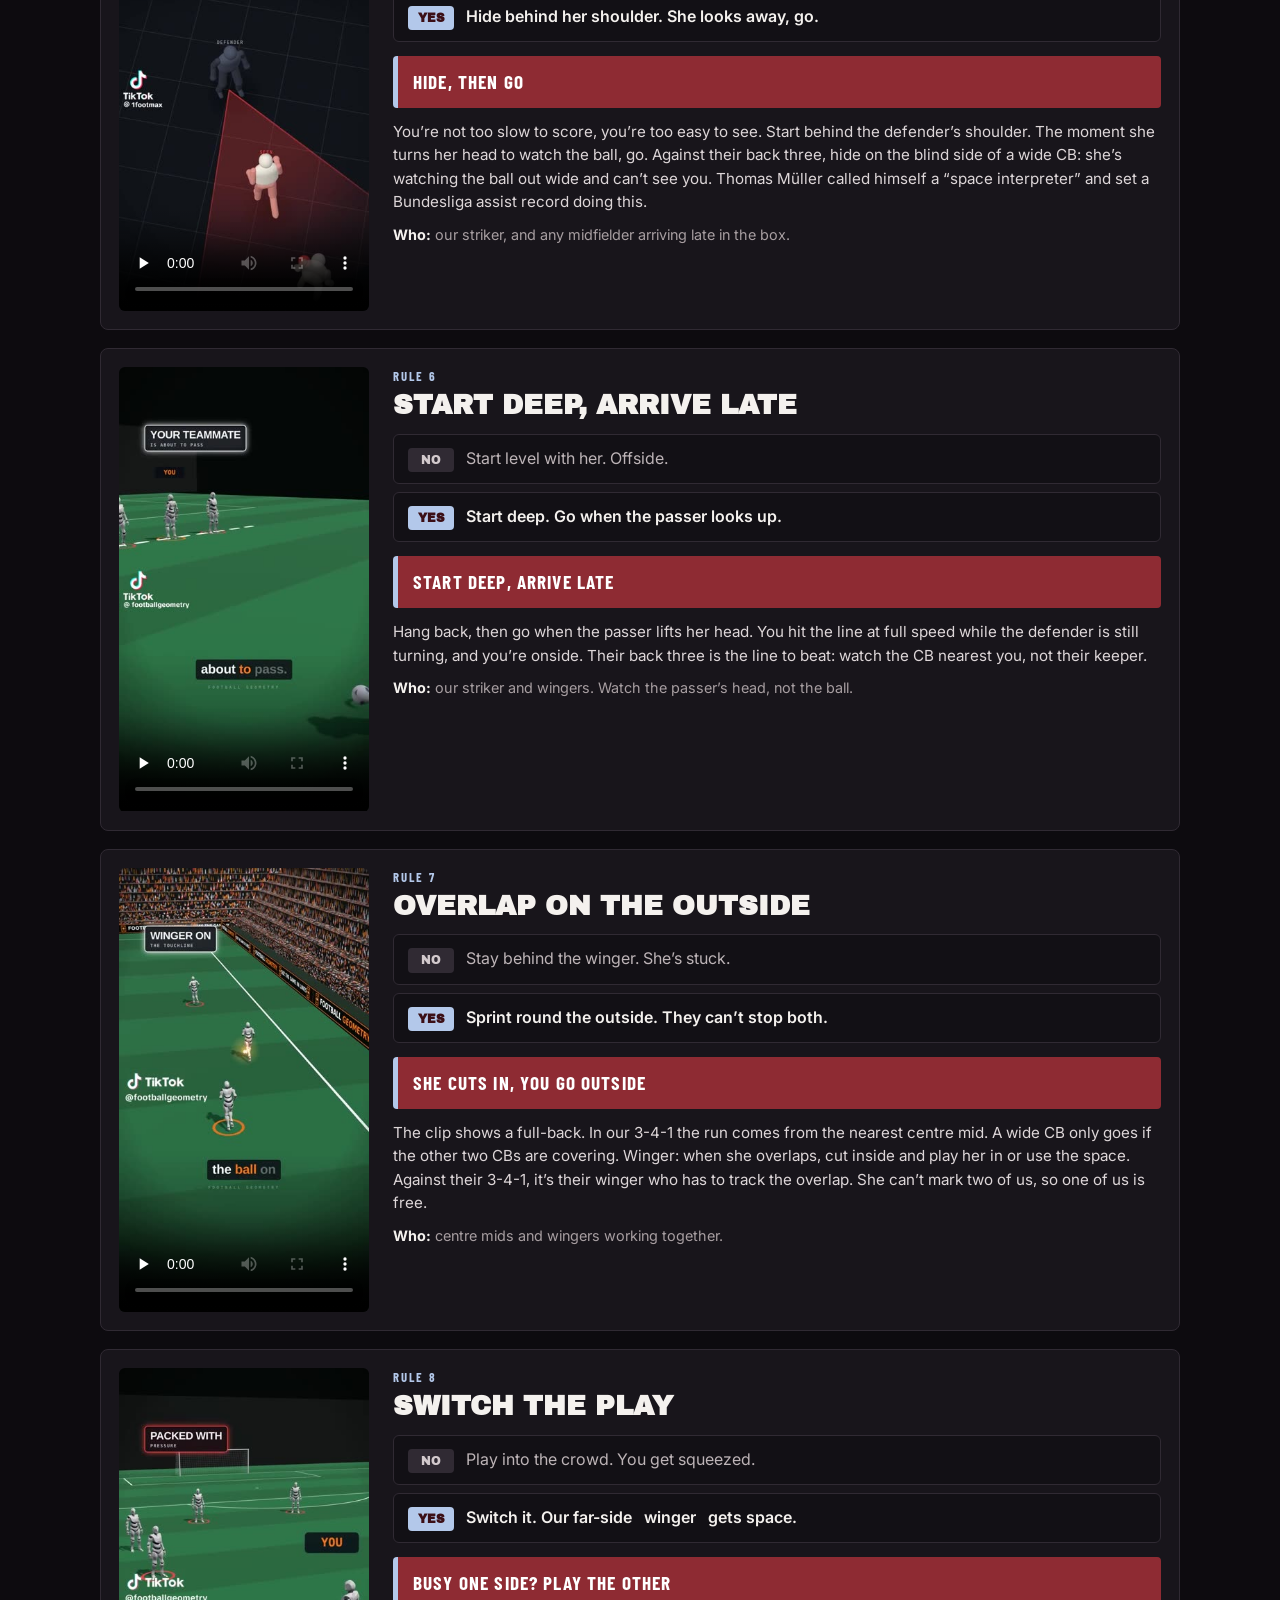
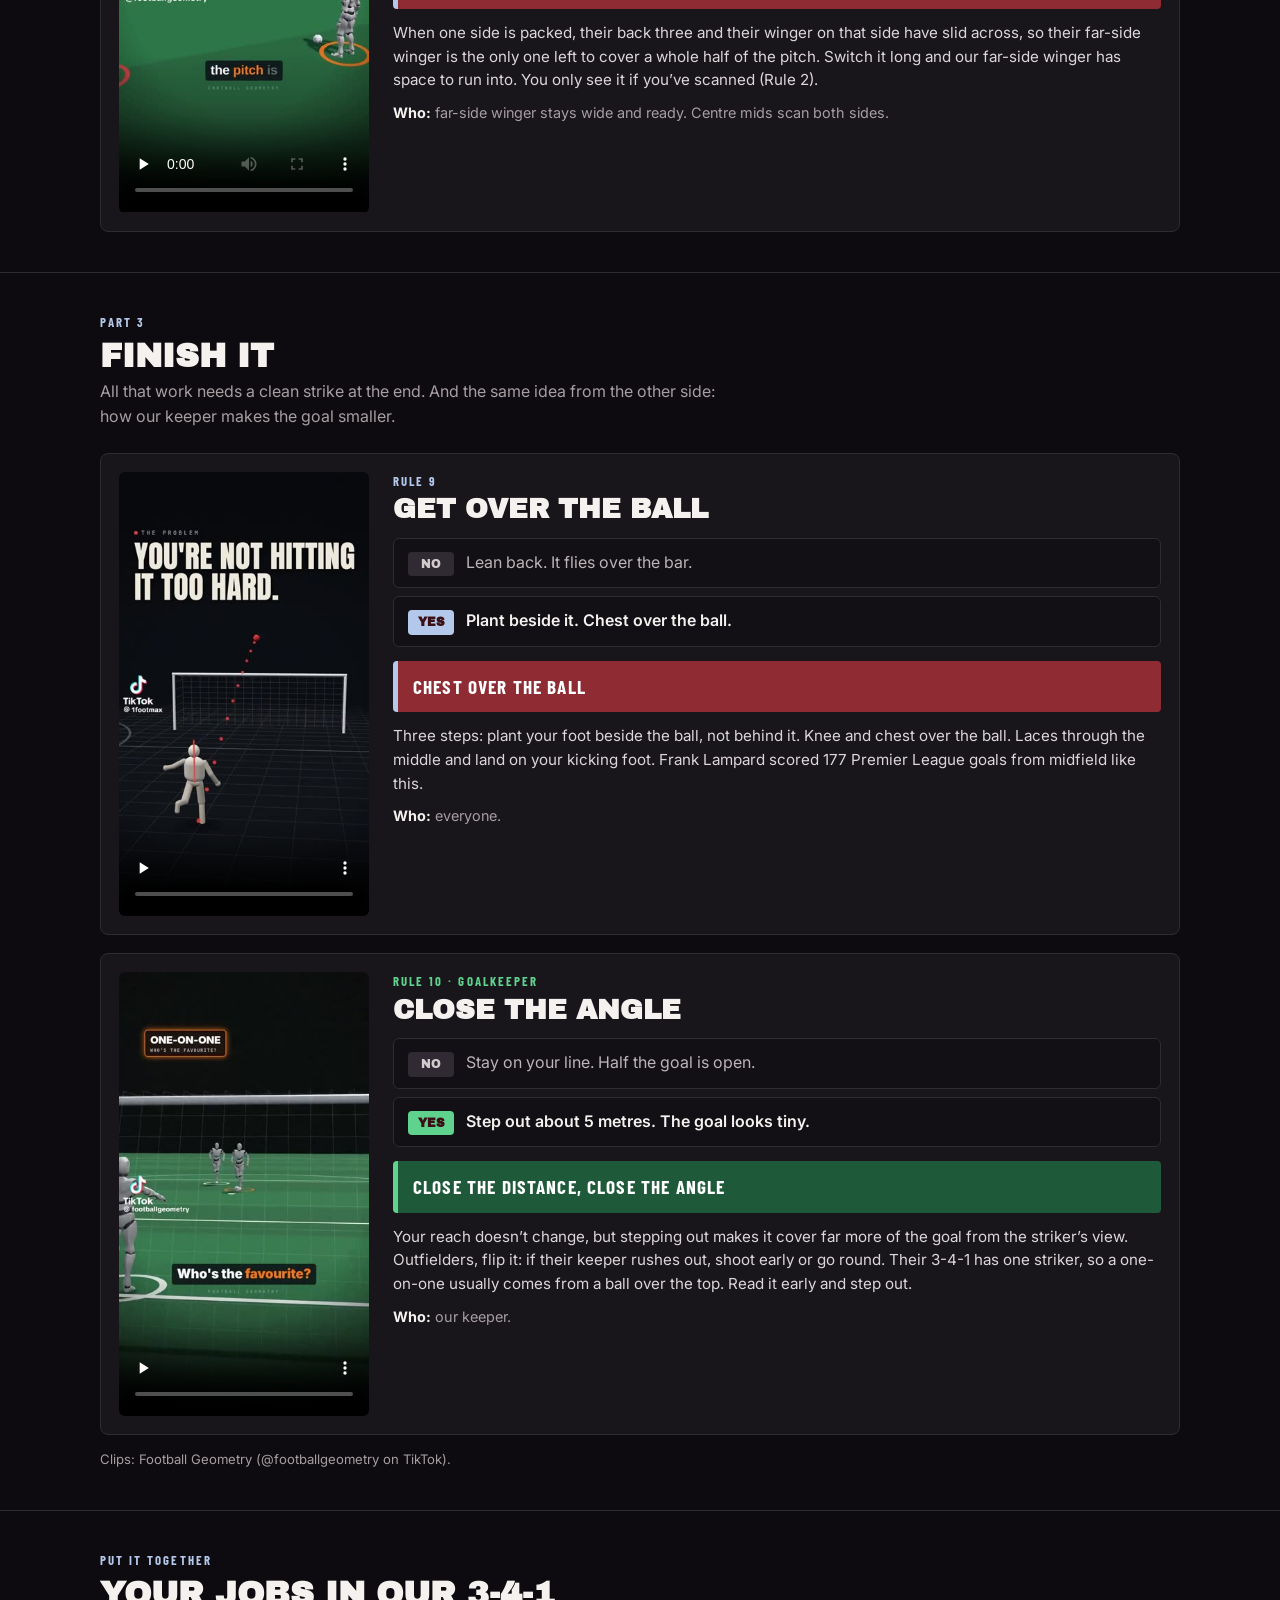
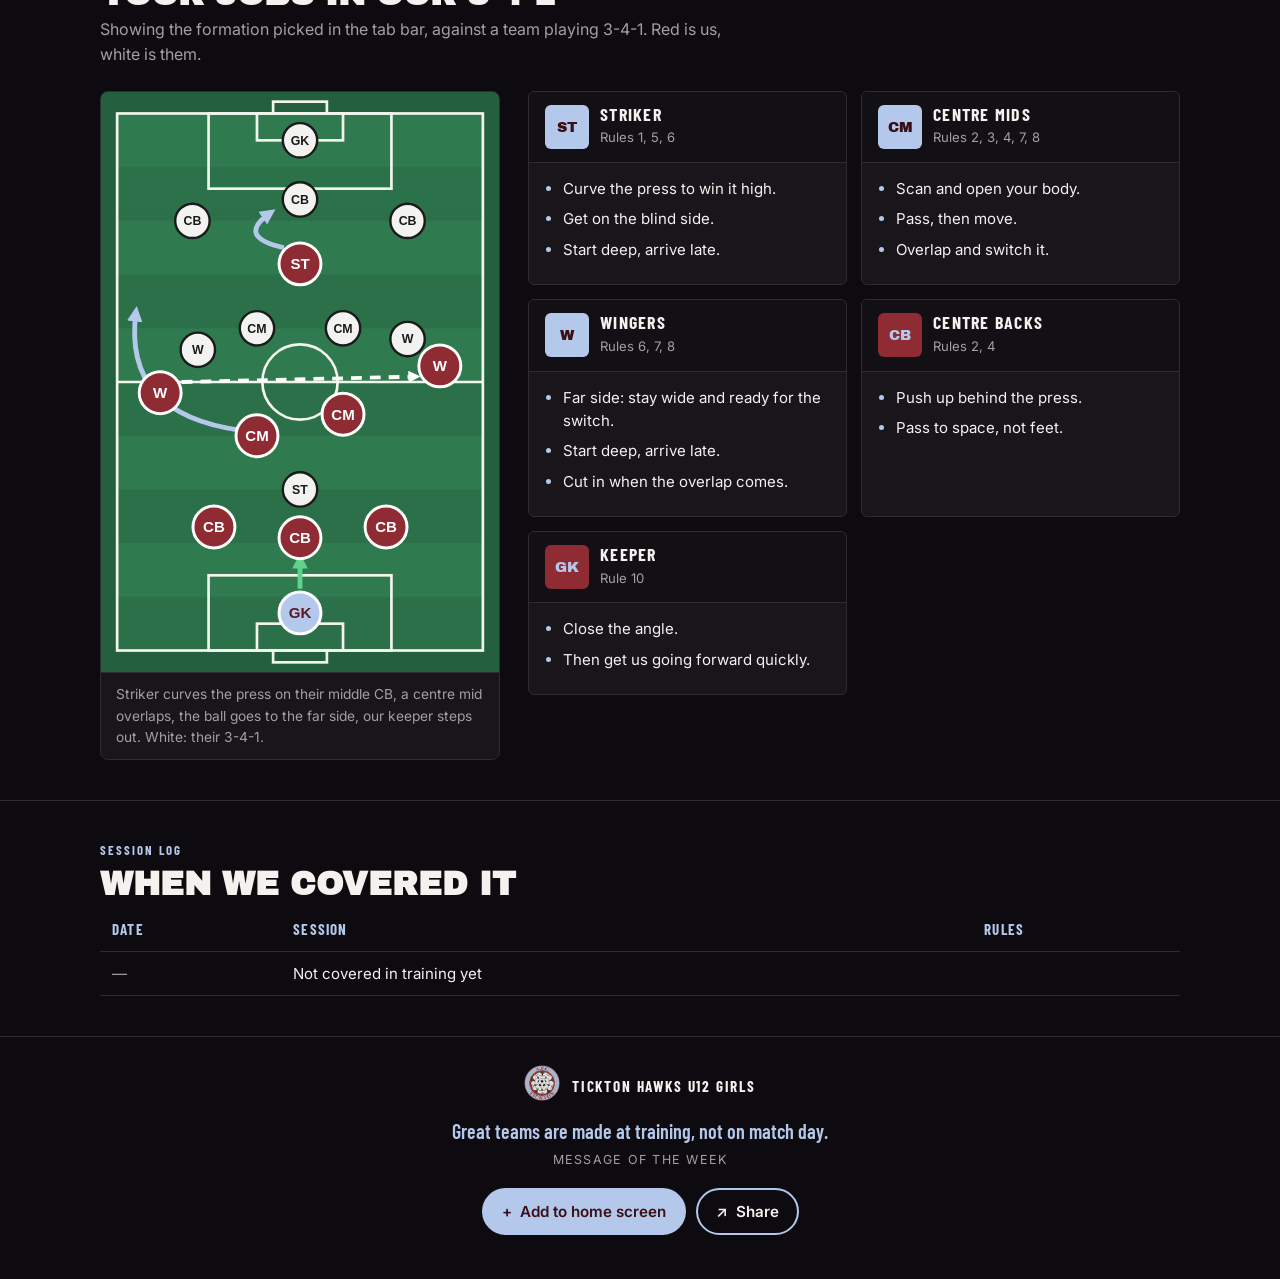
<file: play-forward.html>
<!doctype html>
<html lang="en-GB">
<head>
<meta charset="utf-8">
<meta name="viewport" content="width=device-width, initial-scale=1">
<title>Hawks — The Ten Rules</title>
<link rel="icon" href="assets/crest.png">
<link rel="apple-touch-icon" href="assets/icon-180.png">
<link rel="manifest" href="manifest.webmanifest">
<meta name="theme-color" content="#8E2B33">
<meta name="apple-mobile-web-app-capable" content="yes">
<meta name="mobile-web-app-capable" content="yes">
<meta name="apple-mobile-web-app-title" content="Hawks">
<meta name="apple-mobile-web-app-status-bar-style" content="black">
<link rel="preconnect" href="https://fonts.googleapis.com">
<link rel="preconnect" href="https://fonts.gstatic.com" crossorigin>
<link href="https://fonts.googleapis.com/css2?family=Archivo+Black&family=Barlow+Condensed:wght@500;600;700&family=Inter:wght@400;500;600&display=swap" rel="stylesheet">
<link rel="stylesheet" href="assets/site.css">
</head>
<body>
<script src="assets/site.js" data-page="play-forward" data-eyebrow="Attacking principles" data-h1="The Ten Rules" data-l2="Win it high, move, create" data-sub="How we play forward: win the ball, move so the next pass is on, and finish it. Watch the clip, learn the rule, take it onto the pitch."></script>

<section id="rules10">
  <div class="wrap">
    <p class="tag">If you remember nothing else</p>
    <h2>The ten rules</h2>
    <p class="sec-note">Each one has a clip below. Tap a rule to jump to it. Coaches will shout the short version in training and on match day. Every example on this page is against a team playing 3-4-1: three centre backs, two wingers, two centre mids and a striker.</p>
    <div class="jump">
      <a href="#press"><span>1</span>Curve your press</a>
      <a href="#receive"><span>2</span>Scan first, open your body</a>
      <a href="#passmove"><span>3</span>Pass, then move</a>
      <a href="#space"><span>4</span>Space, not feet</a>
      <a href="#blindside"><span>5</span>Hide, then go</a>
      <a href="#timing"><span>6</span>Start deep, arrive late</a>
      <a href="#overlap"><span>7</span>She cuts in, go outside</a>
      <a href="#switch"><span>8</span>Busy one side? Play the other</a>
      <a href="#strike"><span>9</span>Chest over the ball</a>
      <a href="#keeper"><span>10</span>Close the angle</a>
    </div>
  </div>
</section>

<section id="win-it-high">
  <div class="wrap">
    <p class="tag">Part 1</p>
    <h2>Win it high</h2>
    <p class="sec-note">Our attacks start without the ball. Win it in their half and we’re already close to goal. Then receive it so you can play forward straight away.</p>
    <div class="pcards">

      <article class="pcard" id="press">
        <div class="clip"><video controls playsinline preload="none" poster="assets/clips/press.jpg" aria-label="Clip: the striker curves the press to cut off the pass to the midfielder"><source src="assets/clips/press.mp4" type="video/mp4"></video></div>
        <div>
          <p class="pn">Rule 1</p>
          <h3>Curve your press</h3>
          <div class="ny"><div class="no"><span class="lab">NO</span>Run straight at her. She passes round you.</div><div class="yes"><span class="lab">YES</span>Curve your run. Block the pass to her teammate.</div></div>
          <p class="rulebar">Curve your press</p>
          <p class="why">Run straight and she just passes to the player beside her. Curve it so your body sits between her and that pass. Now she has to go long or give it away. Against their back three: when the middle CB has it, curve your run to cut off the pass out to one of their wide CBs, and show her towards the other side, where our midfield is waiting.</p>
          <p class="who"><b>Who:</b> <span data-form="f341">our striker starts it, with the nearest winger squeezing up.</span><span data-form="f242">the 9 starts it on their middle centre back, forcing it wide and blocking the pass back. The 10 stays on her side and presses the wide centre back. They don't cross.</span> The midfield squeezes up behind so the long ball is ours too.</p>
        </div>
      </article>

      <article class="pcard" id="receive">
        <div class="clip"><video controls playsinline preload="none" poster="assets/clips/receive.jpg" aria-label="Clip: a midfielder receiving square, then checking the shoulder and opening the body"><source src="assets/clips/receive.mp4" type="video/mp4"></video></div>
        <div>
          <p class="pn">Rule 2</p>
          <h3>Open your body</h3>
          <div class="ny"><div class="no"><span class="lab">NO</span>Square on, back to goal. You get caught.</div><div class="yes"><span class="lab">YES</span>Check your shoulder. Open up. Face forward.</div></div>
          <p class="rulebar">Scan first, open your body</p>
          <p class="why">Look over your shoulder before the ball arrives, so you know where the defender is. Open your body and take it on your back foot. One touch and you’re facing the whole pitch. Against their 3-4-1, the player closing you down is usually one of their two centre mids. Know which one before the ball arrives.</p>
          <p class="who"><b>Who:</b> all our midfielders, and CBs receiving from our keeper.</p>
        </div>
      </article>

    </div>
  </div>
</section>

<section id="movement">
  <div class="wrap">
    <p class="tag">Part 2</p>
    <h2>Movement</h2>
    <p class="sec-note">The player on the ball can only play forward if someone has moved. Six ways to make the next pass possible.</p>
    <div class="pcards">

      <article class="pcard" id="passmove">
        <div class="clip"><video controls playsinline preload="none" poster="assets/clips/passmove.jpg" aria-label="Clip: a player passes and stands still, then passes and runs past the defender"><source src="assets/clips/passmove.mp4" type="video/mp4"></video></div>
        <div>
          <p class="pn">Rule 3</p>
          <h3>Pass, then move</h3>
          <div class="ny"><div class="no"><span class="lab">NO</span>Pass and stand still. Your teammate is stuck.</div><div class="yes"><span class="lab">YES</span>Pass and run. Two options, one defender.</div></div>
          <p class="rulebar">Pass, then move</p>
          <p class="why">Stand and watch and the defender steps in front of your teammate. Move straight away and the defender has to choose between you. She can’t cover both. Their 3-4-1 has only two centre mids, so a quick pass and move in the middle leaves one of them chasing two of us.</p>
          <p class="who"><b>Who:</b> everyone, especially the midfield making triangles.</p>
        </div>
      </article>

      <article class="pcard" id="space">
        <div class="clip"><video controls playsinline preload="none" poster="assets/clips/space.jpg" aria-label="Clip: a pass to feet gets cut out, then the same run with the pass played into space"><source src="assets/clips/space.mp4" type="video/mp4"></video></div>
        <div>
          <p class="pn">Rule 4</p>
          <h3>Pass to space, not feet</h3>
          <div class="ny"><div class="no"><span class="lab">NO</span>Ball to her feet. The defender steps in.</div><div class="yes"><span class="lab">YES</span>Ball into space. She runs onto it.</div></div>
          <p class="rulebar">Space, not feet</p>
          <p class="why">When a teammate is running, play it into the space in front of her. Ball and runner arrive together, and the defender has to turn and chase. Against their 3-4-1, look for the gaps either side of their middle CB, and the space behind their wingers when they push up.</p>
          <p class="who"><b>Who:</b> CBs and centre mids. See the run first, then pick the space.</p>
        </div>
      </article>

      <article class="pcard" id="blindside">
        <div class="clip"><video controls playsinline preload="none" poster="assets/clips/blindside.jpg" aria-label="Clip: the defender's view, with the striker in front then hidden behind the defender's shoulder"><source src="assets/clips/blindside.mp4" type="video/mp4"></video></div>
        <div>
          <p class="pn">Rule 5</p>
          <h3>Get on the blind side</h3>
          <div class="ny"><div class="no"><span class="lab">NO</span>Stand where she can see you.</div><div class="yes"><span class="lab">YES</span>Hide behind her shoulder. She looks away, go.</div></div>
          <p class="rulebar">Hide, then go</p>
          <p class="why">You’re not too slow to score, you’re too easy to see. Start behind the defender’s shoulder. The moment she turns her head to watch the ball, go. Against their back three, hide on the blind side of a wide CB: she’s watching the ball out wide and can’t see you. Thomas Müller called himself a “space interpreter” and set a Bundesliga assist record doing this.</p>
          <p class="who"><b>Who:</b> <span data-form="f341">our striker</span><span data-form="f242">the 9 and the 10</span>, and any midfielder arriving late in the box.</p>
        </div>
      </article>

      <article class="pcard" id="timing">
        <div class="clip"><video controls playsinline preload="none" poster="assets/clips/timing.jpg" aria-label="Clip: a striker starts level and is offside, then starts deeper and arrives at full speed"><source src="assets/clips/timing.mp4" type="video/mp4"></video></div>
        <div>
          <p class="pn">Rule 6</p>
          <h3>Start deep, arrive late</h3>
          <div class="ny"><div class="no"><span class="lab">NO</span>Start level with her. Offside.</div><div class="yes"><span class="lab">YES</span>Start deep. Go when the passer looks up.</div></div>
          <p class="rulebar">Start deep, arrive late</p>
          <p class="why">Hang back, then go when the passer lifts her head. You hit the line at full speed while the defender is still turning, and you’re onside. Their back three is the line to beat: watch the CB nearest you, not their keeper.</p>
          <p class="who"><b>Who:</b> <span data-form="f341">our striker and wingers</span><span data-form="f242">the 9, the 10 and the wing backs</span>. Watch the passer’s head, not the ball.</p>
        </div>
      </article>

      <article class="pcard" id="overlap">
        <div class="clip"><video controls playsinline preload="none" poster="assets/clips/overlap.jpg" aria-label="Clip: a teammate stays behind the winger, then overlaps on the outside"><source src="assets/clips/overlap.mp4" type="video/mp4"></video></div>
        <div>
          <p class="pn">Rule 7</p>
          <h3>Overlap on the outside</h3>
          <div class="ny"><div class="no"><span class="lab">NO</span>Stay behind the winger. She’s stuck.</div><div class="yes"><span class="lab">YES</span>Sprint round the outside. They can’t stop both.</div></div>
          <p class="rulebar">She cuts in, you go outside</p>
          <p class="why"><span data-form="f341">The clip shows a full-back. In our 3-4-1 the run comes from the nearest centre mid. A wide CB only goes if the other two CBs are covering. Winger: when she overlaps, cut inside and play her in or use the space.</span><span data-form="f242">The clip shows a full-back. In our 2-4-2 that’s the wing back. When the 10 or the 9 drifts wide and cuts in, the wing back sprints round the outside, and the nearest CM covers the space she leaves.</span> Against their 3-4-1, it’s their winger who has to track the overlap. She can’t mark two of us, so one of us is free.</p>
          <p class="who"><b>Who:</b> <span data-form="f341">centre mids and wingers working together.</span><span data-form="f242">wing backs with the 10 and the 9.</span></p>
        </div>
      </article>

      <article class="pcard" id="switch">
        <div class="clip"><video controls playsinline preload="none" poster="assets/clips/switch.jpg" aria-label="Clip: under pressure on one side, the midfielder switches it long to the far side"><source src="assets/clips/switch.mp4" type="video/mp4"></video></div>
        <div>
          <p class="pn">Rule 8</p>
          <h3>Switch the play</h3>
          <div class="ny"><div class="no"><span class="lab">NO</span>Play into the crowd. You get squeezed.</div><div class="yes"><span class="lab">YES</span>Switch it. Our far-side <span data-form="f341">winger</span><span data-form="f242">wing back</span> gets space.</div></div>
          <p class="rulebar">Busy one side? Play the other</p>
          <p class="why">When one side is packed, their back three and their winger on that side have slid across, so their far-side winger is the only one left to cover a whole half of the pitch. Switch it long and our far-side <span data-form="f341">winger</span><span data-form="f242">wing back</span> has space to run into. You only see it if you’ve scanned (Rule 2).</p>
          <p class="who"><b>Who:</b> far-side <span data-form="f341">winger</span><span data-form="f242">wing back</span> stays wide and ready. Centre mids scan both sides.</p>
        </div>
      </article>

    </div>
  </div>
</section>

<section id="finish">
  <div class="wrap">
    <p class="tag">Part 3</p>
    <h2>Finish it</h2>
    <p class="sec-note">All that work needs a clean strike at the end. And the same idea from the other side: how our keeper makes the goal smaller.</p>
    <div class="pcards">

      <article class="pcard" id="strike">
        <div class="clip"><video controls playsinline preload="none" poster="assets/clips/strike.jpg" aria-label="Clip: leaning back sends it over the bar, then planting beside the ball with the chest over it"><source src="assets/clips/strike.mp4" type="video/mp4"></video></div>
        <div>
          <p class="pn">Rule 9</p>
          <h3>Get over the ball</h3>
          <div class="ny"><div class="no"><span class="lab">NO</span>Lean back. It flies over the bar.</div><div class="yes"><span class="lab">YES</span>Plant beside it. Chest over the ball.</div></div>
          <p class="rulebar">Chest over the ball</p>
          <p class="why">Three steps: plant your foot beside the ball, not behind it. Knee and chest over the ball. Laces through the middle and land on your kicking foot. Frank Lampard scored 177 Premier League goals from midfield like this.</p>
          <p class="who"><b>Who:</b> everyone.</p>
        </div>
      </article>

      <article class="pcard gk" id="keeper">
        <div class="clip"><video controls playsinline preload="none" poster="assets/clips/keeper.jpg" aria-label="Clip: a keeper on the line leaves half the goal open, then steps out and covers almost all of it"><source src="assets/clips/keeper.mp4" type="video/mp4"></video></div>
        <div>
          <p class="pn">Rule 10 · Goalkeeper</p>
          <h3>Close the angle</h3>
          <div class="ny"><div class="no"><span class="lab">NO</span>Stay on your line. Half the goal is open.</div><div class="yes"><span class="lab">YES</span>Step out about 5 metres. The goal looks tiny.</div></div>
          <p class="rulebar">Close the distance, close the angle</p>
          <p class="why">Your reach doesn’t change, but stepping out makes it cover far more of the goal from the striker’s view. Outfielders, flip it: if their keeper rushes out, shoot early or go round. Their 3-4-1 has one striker, so a one-on-one usually comes from a ball over the top. Read it early and step out.</p>
          <p class="who"><b>Who:</b> our keeper.</p>
        </div>
      </article>

    </div>
    <p class="clipcredit">Clips: Football Geometry (@footballgeometry on TikTok).</p>
  </div>
</section>

<section id="jobs">
  <div class="wrap">
    <p class="tag">Put it together</p>
    <h2>Your jobs in our <span data-form="f341">3-4-1</span><span data-form="f242">2-4-2</span></h2>
    <p class="sec-note">Showing the formation picked in the tab bar, against a team playing 3-4-1. Red is us, white is them.</p>
    <div class="split" data-form="f341">
      <div class="diagram"><img src="assets/play-forward-341.svg" alt="Our 3-4-1 against their 3-4-1 with the play forward jobs: the striker curves the press on their middle CB, a centre mid overlaps the left winger, the ball is switched to the far winger, and the keeper steps out."><div class="cap">Striker curves the press on their middle CB, a centre mid overlaps, the ball goes to the far side, our keeper steps out. White: their 3-4-1.</div></div>
      <div class="roles">
        <div class="role"><div class="role-hd"><span class="pos-badge">ST</span><span><b>Striker</b><small>Rules 1, 5, 6</small></span></div><ul><li>Curve the press to win it high.</li><li>Get on the blind side.</li><li>Start deep, arrive late.</li></ul></div>
        <div class="role"><div class="role-hd"><span class="pos-badge">CM</span><span><b>Centre mids</b><small>Rules 2, 3, 4, 7, 8</small></span></div><ul><li>Scan and open your body.</li><li>Pass, then move.</li><li>Overlap and switch it.</li></ul></div>
        <div class="role"><div class="role-hd"><span class="pos-badge">W</span><span><b>Wingers</b><small>Rules 6, 7, 8</small></span></div><ul><li>Far side: stay wide and ready for the switch.</li><li>Start deep, arrive late.</li><li>Cut in when the overlap comes.</li></ul></div>
        <div class="role"><div class="role-hd"><span class="pos-badge dark">CB</span><span><b>Centre backs</b><small>Rules 2, 4</small></span></div><ul><li>Push up behind the press.</li><li>Pass to space, not feet.</li></ul></div>
        <div class="role"><div class="role-hd"><span class="pos-badge dark">GK</span><span><b>Keeper</b><small>Rule 10</small></span></div><ul><li>Close the angle.</li><li>Then get us going forward quickly.</li></ul></div>
      </div>
    </div>
    <div class="split" data-form="f242">
      <div class="diagram"><img src="assets/play-forward-242.svg" alt="Our 2-4-2 against their 3-4-1 with the play forward jobs: the 9 curves the press on their middle CB, the left wing back overlaps round the outside, the ball is switched to the far wing back, and the keeper steps out."><div class="cap">The 9 curves the press on their middle CB, a wing back overlaps, the ball goes to the far side, our keeper steps out. White: their 3-4-1.</div></div>
      <div class="roles">
        <div class="role"><div class="role-hd"><span class="pos-badge">9</span><span><b>The 9 and the 10</b><small>Rules 1, 5, 6</small></span></div><ul><li>9: curve the press on their middle centre back to force it wide. 10: press the wide centre back. Don't cross.</li><li>Get on the blind side.</li><li>Start deep, arrive late.</li></ul></div>
        <div class="role"><div class="role-hd"><span class="pos-badge">CM</span><span><b>Centre mids</b><small>Rules 2, 3, 4, 8</small></span></div><ul><li>Scan and open your body.</li><li>Pass, then move.</li><li>Switch it. Cover when a wing back goes.</li></ul></div>
        <div class="role"><div class="role-hd"><span class="pos-badge">WB</span><span><b>Wing backs</b><small>Rules 6, 7, 8</small></span></div><ul><li>Overlap round the outside.</li><li>Far side: stay wide and ready for the switch.</li><li>Start deep, arrive late.</li></ul></div>
        <div class="role"><div class="role-hd"><span class="pos-badge dark">CB</span><span><b>Centre backs</b><small>Rules 2, 4</small></span></div><ul><li>Push up behind the press.</li><li>Pass to space, not feet.</li></ul></div>
        <div class="role"><div class="role-hd"><span class="pos-badge dark">GK</span><span><b>Keeper</b><small>Rule 10</small></span></div><ul><li>Close the angle.</li><li>Then get us going forward quickly.</li></ul></div>
      </div>
    </div>
  </div>
</section>

<section id="sessions">
  <div class="wrap">
    <p class="tag">Session log</p>
    <h2>When we covered it</h2>
    <table class="log">
      <thead><tr><th>Date</th><th>Session</th><th>Rules</th></tr></thead>
      <tbody>
        <!-- NEW SESSION: add a row here, newest at the top, e.g.
        <tr><td>31 Oct 2026</td><td>The Ten Rules 1: attacking movement and playing forward</td><td>1–10</td></tr> -->
        <tr><td>—</td><td>Not covered in training yet</td><td></td></tr>
      </tbody>
    </table>
  </div>
</section>

<script src="assets/messages.js"></script>
<script>
Hawks.footer();
// Only one clip plays at a time
document.querySelectorAll("video").forEach(function(v){
  v.addEventListener("play", function(){
    document.querySelectorAll("video").forEach(function(o){ if (o !== v) { o.pause(); } });
  });
});
</script>
</body>
</html>
</file>
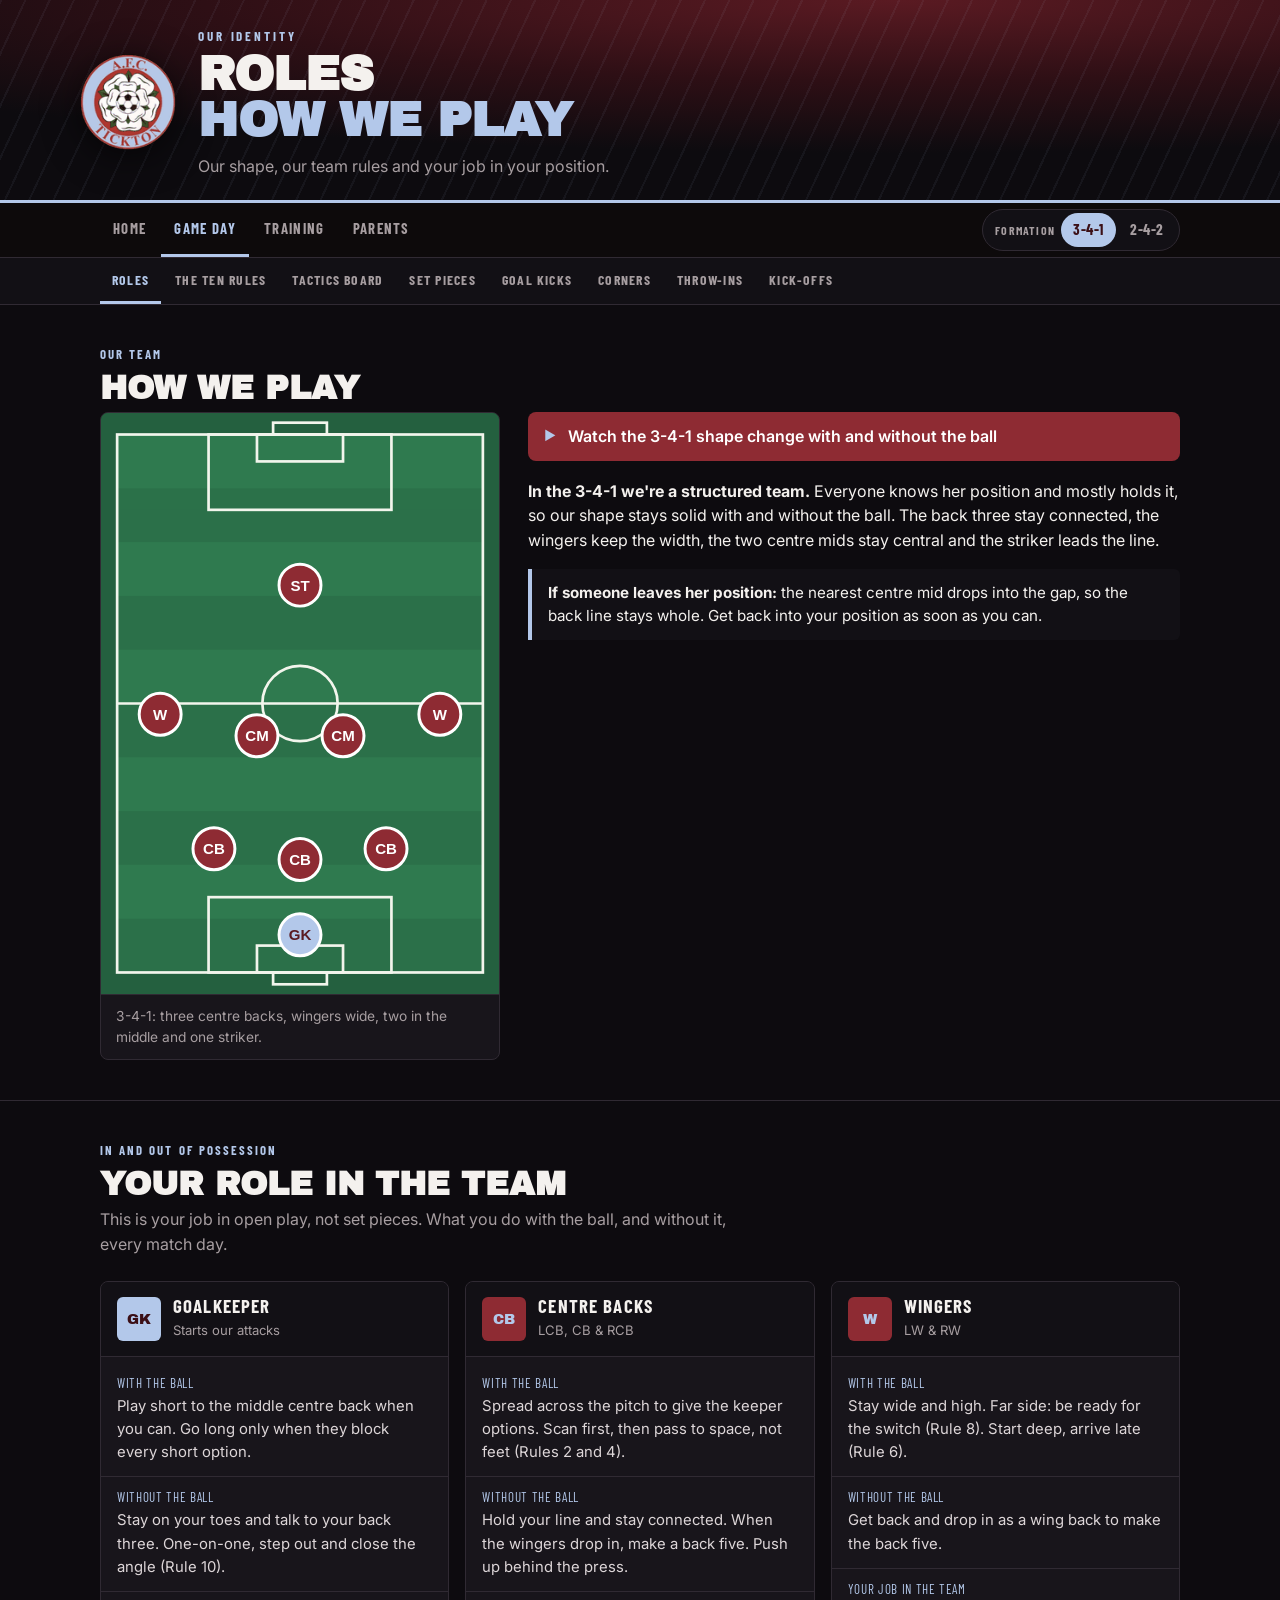
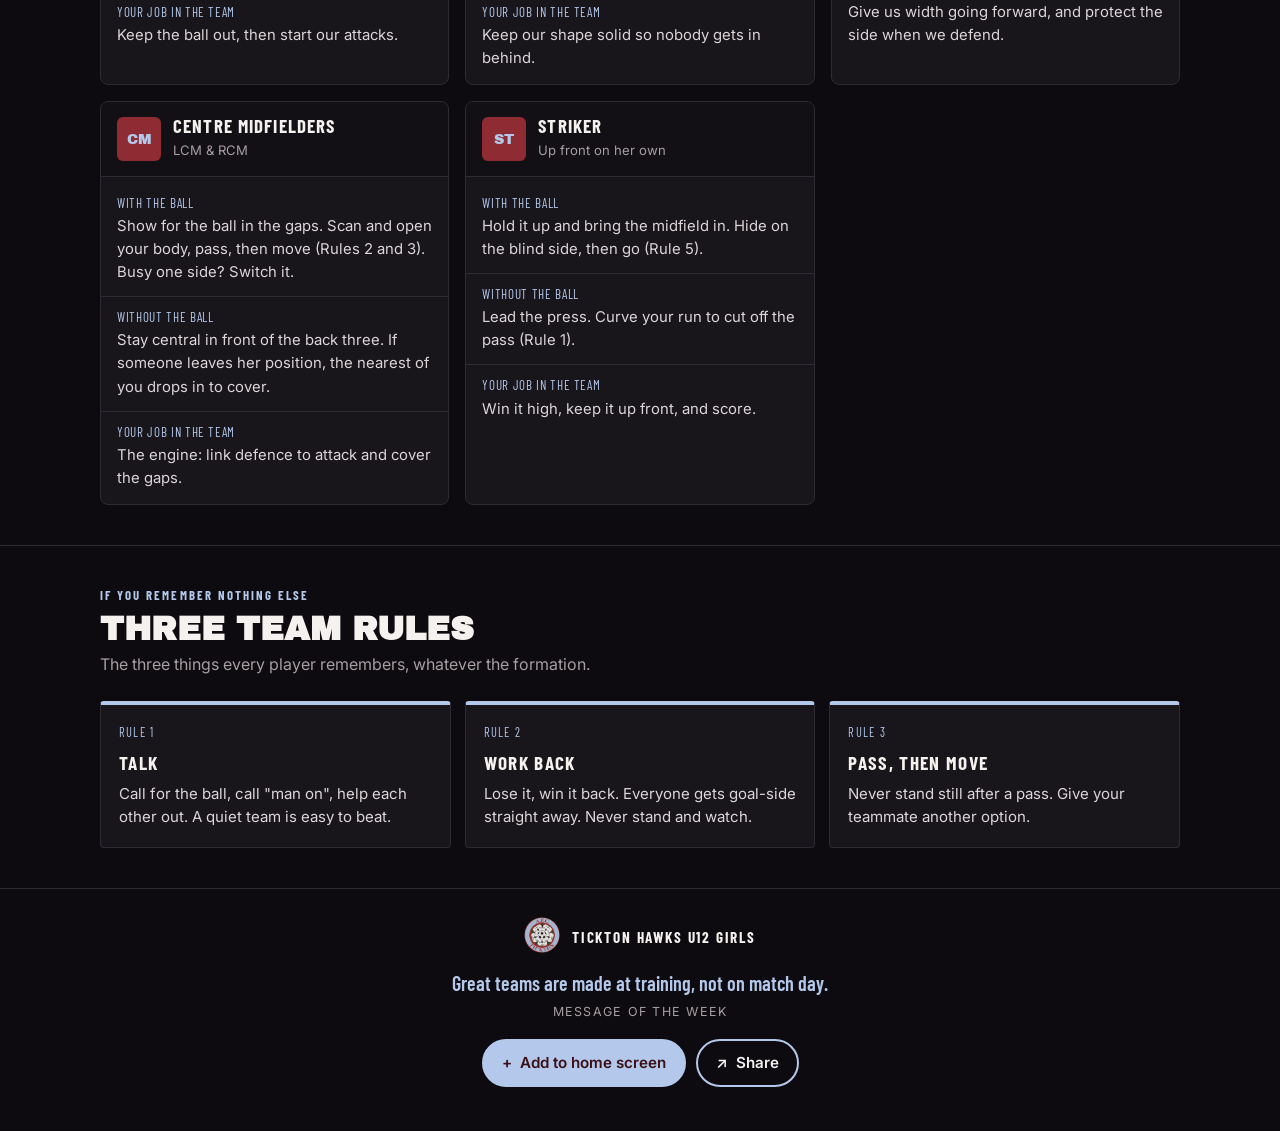
<file: roles.html>
<!doctype html>
<html lang="en-GB">
<head>
<meta charset="utf-8">
<meta name="viewport" content="width=device-width, initial-scale=1">
<title>Hawks — Roles</title>
<link rel="icon" href="assets/crest.png">
<link rel="apple-touch-icon" href="assets/icon-180.png">
<link rel="manifest" href="manifest.webmanifest">
<meta name="theme-color" content="#8E2B33">
<meta name="apple-mobile-web-app-capable" content="yes">
<meta name="mobile-web-app-capable" content="yes">
<meta name="apple-mobile-web-app-title" content="Hawks">
<meta name="apple-mobile-web-app-status-bar-style" content="black">
<link rel="preconnect" href="https://fonts.googleapis.com">
<link rel="preconnect" href="https://fonts.gstatic.com" crossorigin>
<link href="https://fonts.googleapis.com/css2?family=Archivo+Black&family=Barlow+Condensed:wght@500;600;700&family=Inter:wght@400;500;600&display=swap" rel="stylesheet">
<link rel="stylesheet" href="assets/site.css">
</head>
<body>
<script src="assets/site.js" data-page="roles" data-eyebrow="Our identity" data-h1="Roles" data-l2="How We Play" data-sub="Our shape, our team rules and your job in your position."></script>

<section id="shape">
  <div class="wrap">
    <p class="tag">Our team</p>
    <h2>How we play</h2>

    <div data-form="f341">
      <div class="split">
        <div class="diagram"><img src="assets/formation-341.svg" alt="Our 3-4-1 shape: three centre backs, two wingers, two centre midfielders and a striker."><div class="cap">3-4-1: three centre backs, wingers wide, two in the middle and one striker.</div></div>
        <div>
          <a class="boardlink" href="board.html#shape">Watch the 3-4-1 shape change with and without the ball</a>
          <p><b>In the 3-4-1 we're a structured team.</b> Everyone knows her position and mostly holds it, so our shape stays solid with and without the ball. The back three stay connected, the wingers keep the width, the two centre mids stay central and the striker leads the line.</p>
          <p class="key"><b>If someone leaves her position:</b> the nearest centre mid drops into the gap, so the back line stays whole. Get back into your position as soon as you can.</p>
        </div>
      </div>
    </div>

    <div data-form="f242">
      <div class="split">
        <div class="diagram"><img src="assets/formation-242.svg" alt="Our 2-4-2 shape: two centre backs, two wing backs, two centre midfielders, the 10 and the 9."><div class="cap">2-4-2: two centre backs, four across the middle with the wing backs wide, then the 10 and the 9.</div></div>
        <div>
          <a class="boardlink" href="board.html#shape">Watch the 2-4-2 shape change with and without the ball</a>
          <p><b>In the 2-4-2 we're a mix.</b> At the back we're structured: the two centre backs hold their positions and stay connected. From midfield forward we're fluid: the wing backs, centre mids, the 10 and the 9 read the game, swap and make runs into space.</p>
          <p class="key"><b>If someone leaves her position:</b> the nearest centre mid drops into the gap, so the back line stays whole. Get back into your position as soon as you can.</p>
        </div>
      </div>
    </div>
  </div>
</section>

<section id="roles">
  <div class="wrap">
    <p class="tag">In and out of possession</p>
    <h2>Your role in the team</h2>
    <p class="sec-note">This is your job in open play, not set pieces. What you do with the ball, and without it, every match day.</p>

    <div class="pos-grid" data-form="f341">
      <div class="pos"><div class="pos-hd"><span class="pos-badge">GK</span><span><b>Goalkeeper</b><small>Starts our attacks</small></span></div>
        <dl><dt>With the ball</dt><dd>Play short to the middle centre back when you can. Go long only when they block every short option.</dd>
        <dt>Without the ball</dt><dd>Stay on your toes and talk to your back three. One-on-one, step out and close the angle (Rule 10).</dd>
        <dt>Your job in the team</dt><dd>Keep the ball out, then start our attacks.</dd></dl></div>
      <div class="pos"><div class="pos-hd"><span class="pos-badge dark">CB</span><span><b>Centre Backs</b><small>LCB, CB &amp; RCB</small></span></div>
        <dl><dt>With the ball</dt><dd>Spread across the pitch to give the keeper options. Scan first, then pass to space, not feet (Rules 2 and 4).</dd>
        <dt>Without the ball</dt><dd>Hold your line and stay connected. When the wingers drop in, make a back five. Push up behind the press.</dd>
        <dt>Your job in the team</dt><dd>Keep our shape solid so nobody gets in behind.</dd></dl></div>
      <div class="pos"><div class="pos-hd"><span class="pos-badge dark">W</span><span><b>Wingers</b><small>LW &amp; RW</small></span></div>
        <dl><dt>With the ball</dt><dd>Stay wide and high. Far side: be ready for the switch (Rule 8). Start deep, arrive late (Rule 6).</dd>
        <dt>Without the ball</dt><dd>Get back and drop in as a wing back to make the back five.</dd>
        <dt>Your job in the team</dt><dd>Give us width going forward, and protect the side when we defend.</dd></dl></div>
      <div class="pos"><div class="pos-hd"><span class="pos-badge dark">CM</span><span><b>Centre Midfielders</b><small>LCM &amp; RCM</small></span></div>
        <dl><dt>With the ball</dt><dd>Show for the ball in the gaps. Scan and open your body, pass, then move (Rules 2 and 3). Busy one side? Switch it.</dd>
        <dt>Without the ball</dt><dd>Stay central in front of the back three. If someone leaves her position, the nearest of you drops in to cover.</dd>
        <dt>Your job in the team</dt><dd>The engine: link defence to attack and cover the gaps.</dd></dl></div>
      <div class="pos"><div class="pos-hd"><span class="pos-badge dark">ST</span><span><b>Striker</b><small>Up front on her own</small></span></div>
        <dl><dt>With the ball</dt><dd>Hold it up and bring the midfield in. Hide on the blind side, then go (Rule 5).</dd>
        <dt>Without the ball</dt><dd>Lead the press. Curve your run to cut off the pass (Rule 1).</dd>
        <dt>Your job in the team</dt><dd>Win it high, keep it up front, and score.</dd></dl></div>
    </div>

    <div class="pos-grid" data-form="f242">
      <div class="pos"><div class="pos-hd"><span class="pos-badge">GK</span><span><b>Goalkeeper</b><small>Starts our attacks</small></span></div>
        <dl><dt>With the ball</dt><dd>Play short to a centre back as they split wide. Go long only when they block every short option.</dd>
        <dt>Without the ball</dt><dd>Sweep up behind the back line and talk to your centre backs. One-on-one, step out and close the angle (Rule 10).</dd>
        <dt>Your job in the team</dt><dd>Keep the ball out, then start our attacks.</dd></dl></div>
      <div class="pos"><div class="pos-hd"><span class="pos-badge dark">CB</span><span><b>Centre Backs</b><small>LCB &amp; RCB</small></span></div>
        <dl><dt>With the ball</dt><dd>Split wide to build from the back. Scan first, then pass to space, not feet (Rules 2 and 4).</dd>
        <dt>Without the ball</dt><dd>Hold your positions and stay connected. Cover behind the wing backs when they go forward.</dd>
        <dt>Your job in the team</dt><dd>The structured part of the team: keep the back solid.</dd></dl></div>
      <div class="pos"><div class="pos-hd"><span class="pos-badge dark">WB</span><span><b>Wing Backs</b><small>LWB &amp; RWB</small></span></div>
        <dl><dt>With the ball</dt><dd>Go high and wide. Overlap on the outside (Rule 7). Far side: be ready for the switch (Rule 8).</dd>
        <dt>Without the ball</dt><dd>Get back into the line of four across the middle.</dd>
        <dt>Your job in the team</dt><dd>Own the whole side of the pitch.</dd></dl></div>
      <div class="pos"><div class="pos-hd"><span class="pos-badge dark">CM</span><span><b>Centre Midfielders</b><small>LCM &amp; RCM</small></span></div>
        <dl><dt>With the ball</dt><dd>Show for the ball in the gaps. Scan and open your body, pass, then move (Rules 2 and 3). Switch it when one side is busy.</dd>
        <dt>Without the ball</dt><dd>Screen in front of the centre backs. When a wing back or centre back goes, the nearest of you drops in to cover.</dd>
        <dt>Your job in the team</dt><dd>Link defence to attack and cover the gaps.</dd></dl></div>
      <div class="pos"><div class="pos-hd"><span class="pos-badge dark">10</span><span><b>The 10</b><small>Between their lines</small></span></div>
        <dl><dt>With the ball</dt><dd>Find space between their midfield and defence, turn and feed the 9 or the wing backs. Free to roam and swap with the 9.</dd>
        <dt>Without the ball</dt><dd>Stay on your side. When the 9 forces it wide, press the wide centre back. Don't cross with the 9.</dd>
        <dt>Your job in the team</dt><dd>Make things happen in the final third.</dd></dl></div>
      <div class="pos"><div class="pos-hd"><span class="pos-badge dark">9</span><span><b>The 9</b><small>Leads the line</small></span></div>
        <dl><dt>With the ball</dt><dd>Be the first runner in behind. Start deep, arrive late, and hide on the blind side (Rules 5 and 6).</dd>
        <dt>Without the ball</dt><dd>Lead the press: close down their middle centre back and curve your run to force it wide, then block the pass back to the middle (Rule 1).</dd>
        <dt>Your job in the team</dt><dd>Stretch their defence and score.</dd></dl></div>
    </div>
  </div>
</section>

<section id="rules">
  <div class="wrap">
    <p class="tag">If you remember nothing else</p>
    <h2>Three team rules</h2>
    <p class="sec-note">The three things every player remembers, whatever the formation.</p>
    <div class="cards">
      <div class="card"><span class="sm">Rule 1</span><b>Talk</b><p>Call for the ball, call "man on", help each other out. A quiet team is easy to beat.</p></div>
      <div class="card"><span class="sm">Rule 2</span><b>Work back</b><p>Lose it, win it back. Everyone gets goal-side straight away. Never stand and watch.</p></div>
      <div class="card"><span class="sm">Rule 3</span><b>Pass, then move</b><p>Never stand still after a pass. Give your teammate another option.</p></div>
    </div>
  </div>
</section>

<script src="assets/messages.js"></script>
<script>Hawks.footer();</script>
</body>
</html>
</file>
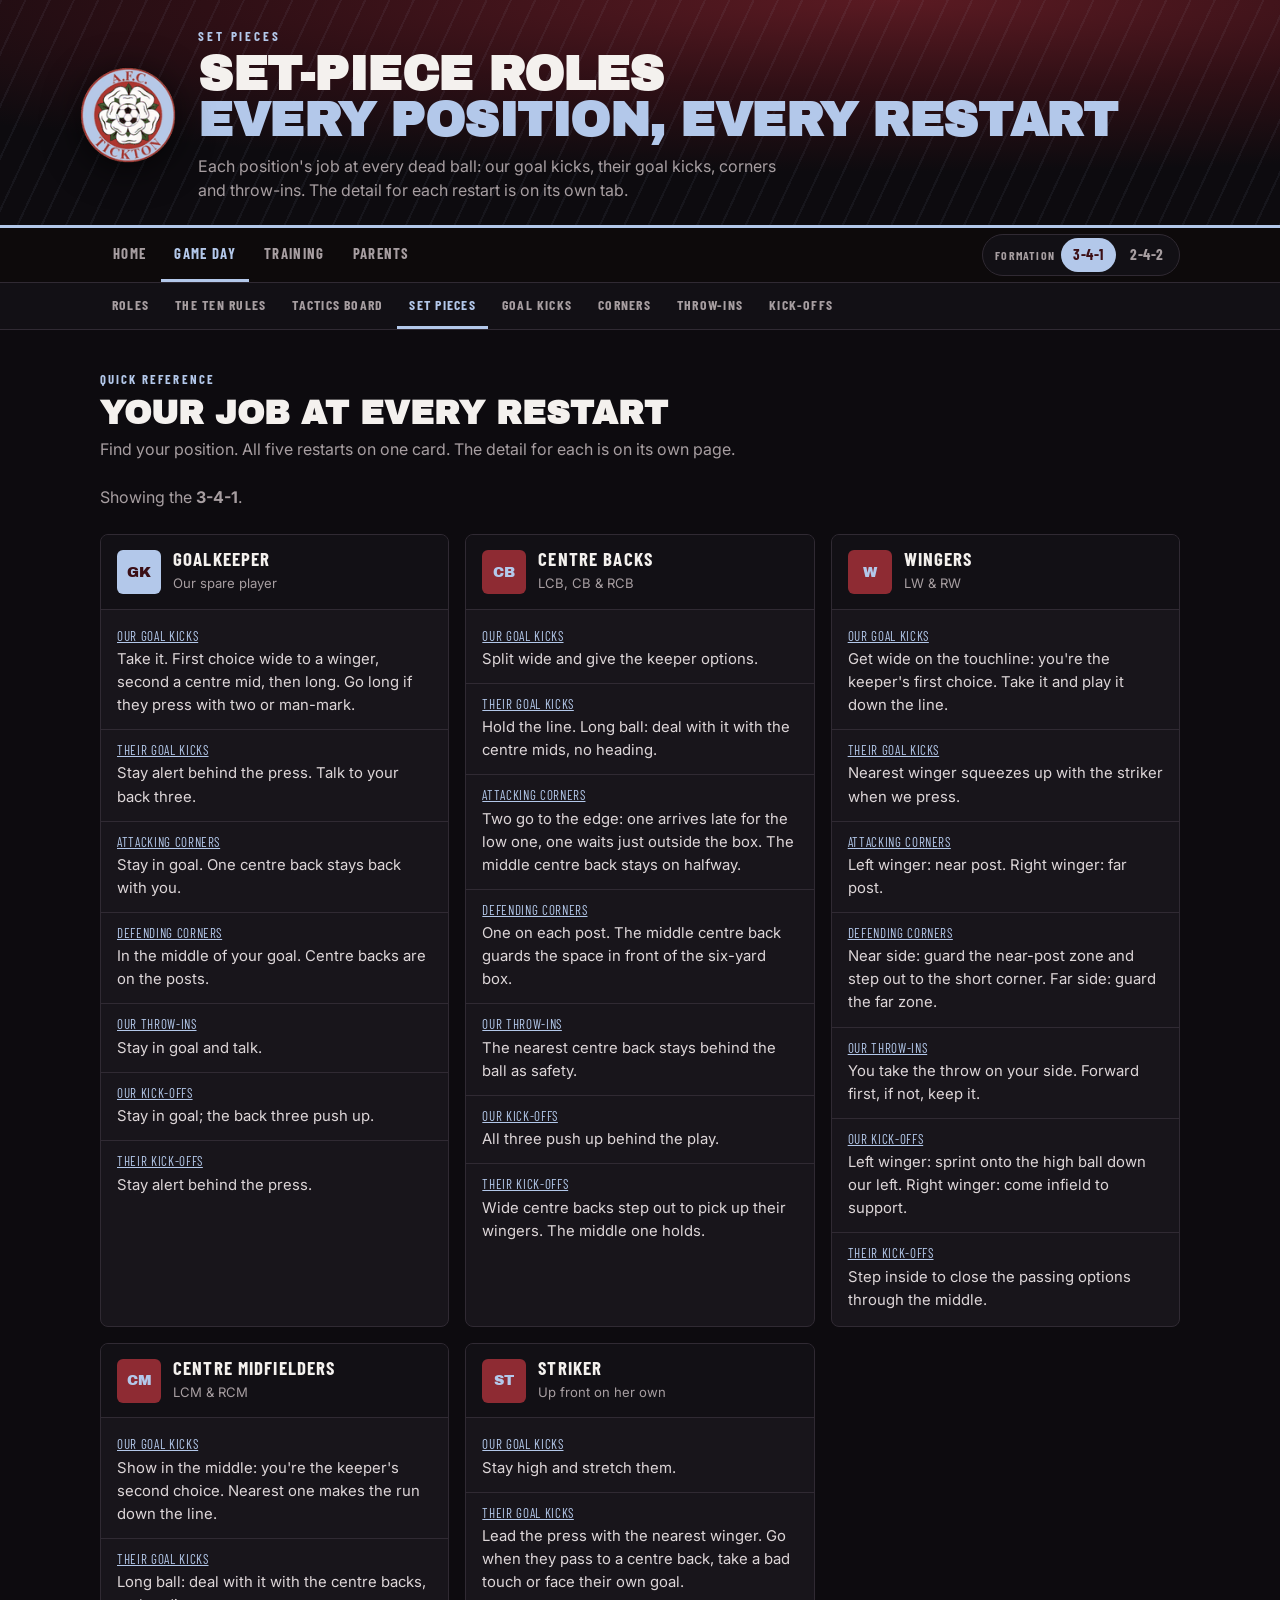
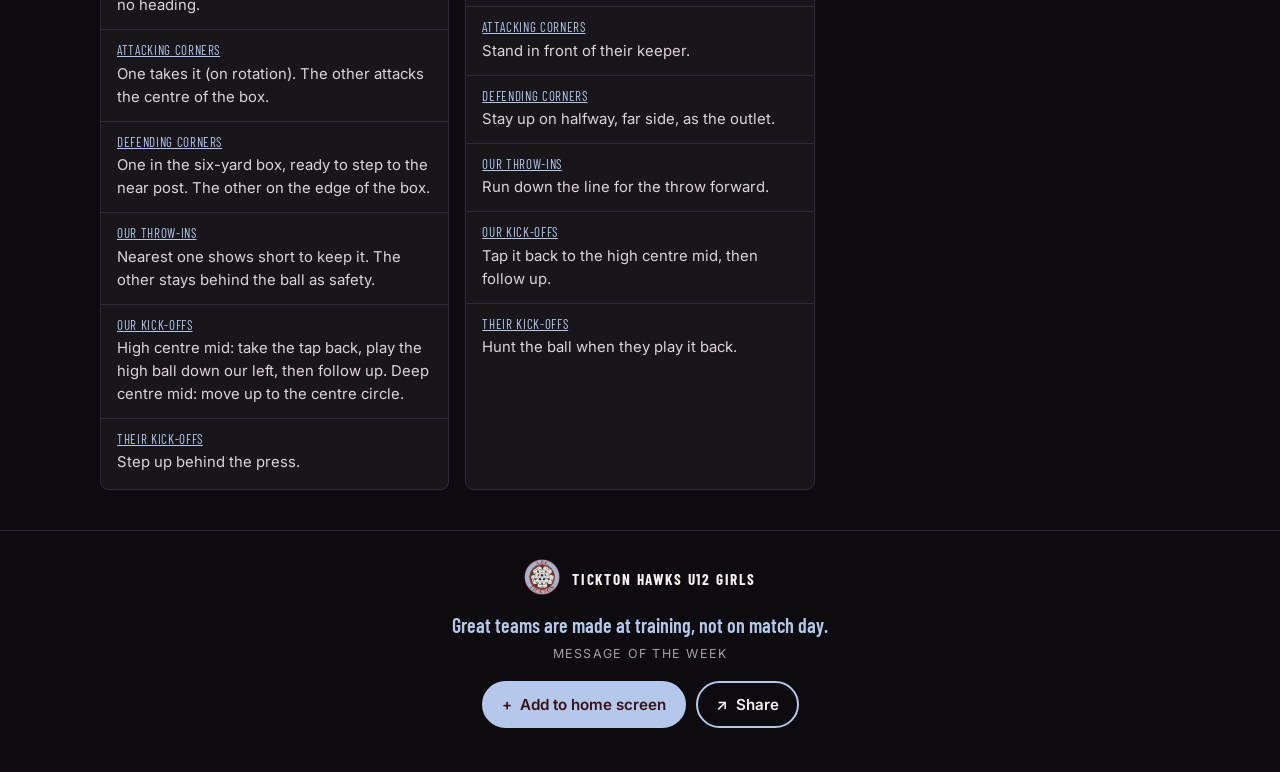
<file: set-piece-roles.html>
<!doctype html>
<html lang="en-GB">
<head>
<meta charset="utf-8">
<meta name="viewport" content="width=device-width, initial-scale=1">
<title>Hawks — Set-Piece Roles</title>
<link rel="icon" href="assets/crest.png">
<link rel="apple-touch-icon" href="assets/icon-180.png">
<link rel="manifest" href="manifest.webmanifest">
<meta name="theme-color" content="#8E2B33">
<meta name="apple-mobile-web-app-capable" content="yes">
<meta name="mobile-web-app-capable" content="yes">
<meta name="apple-mobile-web-app-title" content="Hawks">
<meta name="apple-mobile-web-app-status-bar-style" content="black">
<link rel="preconnect" href="https://fonts.googleapis.com">
<link rel="preconnect" href="https://fonts.gstatic.com" crossorigin>
<link href="https://fonts.googleapis.com/css2?family=Archivo+Black&family=Barlow+Condensed:wght@500;600;700&family=Inter:wght@400;500;600&display=swap" rel="stylesheet">
<link rel="stylesheet" href="assets/site.css">
</head>
<body>
<script src="assets/site.js" data-page="set-piece-roles" data-eyebrow="Set pieces" data-h1="Set-Piece Roles" data-l2="Every Position, Every Restart" data-sub="Each position's job at every dead ball: our goal kicks, their goal kicks, corners and throw-ins. The detail for each restart is on its own tab."></script>

<section>
  <div class="wrap">
    <p class="tag">Quick reference</p>
    <h2>Your job at every restart</h2>
    <p class="sec-note">Find your position. All five restarts on one card. The detail for each is on its own page.</p>
    <p class="sec-note">Showing the <b id="fl"></b>.</p>
    <div class="pos-grid" id="grid"></div>
  </div>
</section>

<script>
(function(){
  /* Positions in each formation, and each position's job at every restart.
     Agreed at the coaches' meeting; the detail and diagrams are on each restart's own page. */
  var RESTARTS = [
    ["ourGK", "Our goal kicks", "goal-kicks.html#ours"],
    ["theirGK", "Their goal kicks", "goal-kicks.html#theirs"],
    ["attCorner", "Attacking corners", "corners.html#attack"],
    ["defCorner", "Defending corners", "corners.html#defend"],
    ["throw", "Our throw-ins", "throw-ins.html"],
    ["ourKO", "Our kick-offs", "kick-offs.html#ours"],
    ["theirKO", "Their kick-offs", "kick-offs.html#theirs"]
  ];
  var POS = {
    f341: [["GK","Goalkeeper","Our spare player"],["CB","Centre Backs","LCB, CB & RCB"],["W","Wingers","LW & RW"],["CM","Centre Midfielders","LCM & RCM"],["ST","Striker","Up front on her own"]],
    f242: [["GK","Goalkeeper","Our spare player"],["CB","Centre Backs","LCB & RCB"],["WB","Wing Backs","LWB & RWB"],["CM","Centre Midfielders","LCM & RCM"],["10","The 10","Between their lines"],["9","The 9","Leads the line"]]
  };
  var JOBS = {
    f341: {
      GK: { ourGK: "Take it. First choice wide to a winger, second a centre mid, then long. Go long if they press with two or man-mark.",
            theirGK: "Stay alert behind the press. Talk to your back three.",
            attCorner: "Stay in goal. One centre back stays back with you.",
            defCorner: "In the middle of your goal. Centre backs are on the posts.",
            throw: "Stay in goal and talk.",
            ourKO: "Stay in goal; the back three push up.",
            theirKO: "Stay alert behind the press." },
      CB: { ourGK: "Split wide and give the keeper options.",
            theirGK: "Hold the line. Long ball: deal with it with the centre mids, no heading.",
            attCorner: "Two go to the edge: one arrives late for the low one, one waits just outside the box. The middle centre back stays on halfway.",
            defCorner: "One on each post. The middle centre back guards the space in front of the six-yard box.",
            throw: "The nearest centre back stays behind the ball as safety.",
            ourKO: "All three push up behind the play.",
            theirKO: "Wide centre backs step out to pick up their wingers. The middle one holds." },
      W:  { ourGK: "Get wide on the touchline: you're the keeper's first choice. Take it and play it down the line.",
            theirGK: "Nearest winger squeezes up with the striker when we press.",
            attCorner: "Left winger: near post. Right winger: far post.",
            defCorner: "Near side: guard the near-post zone and step out to the short corner. Far side: guard the far zone.",
            throw: "You take the throw on your side. Forward first, if not, keep it.",
            ourKO: "Left winger: sprint onto the high ball down our left. Right winger: come infield to support.",
            theirKO: "Step inside to close the passing options through the middle." },
      CM: { ourGK: "Show in the middle: you're the keeper's second choice. Nearest one makes the run down the line.",
            theirGK: "Long ball: deal with it with the centre backs, no heading.",
            attCorner: "One takes it (on rotation). The other attacks the centre of the box.",
            defCorner: "One in the six-yard box, ready to step to the near post. The other on the edge of the box.",
            throw: "Nearest one shows short to keep it. The other stays behind the ball as safety.",
            ourKO: "High centre mid: take the tap back, play the high ball down our left, then follow up. Deep centre mid: move up to the centre circle.",
            theirKO: "Step up behind the press." },
      ST: { ourGK: "Stay high and stretch them.",
            theirGK: "Lead the press with the nearest winger. Go when they pass to a centre back, take a bad touch or face their own goal.",
            attCorner: "Stand in front of their keeper.",
            defCorner: "Stay up on halfway, far side, as the outlet.",
            throw: "Run down the line for the throw forward.",
            ourKO: "Tap it back to the high centre mid, then follow up.",
            theirKO: "Hunt the ball when they play it back." }
    },
    f242: {
      GK: { ourGK: "Take it. First choice wide to a wing back, second a centre mid, then long. Go long if they press with two or man-mark.",
            theirGK: "Stay alert behind the press. Talk to your centre backs.",
            attCorner: "Stay in goal. One centre back stays back with you.",
            defCorner: "In the middle of your goal. Centre backs are on the posts.",
            throw: "Stay in goal and talk.",
            ourKO: "Stay in goal; the centre backs push up.",
            theirKO: "Stay alert behind the press." },
      CB: { ourGK: "Split wide and give the keeper options.",
            theirGK: "Hold the line. Long ball: deal with it with the centre mids, no heading.",
            attCorner: "One arrives late from the edge for the low one. The other stays back.",
            defCorner: "One on each post.",
            throw: "The nearest centre back stays behind the ball as safety.",
            ourKO: "Push up behind the play.",
            theirKO: "Step up a little." },
      WB: { ourGK: "Get wide on the touchline: you're the keeper's first choice. Take it and play it down the line.",
            theirGK: "Hold your position in the line of four.",
            attCorner: "Left wing back: near post. Right wing back: far post.",
            defCorner: "Near side: guard the near-post zone and step out to the short corner. Far side: guard the far zone.",
            throw: "You take the throw on your side. Forward first, if not, keep it.",
            ourKO: "Left wing back: sprint onto the high ball down our left. Right wing back: come infield to support.",
            theirKO: "Step in front of their wingers, and follow them if the ball goes wide." },
      CM: { ourGK: "Show in the middle: you're the keeper's second choice.",
            theirGK: "Long ball: deal with it with the centre backs, no heading.",
            attCorner: "One takes it (on rotation). The other attacks the centre of the box.",
            defCorner: "One in the six-yard box, the other guarding the space in front of it.",
            throw: "One stays behind the ball as safety.",
            ourKO: "One runs forward, the other moves to the centre circle.",
            theirKO: "Form the spine of the team." },
      "10": { ourGK: "Make the run down the line when the wing back gets it.",
            theirGK: "Stay on your side. When the 9 forces it wide, press the wide centre back. Don't cross with the 9.",
            attCorner: "Attack the centre of the box.",
            defCorner: "On the edge of the box.",
            throw: "Show short so we can keep it.",
            ourKO: "Take the tap back, play the high ball down our left, then follow up.",
            theirKO: "Hunt the ball with the 9." },
      "9": { ourGK: "Stay high and stretch them.",
            theirGK: "Close down their middle centre back, curve your run to force it wide, then block the pass back to the middle.",
            attCorner: "Stand in front of their keeper.",
            defCorner: "Stay up on halfway, far side, as the outlet.",
            throw: "Run down the line for the throw forward.",
            ourKO: "Tap it back to the 10, then follow up.",
            theirKO: "Hunt the ball with the 10." }
    }
  };

  function esc(s){ return String(s).replace(/[&<>"]/g, function(c){ return {"&":"&amp;","<":"&lt;",">":"&gt;","\"":"&quot;"}[c]; }); }
  function render(){
    var k = Hawks.form();
    document.getElementById("fl").textContent = Hawks.FORMS[k].label;
    document.getElementById("grid").innerHTML = POS[k].map(function(p, i){
      var jobs = JOBS[k][p[0]] || {};
      return '<div class="pos"><div class="pos-hd"><span class="pos-badge' + (i ? ' dark' : '') + '">' + esc(p[0]) + '</span><span><b>' + esc(p[1]) + '</b><small>' + esc(p[2]) + '</small></span></div><dl class="sp">' +
        RESTARTS.map(function(r){
          var j = jobs[r[0]];
          return '<dt><a href="' + r[2] + '">' + esc(r[1]) + '</a></dt>' + (j ? '<dd>' + esc(j) + '</dd>' : '<dd class="tbc">To be agreed.</dd>');
        }).join("") + '</dl></div>';
    }).join("");
  }
  render();
  document.addEventListener("hawks:form", render);
})();
</script>
<script src="assets/messages.js"></script>
<script>Hawks.footer();</script>
</body>
</html>
</file>
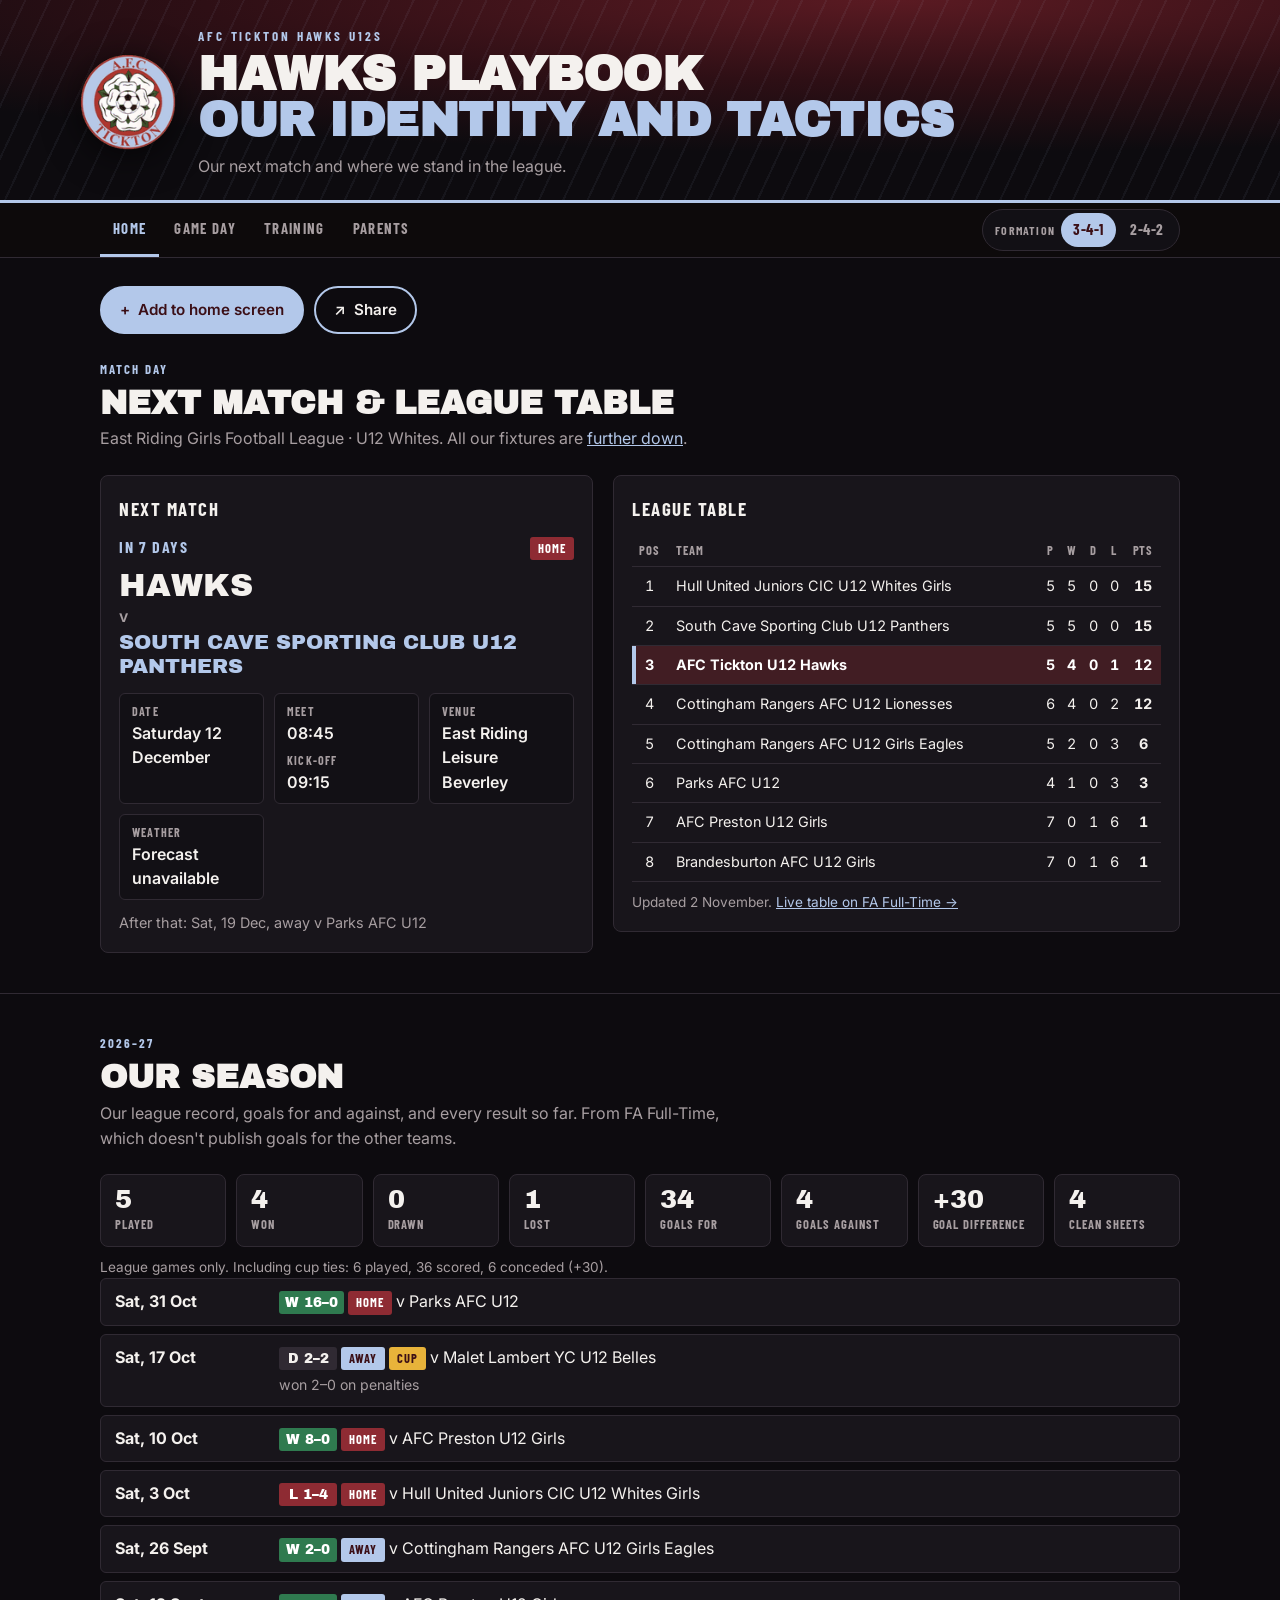
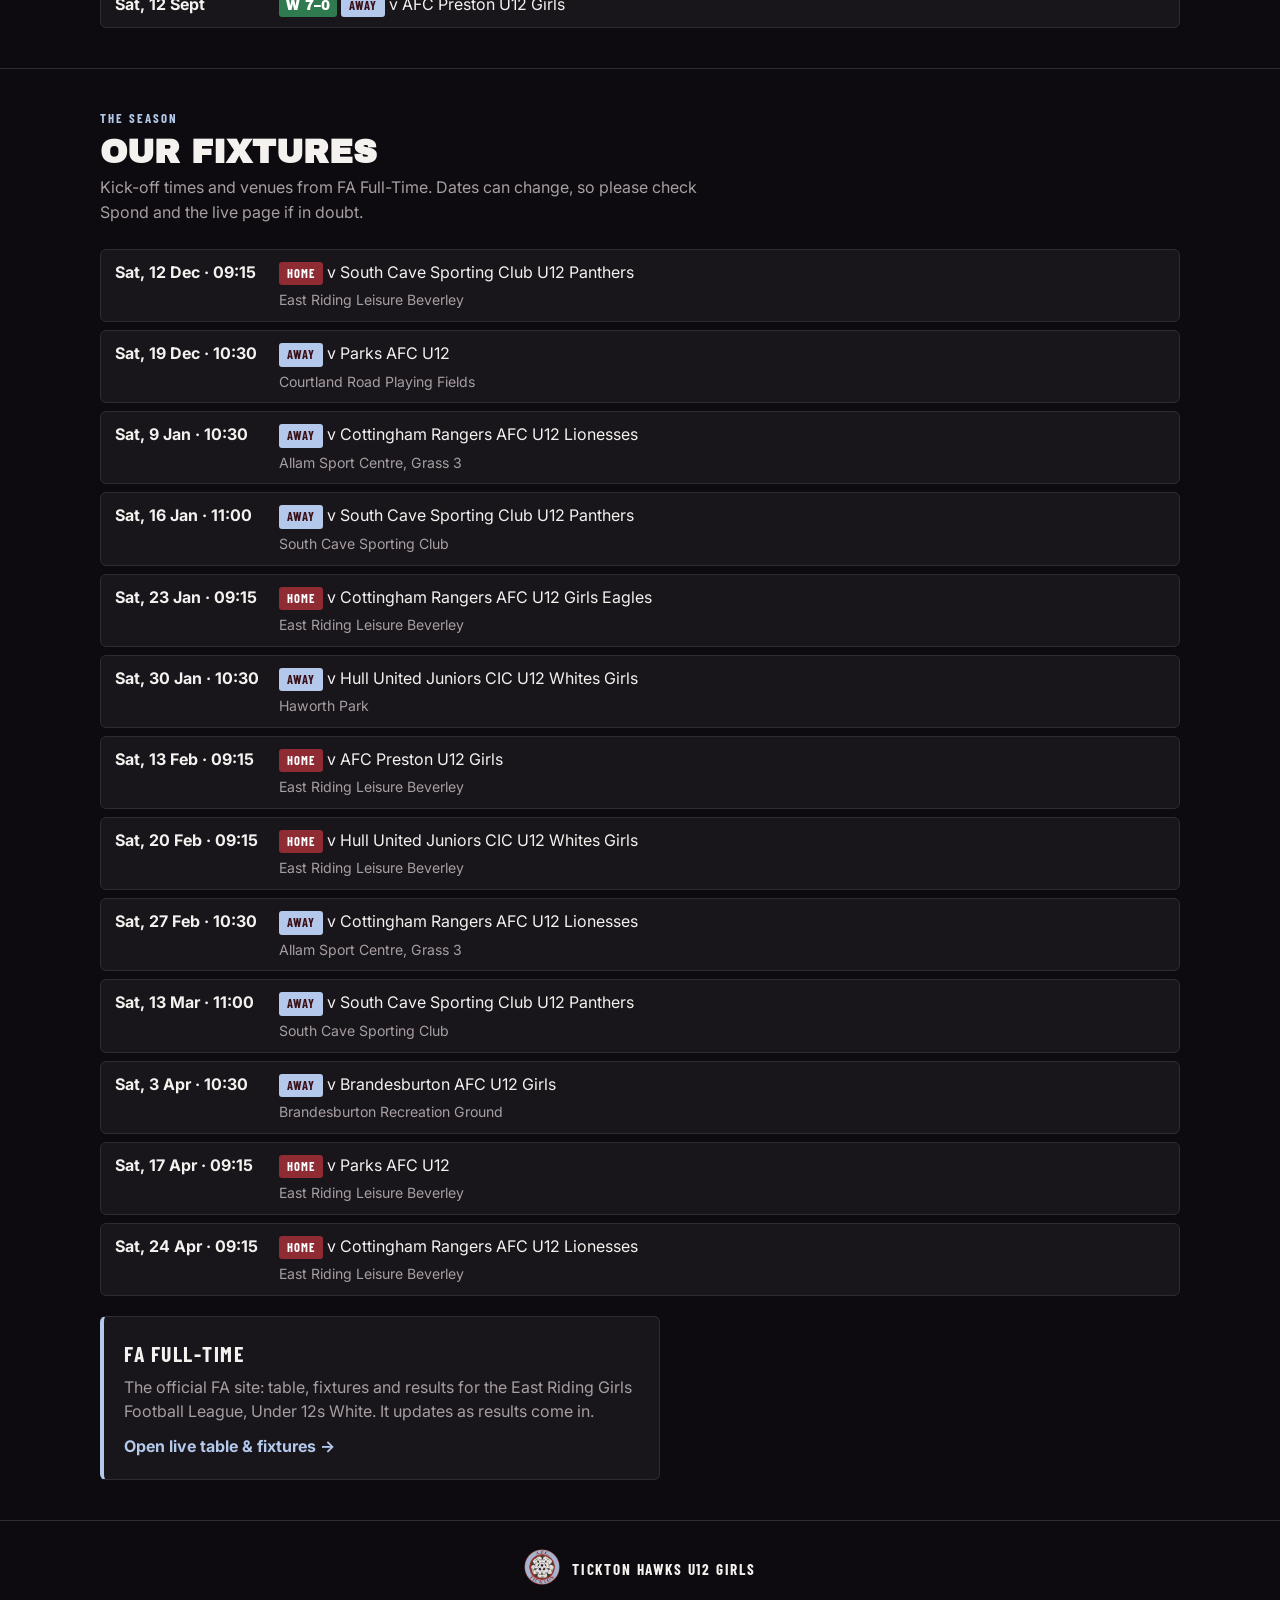
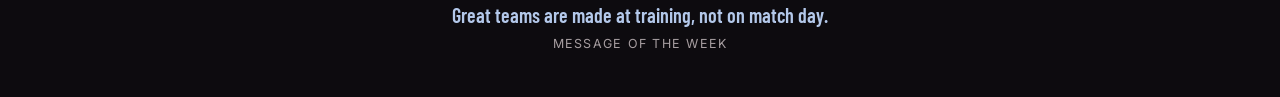
<file: table.html>
<!doctype html>
<html lang="en-GB">
<head>
<meta charset="utf-8">
<title>Hawks — Fixtures</title>
<!-- Fixtures now live at the bottom of the Home page. This page stays so old links and bookmarks still work. -->
<meta http-equiv="refresh" content="0; url=index.html#fixtures">
<script>location.replace("index.html#fixtures");</script>
</head>
<body>
<p><a href="index.html#fixtures">Go to fixtures</a></p>
</body>
</html>
</file>
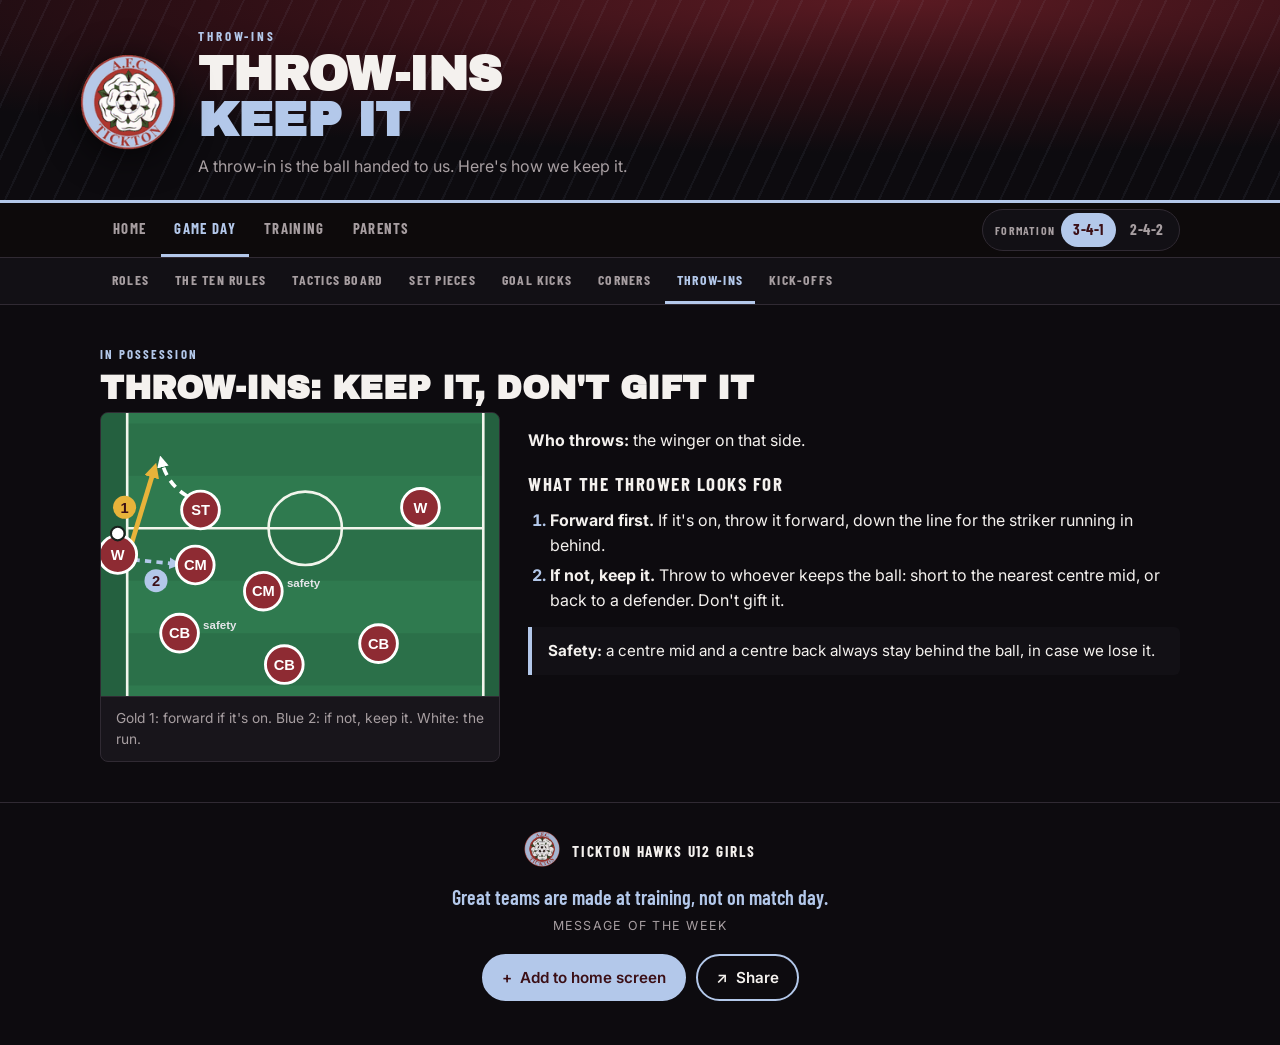
<file: throw-ins.html>
<!doctype html>
<html lang="en-GB">
<head>
<meta charset="utf-8">
<meta name="viewport" content="width=device-width, initial-scale=1">
<title>Hawks — Throw-Ins</title>
<link rel="icon" href="assets/crest.png">
<link rel="apple-touch-icon" href="assets/icon-180.png">
<link rel="manifest" href="manifest.webmanifest">
<meta name="theme-color" content="#8E2B33">
<meta name="apple-mobile-web-app-capable" content="yes">
<meta name="mobile-web-app-capable" content="yes">
<meta name="apple-mobile-web-app-title" content="Hawks">
<meta name="apple-mobile-web-app-status-bar-style" content="black">
<link rel="preconnect" href="https://fonts.googleapis.com">
<link rel="preconnect" href="https://fonts.gstatic.com" crossorigin>
<link href="https://fonts.googleapis.com/css2?family=Archivo+Black&family=Barlow+Condensed:wght@500;600;700&family=Inter:wght@400;500;600&display=swap" rel="stylesheet">
<link rel="stylesheet" href="assets/site.css">
</head>
<body>
<script src="assets/site.js" data-page="throw-ins" data-eyebrow="Throw-ins" data-h1="Throw-Ins" data-l2="Keep It" data-sub="A throw-in is the ball handed to us. Here's how we keep it."></script>

<section>
  <div class="wrap">
    <p class="tag">In possession</p>
    <h2>Throw-ins: keep it, don't gift it</h2>
    <div class="split">
      <div class="diagram">
        <img data-form="f341" src="assets/throwin-341.svg" alt="Our 3-4-1 throw-in: the winger throws. First choice forward, down the line for the striker. If not, keep it with a short throw to the nearest centre mid. The other centre mid and a centre back stay behind the ball.">
        <img data-form="f242" src="assets/throwin-242.svg" alt="Our 2-4-2 throw-in: the wing back throws. First choice forward, down the line for the 9. If not, keep it with a short throw to the 10. A centre mid and a centre back stay behind the ball.">
        <div class="cap">Gold 1: forward if it's on. Blue 2: if not, keep it. White: the run.</div>
      </div>
      <div>
        <p><b>Who throws:</b> the <span data-form="f341">winger</span><span data-form="f242">wing back</span> on that side.</p>
        <h3 style="margin-top:14px">What the thrower looks for</h3>
        <ol class="steps">
          <li><b>Forward first.</b> If it's on, throw it forward, down the line for <span data-form="f341">the striker</span><span data-form="f242">the 9</span> running in behind.</li>
          <li><b>If not, keep it.</b> Throw to whoever keeps the ball: short to <span data-form="f341">the nearest centre mid</span><span data-form="f242">the 10</span>, or back to a defender. Don't gift it.</li>
        </ol>
        <div class="key"><b>Safety:</b> a centre mid and a centre back always stay behind the ball, in case we lose it.</div>
      </div>
    </div>
  </div>
</section>

<script src="assets/messages.js"></script>
<script>Hawks.footer();</script>
</body>
</html>
</file>
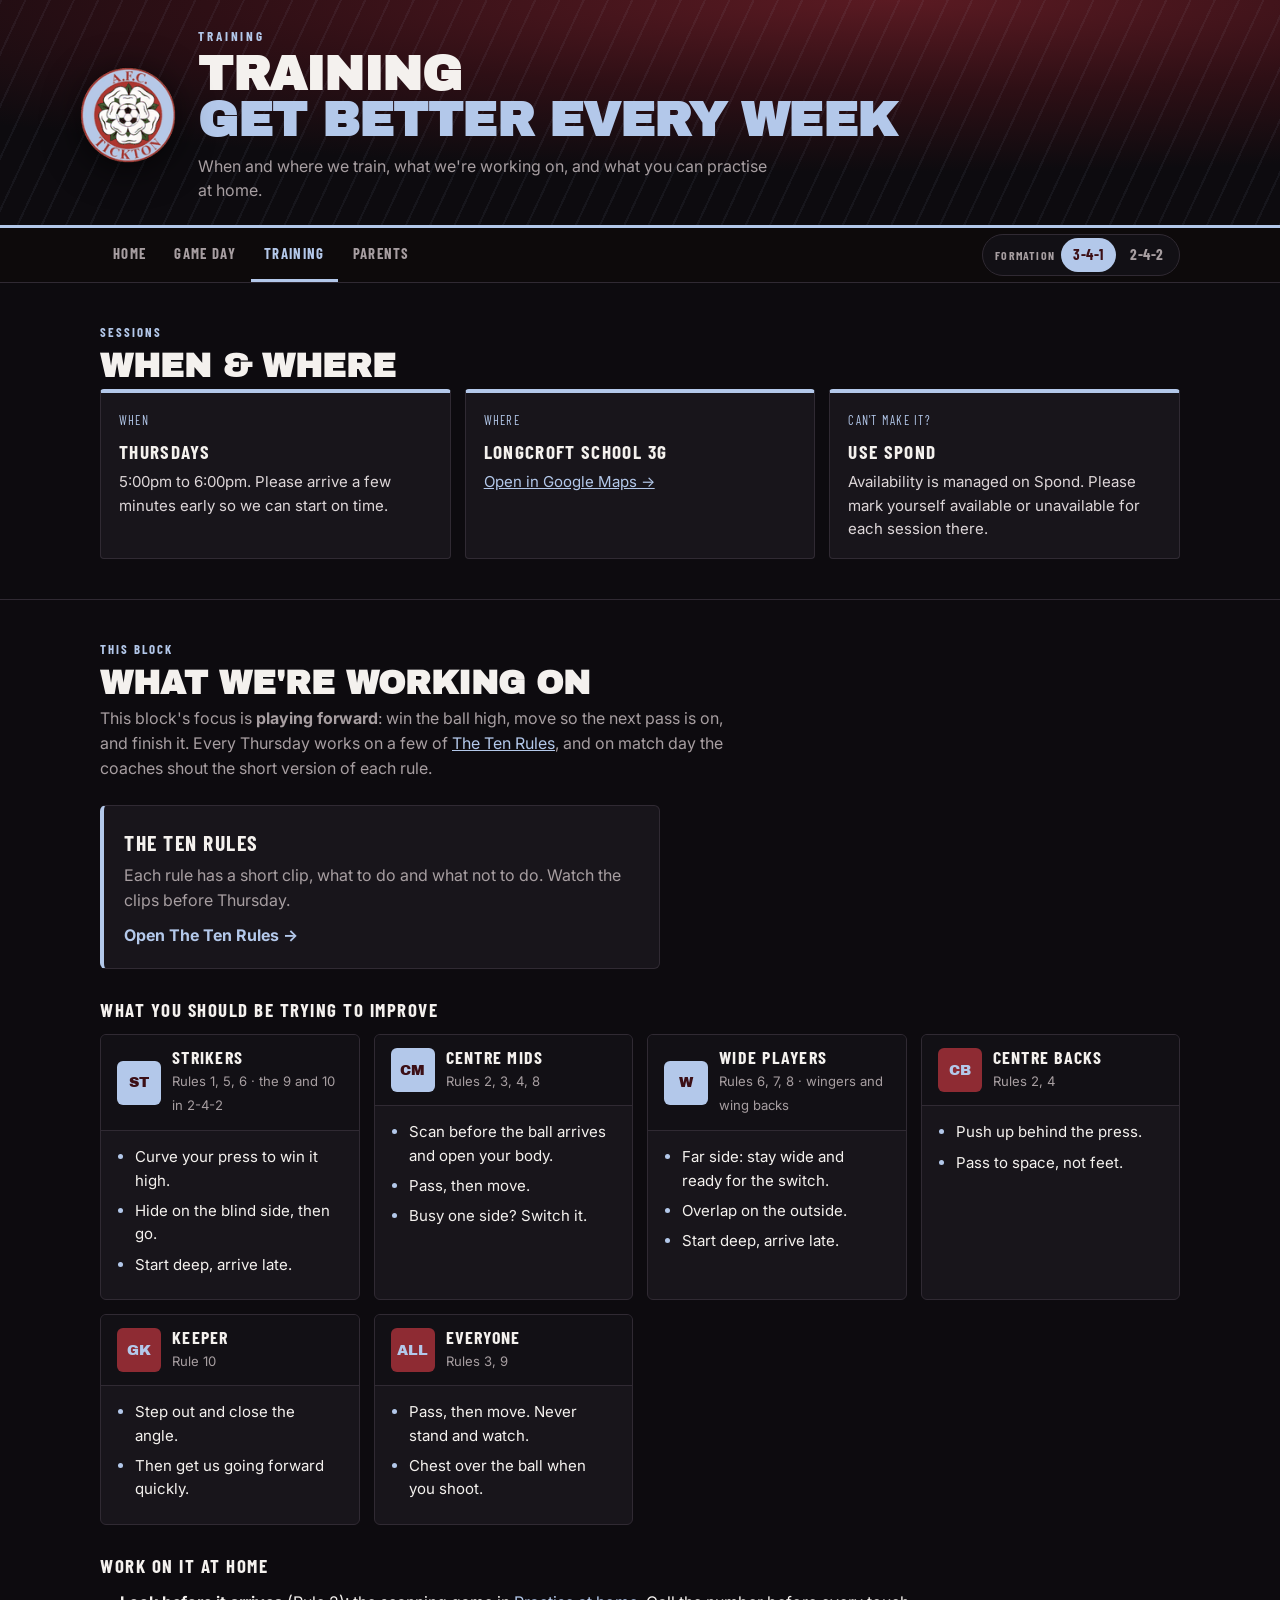
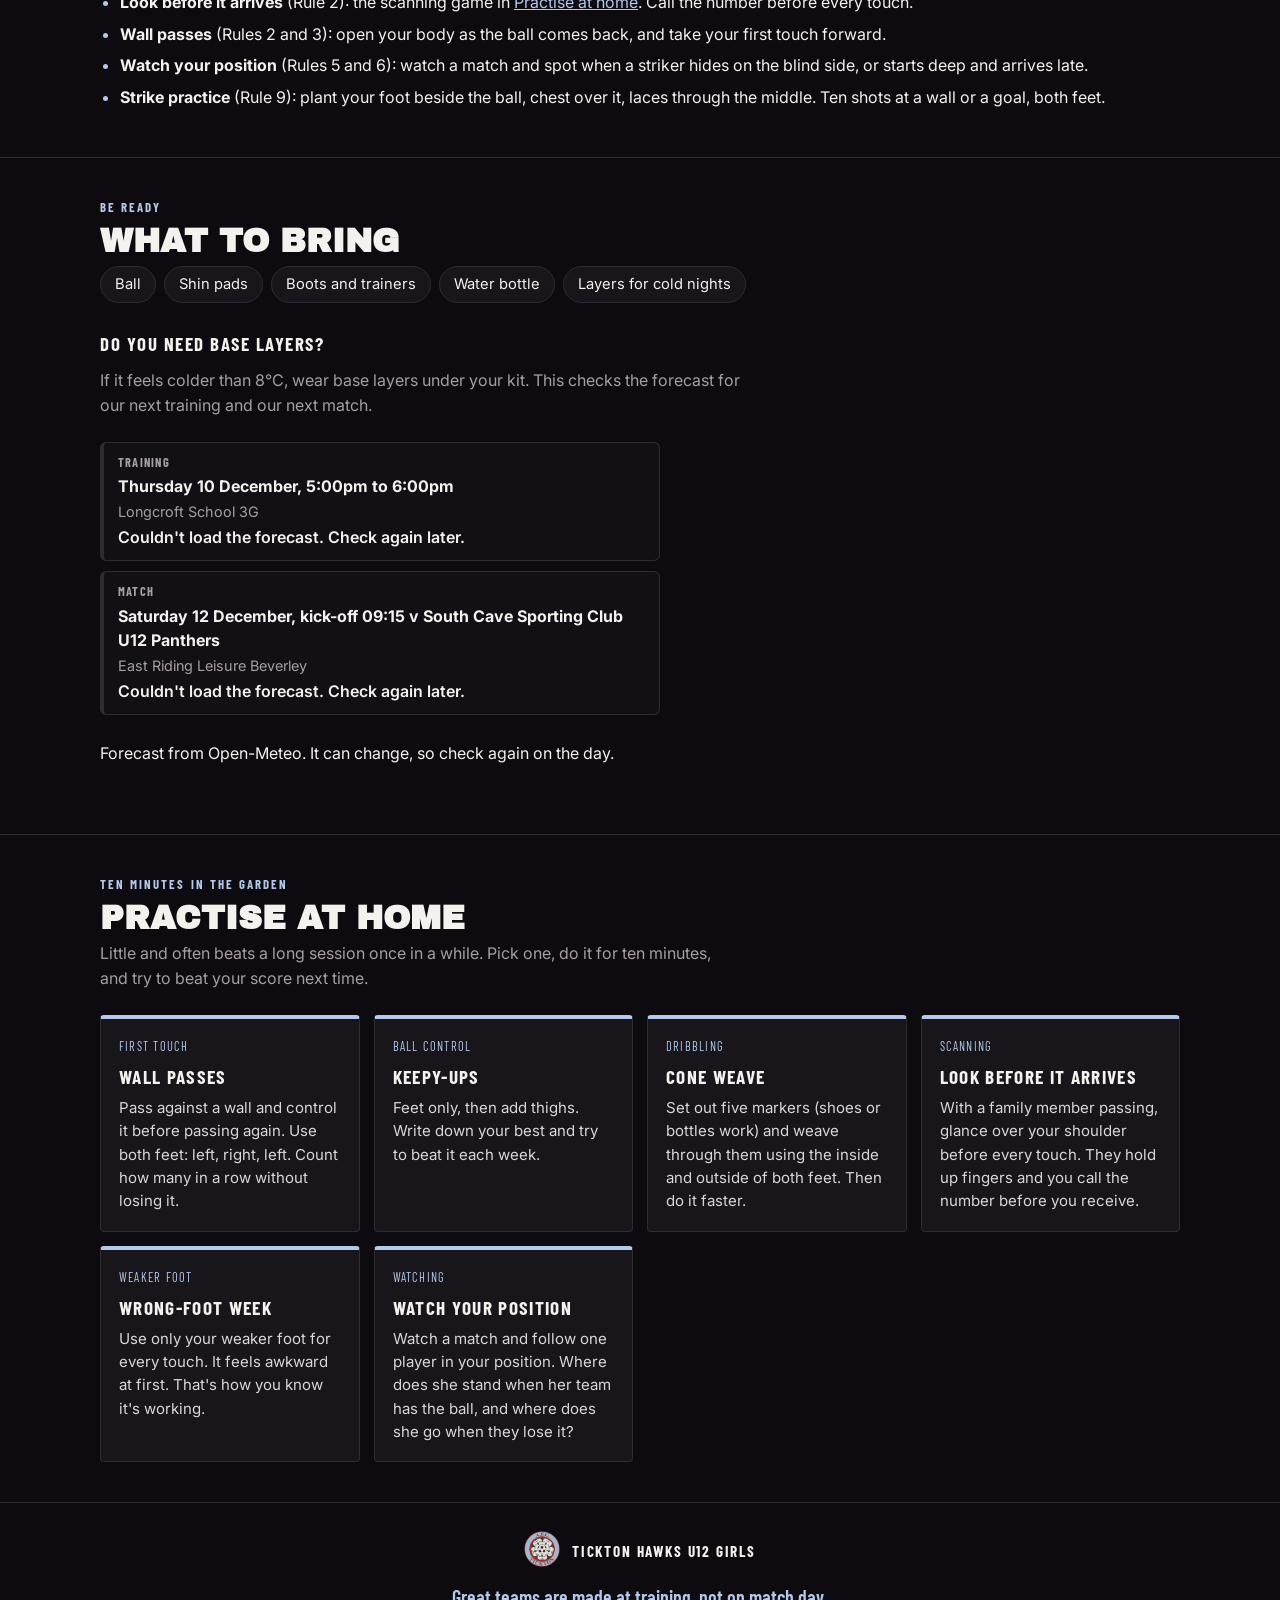
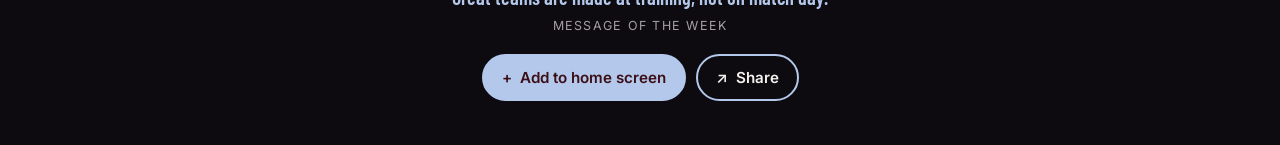
<file: training.html>
<!doctype html>
<html lang="en-GB">
<head>
<meta charset="utf-8">
<meta name="viewport" content="width=device-width, initial-scale=1">
<title>Hawks — Training</title>
<link rel="icon" href="assets/crest.png">
<link rel="apple-touch-icon" href="assets/icon-180.png">
<link rel="manifest" href="manifest.webmanifest">
<meta name="theme-color" content="#8E2B33">
<meta name="apple-mobile-web-app-capable" content="yes">
<meta name="mobile-web-app-capable" content="yes">
<meta name="apple-mobile-web-app-title" content="Hawks">
<meta name="apple-mobile-web-app-status-bar-style" content="black">
<link rel="preconnect" href="https://fonts.googleapis.com">
<link rel="preconnect" href="https://fonts.gstatic.com" crossorigin>
<link href="https://fonts.googleapis.com/css2?family=Archivo+Black&family=Barlow+Condensed:wght@500;600;700&family=Inter:wght@400;500;600&display=swap" rel="stylesheet">
<link rel="stylesheet" href="assets/site.css">
</head>
<body>
<script src="assets/site.js" data-page="training" data-eyebrow="Training" data-h1="Training" data-l2="Get Better Every Week" data-sub="When and where we train, what we're working on, and what you can practise at home."></script>

<section id="when">
  <div class="wrap">
    <p class="tag">Sessions</p>
    <h2>When &amp; where</h2>
    <div class="cards">
      <div class="card"><span class="sm">When</span><b>Thursdays</b><p>5:00pm to 6:00pm. Please arrive a few minutes early so we can start on time.</p></div>
      <div class="card"><span class="sm">Where</span><b>Longcroft School 3G</b><p><a href="https://maps.app.goo.gl/WijhrfXDDPXUeZz97" target="_blank" rel="noopener">Open in Google Maps →</a></p></div>
      <div class="card"><span class="sm">Can't make it?</span><b>Use Spond</b><p>Availability is managed on Spond. Please mark yourself available or unavailable for each session there.</p></div>
    </div>
  </div>
</section>

<section id="focus">
  <div class="wrap">
    <p class="tag">This block</p>
    <h2>What we're working on</h2>
    <p class="sec-note">This block's focus is <b>playing forward</b>: win the ball high, move so the next pass is on, and finish it. Every Thursday works on a few of <a href="play-forward.html">The Ten Rules</a>, and on match day the coaches shout the short version of each rule.</p>
    <a class="linkcard" href="play-forward.html" style="margin-bottom:22px">
      <b>The Ten Rules</b>
      <span>Each rule has a short clip, what to do and what not to do. Watch the clips before Thursday.</span>
      <em>Open The Ten Rules →</em>
    </a>

    <h3>What you should be trying to improve</h3>
    <div class="roles">
      <div class="role"><div class="role-hd"><span class="pos-badge">ST</span><span><b>Strikers</b><small>Rules 1, 5, 6 · the 9 and 10 in 2-4-2</small></span></div><ul><li>Curve your press to win it high.</li><li>Hide on the blind side, then go.</li><li>Start deep, arrive late.</li></ul></div>
      <div class="role"><div class="role-hd"><span class="pos-badge">CM</span><span><b>Centre mids</b><small>Rules 2, 3, 4, 8</small></span></div><ul><li>Scan before the ball arrives and open your body.</li><li>Pass, then move.</li><li>Busy one side? Switch it.</li></ul></div>
      <div class="role"><div class="role-hd"><span class="pos-badge">W</span><span><b>Wide players</b><small>Rules 6, 7, 8 · wingers and wing backs</small></span></div><ul><li>Far side: stay wide and ready for the switch.</li><li>Overlap on the outside.</li><li>Start deep, arrive late.</li></ul></div>
      <div class="role"><div class="role-hd"><span class="pos-badge dark">CB</span><span><b>Centre backs</b><small>Rules 2, 4</small></span></div><ul><li>Push up behind the press.</li><li>Pass to space, not feet.</li></ul></div>
      <div class="role"><div class="role-hd"><span class="pos-badge dark">GK</span><span><b>Keeper</b><small>Rule 10</small></span></div><ul><li>Step out and close the angle.</li><li>Then get us going forward quickly.</li></ul></div>
      <div class="role"><div class="role-hd"><span class="pos-badge dark">ALL</span><span><b>Everyone</b><small>Rules 3, 9</small></span></div><ul><li>Pass, then move. Never stand and watch.</li><li>Chest over the ball when you shoot.</li></ul></div>
    </div>

    <h3>Work on it at home</h3>
    <ul class="plain">
      <li><b>Look before it arrives</b> (Rule 2): the scanning game in <a href="#practise">Practise at home</a>. Call the number before every touch.</li>
      <li><b>Wall passes</b> (Rules 2 and 3): open your body as the ball comes back, and take your first touch forward.</li>
      <li><b>Watch your position</b> (Rules 5 and 6): watch a match and spot when a striker hides on the blind side, or starts deep and arrives late.</li>
      <li><b>Strike practice</b> (Rule 9): plant your foot beside the ball, chest over it, laces through the middle. Ten shots at a wall or a goal, both feet.</li>
    </ul>
  </div>
</section>

<section id="bring">
  <div class="wrap">
    <p class="tag">Be ready</p>
    <h2>What to bring</h2>
    <div class="chips">
      <span>Ball</span><span>Shin pads</span><span>Boots and trainers</span><span>Water bottle</span><span>Layers for cold nights</span>
    </div>
    <h3>Do you need base layers?</h3>
    <p class="sec-note">If it feels colder than 8°C, wear base layers under your kit. This checks the forecast for our next training and our next match.</p>
    <div id="weatherNote"><p class="sec-note">Checking the forecast…</p></div>
  </div>
</section>

<section id="practise">
  <div class="wrap">
    <p class="tag">Ten minutes in the garden</p>
    <h2>Practise at home</h2>
    <p class="sec-note">Little and often beats a long session once in a while. Pick one, do it for ten minutes, and try to beat your score next time.</p>
    <div class="cards">
      <div class="card"><span class="sm">First touch</span><b>Wall passes</b><p>Pass against a wall and control it before passing again. Use both feet: left, right, left. Count how many in a row without losing it.</p></div>
      <div class="card"><span class="sm">Ball control</span><b>Keepy-ups</b><p>Feet only, then add thighs. Write down your best and try to beat it each week.</p></div>
      <div class="card"><span class="sm">Dribbling</span><b>Cone weave</b><p>Set out five markers (shoes or bottles work) and weave through them using the inside and outside of both feet. Then do it faster.</p></div>
      <div class="card"><span class="sm">Scanning</span><b>Look before it arrives</b><p>With a family member passing, glance over your shoulder before every touch. They hold up fingers and you call the number before you receive.</p></div>
      <div class="card"><span class="sm">Weaker foot</span><b>Wrong-foot week</b><p>Use only your weaker foot for every touch. It feels awkward at first. That's how you know it's working.</p></div>
      <div class="card"><span class="sm">Watching</span><b>Watch your position</b><p>Watch a match and follow one player in your position. Where does she stand when her team has the ball, and where does she go when they lose it?</p></div>
    </div>
  </div>
</section>

<script src="assets/messages.js"></script>
<script>Hawks.footer();</script>
</body>
</html>
</file>
<file: assets/site.css>
/* AFC Tickton Hawks U12s — shared styles for every page.
   Team colours come from the AFC Tickton crest: claret (--maroon) and sky blue (--sky). Change them here to rebrand the whole site. */
:root{
  --ink:#0D0B0F; --panel:#18151B; --panel2:#121015; --line:#302A33;
  --maroon:#8E2B33; --sky:#B3C8EA;
  --paper:#F4F1EE; --mute:#A79EA1; --grass:#24603F;
  color-scheme:dark;
}
*{box-sizing:border-box}
html{scroll-behavior:smooth}
body{margin:0;background:var(--ink);color:var(--paper);
  font-family:Inter,system-ui,sans-serif;font-size:16px;line-height:1.55;-webkit-text-size-adjust:100%}
.wrap{max-width:1120px;margin:0 auto;padding:0 16px}
@media(min-width:700px){.wrap{padding:0 20px}}
a{color:var(--sky)}
button{font:inherit;color:inherit;cursor:pointer}
button:focus-visible,a:focus-visible,input:focus-visible,select:focus-visible,textarea:focus-visible{outline:3px solid var(--sky);outline-offset:2px}

/* formation-specific content: only the picked formation shows */
html[data-form="f341"] [data-form="f242"],
html[data-form="f242"] [data-form="f341"]{display:none !important}

/* HERO */
header.hero{border-bottom:3px solid var(--sky);
  background:repeating-linear-gradient(115deg,rgba(179,200,234,.06) 0 2px,transparent 2px 22px),
    radial-gradient(120% 90% at 70% 0%,#5A1A22 0%,#2E0F15 45%,#0D0B0F 85%)}
.hero-inner{display:flex;align-items:center;gap:22px;padding:26px 0 22px;flex-wrap:wrap}
/* formation switch, right-hand end of the top tab bar on every page */
.navrow{display:flex;align-items:center;gap:10px}
.navrow > .tabs-inner{flex:1 1 auto;min-width:0}
.formsw{flex:0 0 auto;display:flex;align-items:center;gap:2px;background:var(--panel2);border:1px solid var(--line);
  border-radius:999px;padding:3px 3px 3px 12px}
.formsw span{font-family:'Barlow Condensed',sans-serif;font-weight:700;text-transform:uppercase;letter-spacing:.1em;
  font-size:.74rem;color:var(--mute);margin-right:4px}
.formsw button{border:0;background:transparent;border-radius:999px;padding:4px 12px;min-height:34px;
  font-family:'Barlow Condensed',sans-serif;font-weight:700;letter-spacing:.04em;font-size:.95rem;color:var(--mute)}
.formsw button:hover{color:var(--paper)}
.formsw button[aria-pressed="true"]{background:var(--sky);color:#3B0F16}
@media(max-width:700px){.formsw{padding:2px}.formsw span{display:none}.formsw button{padding:3px 8px;min-height:32px;font-size:.85rem}}
.crest{width:96px;height:96px;flex:0 0 auto;filter:drop-shadow(0 6px 18px rgba(0,0,0,.6))}
.crest img{width:100%;height:100%;object-fit:contain;border-radius:50%;display:block}
.hero-txt{flex:1 1 300px;min-width:220px}
.eyebrow{font-family:'Barlow Condensed',sans-serif;font-weight:700;letter-spacing:.22em;
  text-transform:uppercase;color:var(--sky);font-size:.82rem;margin:0 0 6px}
h1{font-family:'Archivo Black',sans-serif;text-transform:uppercase;
  font-size:clamp(1.7rem,5.2vw,3rem);line-height:.95;margin:0 0 10px;letter-spacing:-.01em}
h1 .l2{display:block;color:var(--sky)}
.sub{color:var(--mute);max-width:58ch;margin:0}


/* NAV — page tabs */
nav.tabs{position:sticky;top:0;z-index:20;background:rgba(14,11,12,.95);
  backdrop-filter:blur(8px);border-bottom:1px solid var(--line)}
.tabs-inner{display:flex;gap:2px;overflow-x:auto;scrollbar-width:none}
.tabs-inner::-webkit-scrollbar{display:none}
.tabs a{white-space:nowrap;font-family:'Barlow Condensed',sans-serif;font-weight:700;
  text-transform:uppercase;letter-spacing:.09em;font-size:.92rem;color:var(--mute);
  text-decoration:none;padding:14px 13px;border-bottom:3px solid transparent}
.tabs a:hover,.tabs a:focus-visible{color:var(--paper);outline:none}
.tabs a[aria-current="page"]{color:var(--sky);border-bottom-color:var(--sky)}
@media(max-width:480px){.navrow > .tabs-inner a{padding:14px 3px;font-size:.78rem;letter-spacing:.02em}.navrow > .tabs-inner{gap:0}.navrow{gap:4px}}
/* second row of tabs under "Game Day" */
.subtabs{background:var(--panel2);border-top:1px solid var(--line)}
.subtabs a{font-size:.86rem;padding:11px 12px}

/* SECTIONS */
section{padding:40px 0;border-bottom:1px solid var(--line);scroll-margin-top:60px}
.tag{font-family:'Barlow Condensed',sans-serif;font-weight:700;text-transform:uppercase;
  letter-spacing:.16em;font-size:.8rem;color:var(--sky);margin:0 0 6px}
h2{font-family:'Archivo Black',sans-serif;text-transform:uppercase;
  font-size:clamp(1.35rem,3.4vw,2.05rem);margin:0 0 6px;line-height:1.05}
.sec-note{color:var(--mute);margin:0 0 24px;max-width:64ch}
h3{font-family:'Barlow Condensed',sans-serif;text-transform:uppercase;letter-spacing:.08em;
  font-size:1.18rem;margin:26px 0 10px}

/* diagram + copy split */
.split{display:grid;grid-template-columns:minmax(260px,400px) 1fr;gap:28px;align-items:start}
@media(max-width:760px){.split{grid-template-columns:1fr}}
.diagram{background:var(--panel);border:1px solid var(--line);border-radius:8px;overflow:hidden}
.diagram img{display:block;width:100%;height:auto;background:var(--grass)}
.diagram .cap{padding:11px 15px;border-top:1px solid var(--line);font-size:.86rem;color:var(--mute)}

.key{border-left:4px solid var(--sky);background:var(--panel2);padding:12px 16px;
  border-radius:0 6px 6px 0;margin-top:14px;font-size:.95rem}
ol.steps{margin:0 0 6px;padding-left:22px}
ol.steps li{margin-bottom:6px}
ol.steps li::marker{color:var(--sky);font-weight:700}
ul.plain{margin:0;padding-left:20px}
ul.plain li{margin-bottom:7px}
ul.plain li::marker{color:var(--sky)}

/* link to the animated board */
.boardlink{display:flex;align-items:center;gap:12px;background:var(--maroon);color:#fff;text-decoration:none;
  border-radius:8px;padding:12px 16px;margin:0 0 18px;font-weight:600}
.boardlink::before{content:"\25B6";color:var(--sky);font-size:.8rem}
.boardlink:hover{background:#A13640}

/* position cards */
.pos-grid{display:grid;grid-template-columns:repeat(auto-fit,minmax(280px,1fr));gap:16px}
.pos{background:var(--panel);border:1px solid var(--line);border-radius:8px;overflow:hidden}
.pos-hd{display:flex;align-items:center;gap:12px;padding:14px 16px;background:var(--panel2);border-bottom:1px solid var(--line)}
.pos-badge{width:44px;height:44px;flex:0 0 auto;border-radius:6px;background:var(--sky);color:#3B0F16;
  display:grid;place-items:center;font-family:'Archivo Black',sans-serif;font-size:.9rem}
.pos-badge.dark{background:var(--maroon);color:var(--sky)}
.pos-hd b{font-family:'Barlow Condensed',sans-serif;text-transform:uppercase;letter-spacing:.06em;
  font-size:1.18rem;display:block;line-height:1.1}
.pos-hd small{color:var(--mute);font-size:.82rem}
.pos dl{margin:0;padding:6px 0}
.pos dt{font-family:'Barlow Condensed',sans-serif;text-transform:uppercase;letter-spacing:.05em;
  font-size:.82rem;color:var(--sky);padding:10px 16px 2px}
.pos dd{margin:0;padding:0 16px 8px;font-size:.93rem;color:#DDD6D8}
.pos dd.tbc{color:var(--mute);font-style:italic}
.pos dd + dt{border-top:1px solid var(--line);margin-top:4px}


/* set-piece matrix */
.sp dt{display:flex;gap:8px;align-items:center}

/* parents */
.cards{display:grid;grid-template-columns:repeat(auto-fit,minmax(240px,1fr));gap:14px}
.card{background:var(--panel);border:1px solid var(--line);border-top:4px solid var(--sky);border-radius:4px;padding:18px}
.card b{font-family:'Barlow Condensed',sans-serif;text-transform:uppercase;letter-spacing:.07em;font-size:1.2rem;display:block;margin-bottom:4px}
.card .sm{font-family:'Barlow Condensed',sans-serif;text-transform:uppercase;letter-spacing:.1em;font-size:.78rem;color:var(--sky);display:block;margin-bottom:6px}
.card p{margin:0;font-size:.94rem;color:#DDD6D8}
.chips{display:flex;flex-wrap:wrap;gap:8px;margin:8px 0 14px}
.chips span{background:var(--panel);border:1px solid var(--line);border-radius:999px;padding:6px 14px;font-size:.92rem}

/* table page */
.linkcard{display:block;text-decoration:none;color:var(--paper);background:var(--panel);border:1px solid var(--line);
  border-left:4px solid var(--sky);border-radius:6px;padding:20px;max-width:560px}
.linkcard b{font-family:'Barlow Condensed',sans-serif;text-transform:uppercase;letter-spacing:.07em;font-size:1.35rem;display:block}
.linkcard span{color:var(--mute);display:block;margin:4px 0 10px}
.linkcard em{font-style:normal;color:var(--sky);font-weight:700}
.linkcard:hover{border-color:var(--sky)}

/* next match + league table (data in assets/league.js) */
.matchday{display:grid;grid-template-columns:minmax(0,1fr) minmax(0,1.15fr);gap:20px;align-items:start}
@media(max-width:820px){.matchday{grid-template-columns:minmax(0,1fr)}}
.panel{background:var(--panel);border:1px solid var(--line);border-radius:8px;padding:18px}
.panel h3{margin:0 0 12px}
.nm-top{display:flex;justify-content:space-between;align-items:center;gap:10px;margin-bottom:10px}
.nm-count{font-family:'Barlow Condensed',sans-serif;font-weight:700;text-transform:uppercase;letter-spacing:.1em;color:var(--sky)}
.nm-ha{display:inline-block;font-family:'Barlow Condensed',sans-serif;font-weight:700;text-transform:uppercase;letter-spacing:.08em;
  font-size:.78rem;border-radius:3px;padding:2px 8px}
.nm-home{background:var(--maroon);color:#fff}
.nm-away{background:var(--sky);color:#3B0F16}
.nm-cup{background:#e8b33a;color:#3B0F16}
/* our season */
.os-stats{display:grid;grid-template-columns:repeat(auto-fit,minmax(110px,1fr));gap:10px;margin:0 0 4px}
.os-stats div{background:var(--panel);border:1px solid var(--line);border-radius:8px;padding:12px 14px;display:flex;flex-direction:column;gap:2px}
.os-n{font-family:'Archivo Black',sans-serif;font-size:1.6rem;line-height:1;color:var(--paper)}
.os-l{font-family:'Barlow Condensed',sans-serif;font-weight:700;text-transform:uppercase;letter-spacing:.08em;font-size:.78rem;color:var(--mute)}
.os-res{margin-top:16px}
.os-r{display:inline-block;min-width:58px;font-family:'Archivo Black',sans-serif;font-size:.85rem;border-radius:3px;padding:1px 6px;text-align:center}
.os-win{background:#2f7a4f;color:#fff}
.os-draw{background:var(--line);color:var(--paper)}
.os-loss{background:var(--maroon);color:#fff}
.nm-vs{display:flex;flex-direction:column;gap:2px;margin-bottom:14px}
.nm-us{font-family:'Archivo Black',sans-serif;text-transform:uppercase;font-size:clamp(1.5rem,5vw,2rem);line-height:1}
.nm-v{color:var(--mute);font-weight:600}
.nm-opp{font-family:'Archivo Black',sans-serif;text-transform:uppercase;font-size:clamp(1rem,3.4vw,1.3rem);line-height:1.15;color:var(--sky)}
.nm-meta{display:grid;grid-template-columns:repeat(auto-fit,minmax(120px,1fr));gap:10px;margin:0}
.nm-meta div{background:var(--panel2);border:1px solid var(--line);border-radius:6px;padding:8px 12px}
.nm-meta dt{font-family:'Barlow Condensed',sans-serif;font-weight:700;text-transform:uppercase;letter-spacing:.1em;font-size:.75rem;color:var(--mute)}
.nm-meta dd{margin:0;font-weight:600}
.nm-meta dd + dt{margin-top:6px}
.nm-after{margin:12px 0 0;color:var(--mute);font-size:.9rem}
.nm-none{margin:0}
.lt{width:100%;border-collapse:collapse;font-size:.9rem}
.lt th{font-family:'Barlow Condensed',sans-serif;font-weight:700;text-transform:uppercase;letter-spacing:.08em;font-size:.78rem;color:var(--mute);
  text-align:center;padding:6px 4px;border-bottom:1px solid var(--line)}
.lt td{text-align:center;padding:8px 4px;border-bottom:1px solid var(--line);font-variant-numeric:tabular-nums}
.lt .tm{text-align:left;padding-left:8px}
.lt td.tm{overflow-wrap:anywhere}
.lt .pts{font-weight:700}
.lt tr.us td{background:rgba(142,43,51,.35);color:#fff;font-weight:700}
.lt tr.us td:first-child{box-shadow:inset 4px 0 0 var(--sky)}
.lt-note{margin:10px 0 0;font-size:.85rem;color:var(--mute)}
.sr{position:absolute;width:1px;height:1px;overflow:hidden;clip:rect(0 0 0 0)}
ul.fx{list-style:none;margin:0;padding:0;display:grid;gap:8px}
ul.fx li{display:grid;grid-template-columns:150px 1fr;gap:4px 14px;background:var(--panel);border:1px solid var(--line);border-radius:6px;padding:10px 14px}
ul.fx .fx-d{font-weight:700}
ul.fx .fx-v{grid-column:2;color:var(--mute);font-size:.88rem}
@media(max-width:560px){ul.fx li{grid-template-columns:1fr}ul.fx .fx-v{grid-column:1}}

/* PLAY FORWARD: principle cards with clips */
.pcards{display:grid;gap:18px}
.pcard{display:grid;grid-template-columns:minmax(200px,250px) 1fr;gap:24px;align-items:start;
  background:var(--panel);border:1px solid var(--line);border-radius:8px;padding:18px;scroll-margin-top:70px}
@media(max-width:680px){.pcard{grid-template-columns:1fr}.pcard .clip{max-width:280px;margin:0 auto;width:100%}}
.pcard video{display:block;width:100%;aspect-ratio:9/16;border-radius:6px;background:#000;object-fit:cover}
.pcard .pn{font-family:'Barlow Condensed',sans-serif;font-weight:700;text-transform:uppercase;
  letter-spacing:.16em;font-size:.8rem;color:var(--sky);margin:0 0 4px}
.pcard h3{font-family:'Archivo Black',sans-serif;text-transform:uppercase;letter-spacing:0;
  font-size:clamp(1.25rem,3vw,1.7rem);line-height:1.05;margin:0 0 14px}
.ny{display:grid;gap:8px;margin:0 0 14px}
.ny div{display:flex;gap:12px;align-items:baseline;background:var(--panel2);border:1px solid var(--line);
  border-radius:6px;padding:11px 14px}
.ny .lab{flex:0 0 46px;text-align:center;font-family:'Archivo Black',sans-serif;font-size:.74rem;
  padding:3px 0;border-radius:4px}
.ny .no{color:#BDB4B7}
.ny .no .lab{background:var(--line);color:#D3CACD}
.ny .yes{color:var(--paper);font-weight:600}
.ny .yes .lab{background:var(--sky);color:#3B0F16}
.rulebar{background:var(--maroon);color:#fff;font-family:'Barlow Condensed',sans-serif;font-weight:700;
  text-transform:uppercase;letter-spacing:.06em;font-size:1.2rem;padding:11px 15px;border-radius:4px;margin:0 0 12px;
  border-left:5px solid var(--sky)}
.pcard p.why{margin:0 0 10px;font-size:.95rem;color:#DDD6D8}
.pcard p.who{margin:0;font-size:.9rem;color:var(--mute)}
.pcard p.who b{color:var(--paper)}
.pcard.gk .rulebar{background:#1E5A3A;border-left-color:#5FD38D}
.pcard.gk .ny .yes .lab{background:#5FD38D}
.pcard.gk .pn{color:#5FD38D}
.clipcredit{margin:14px 0 0;font-size:.82rem;color:var(--mute)}

/* jump list */
.jump{display:flex;flex-wrap:wrap;gap:8px;margin:0 0 6px}
.jump a{font-family:'Barlow Condensed',sans-serif;font-weight:700;text-transform:uppercase;letter-spacing:.06em;
  font-size:.92rem;text-decoration:none;color:var(--paper);background:var(--panel);border:1px solid var(--line);
  border-radius:999px;padding:6px 13px}
.jump a span{color:var(--sky);margin-right:6px}
.jump a:hover,.jump a:focus-visible{border-color:var(--sky);outline:none}

/* job cards */
.roles{display:grid;grid-template-columns:repeat(auto-fit,minmax(240px,1fr));gap:14px}
.role{background:var(--panel);border:1px solid var(--line);border-radius:6px;overflow:hidden}
.role-hd{display:flex;align-items:center;gap:11px;padding:13px 16px;background:var(--panel2);border-bottom:1px solid var(--line)}
.role-hd b{font-family:'Barlow Condensed',sans-serif;text-transform:uppercase;letter-spacing:.07em;font-size:1.12rem;display:block;line-height:1.1}
.role-hd small{color:var(--mute);font-size:.82rem}
.role ul{margin:0;padding:14px 18px 16px 34px}
.role li{margin-bottom:7px;font-size:.94rem}
.role li::marker{color:var(--sky)}

/* session log */
.log{width:100%;border-collapse:collapse;font-size:.94rem}
.log th,.log td{text-align:left;padding:10px 12px;border-bottom:1px solid var(--line);vertical-align:top}
.log th{font-family:'Barlow Condensed',sans-serif;text-transform:uppercase;letter-spacing:.08em;color:var(--sky);font-weight:700}
.log td:first-child{white-space:nowrap;color:var(--mute)}

/* "Add to home screen" and "Share" */
.app-actions{display:flex;flex-wrap:wrap;justify-content:center;gap:10px;margin:18px 0 0}
/* cold weather: snowflake at the right of the tab bar, forecast lines on Training and in its pop-up */
.coldbadge{flex:0 0 auto;width:36px;height:36px;border-radius:50%;display:grid;place-items:center;padding:0;
  background:#1B2433;border:1px solid var(--sky);color:var(--sky)}
.coldbadge:hover{background:#243149;color:#fff}
.wxs{display:grid;gap:10px;margin:0 0 12px}
.wx{background:var(--panel2);border:1px solid var(--line);border-left:4px solid var(--line);border-radius:6px;padding:10px 14px;display:grid;gap:2px}
.wx.cold{border-left-color:var(--sky)}
.wx-k{font-family:'Barlow Condensed',sans-serif;font-weight:700;text-transform:uppercase;letter-spacing:.1em;font-size:.78rem;color:var(--mute);display:flex;align-items:center;gap:6px}
.wx.cold .wx-k{color:var(--sky)}
.wx-w{color:var(--mute);font-size:.9rem}
.wx-s{font-weight:600}
.wx.cold .wx-s{color:var(--sky)}
#weatherNote{max-width:560px}
.nm-meta .nm-wx dd{display:grid;gap:2px}
.nm-wx-c{font-weight:400;color:var(--mute);font-size:.9rem}
.nm-wx-b{display:flex;align-items:center;gap:6px;color:var(--sky);font-size:.9rem}
.nm-wx.cold{border-color:var(--sky)}

/* at the top of Home, above the next match */
.top-actions{margin:-12px 0 26px}
.top-actions .app-actions{justify-content:flex-start;margin:0}
.app-btn{display:inline-flex;align-items:center;gap:8px;min-height:44px;padding:10px 18px;border-radius:999px;
  border:2px solid var(--sky);background:transparent;color:var(--paper);font-weight:600;font-size:.95rem}
.app-actions .app-btn:first-child{background:var(--sky);color:#3B0F16}
.app-btn:hover{border-color:#fff}
.app-btn[hidden]{display:none}
.app-dialog{border:1px solid var(--line);border-radius:12px;background:var(--panel);color:var(--paper);padding:0;
  width:min(420px,calc(100vw - 32px))}
.app-dialog::backdrop{background:rgba(0,0,0,.6)}
.app-dialog-in{padding:20px}
.app-dialog h3{margin:0 0 12px}
.app-dialog ol{margin:0 0 12px;padding-left:22px}
.app-dialog li{margin-bottom:8px}
.app-dialog li::marker{color:var(--sky);font-weight:700}
.app-dialog .app-os{margin:10px 0 4px;font-family:'Barlow Condensed',sans-serif;font-weight:700;text-transform:uppercase;letter-spacing:.1em;color:var(--sky)}
.app-dialog .app-note{color:var(--mute);font-size:.9rem;margin:0 0 14px}
.app-dialog .app-link{word-break:break-all;background:var(--panel2);border:1px solid var(--line);border-radius:6px;padding:10px;user-select:all}
.app-toast{position:fixed;left:50%;bottom:20px;transform:translate(-50%,20px);opacity:0;pointer-events:none;
  background:var(--sky);color:#3B0F16;font-weight:600;padding:10px 16px;border-radius:999px;transition:opacity .2s,transform .2s;
  max-width:calc(100vw - 32px);text-align:center;z-index:50}
.app-toast.on{opacity:1;transform:translate(-50%,0)}

/* FOOTER */
footer{padding:28px 0 44px;text-align:center;color:var(--mute);font-size:.85rem}
footer .ft{display:flex;align-items:center;justify-content:center;gap:12px;margin-bottom:12px}
footer .ft img{width:36px;height:36px;object-fit:contain;border-radius:50%;opacity:.9}
footer .ft span{font-family:'Barlow Condensed',sans-serif;font-weight:700;text-transform:uppercase;letter-spacing:.12em;color:var(--paper);font-size:.95rem}
footer .msg{margin:0 auto;max-width:46ch;font-family:'Barlow Condensed',sans-serif;font-weight:600;font-size:1.25rem;line-height:1.25;color:var(--sky)}
footer .wk{margin:6px 0 0;font-size:.78rem;letter-spacing:.1em;text-transform:uppercase}

@media print{
  body{background:#fff;color:#000}
  nav.tabs{display:none}
  section{break-inside:avoid}}
@media (prefers-reduced-motion:reduce){html{scroll-behavior:auto}}
</file>
